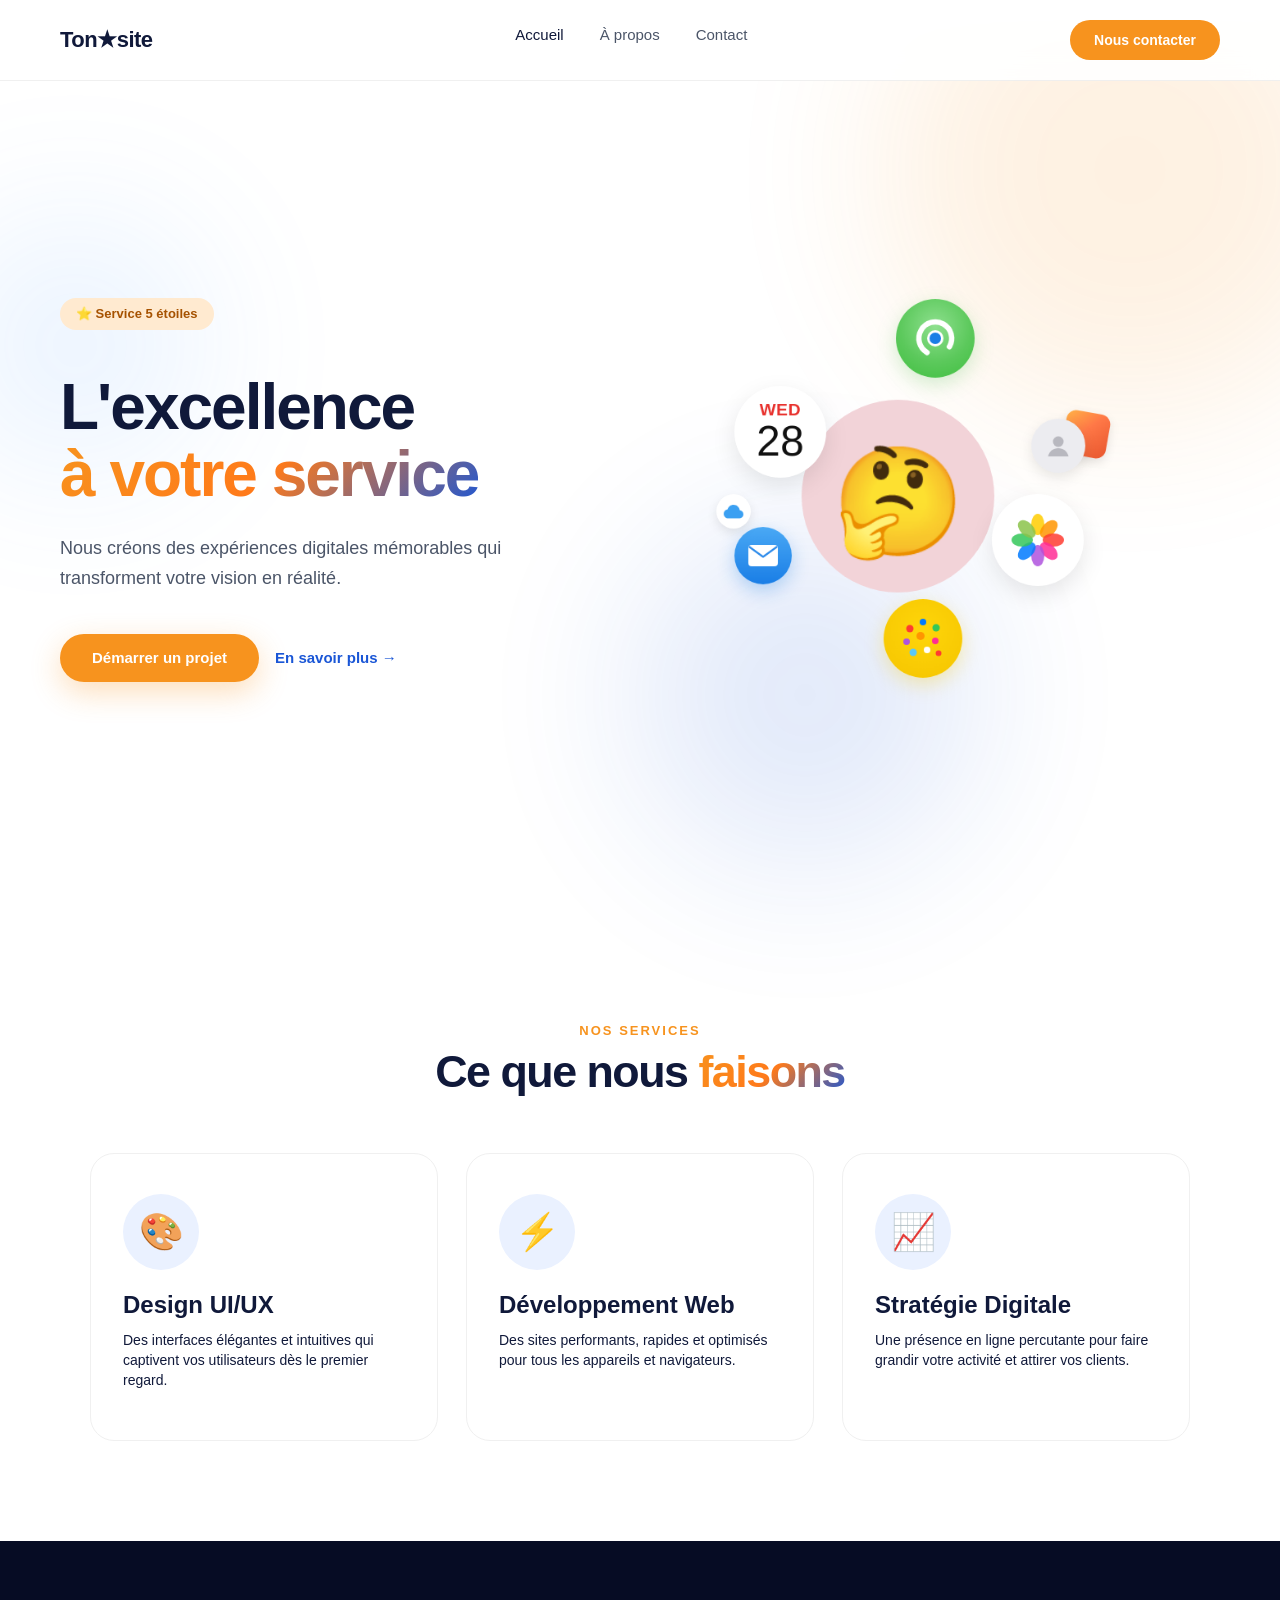
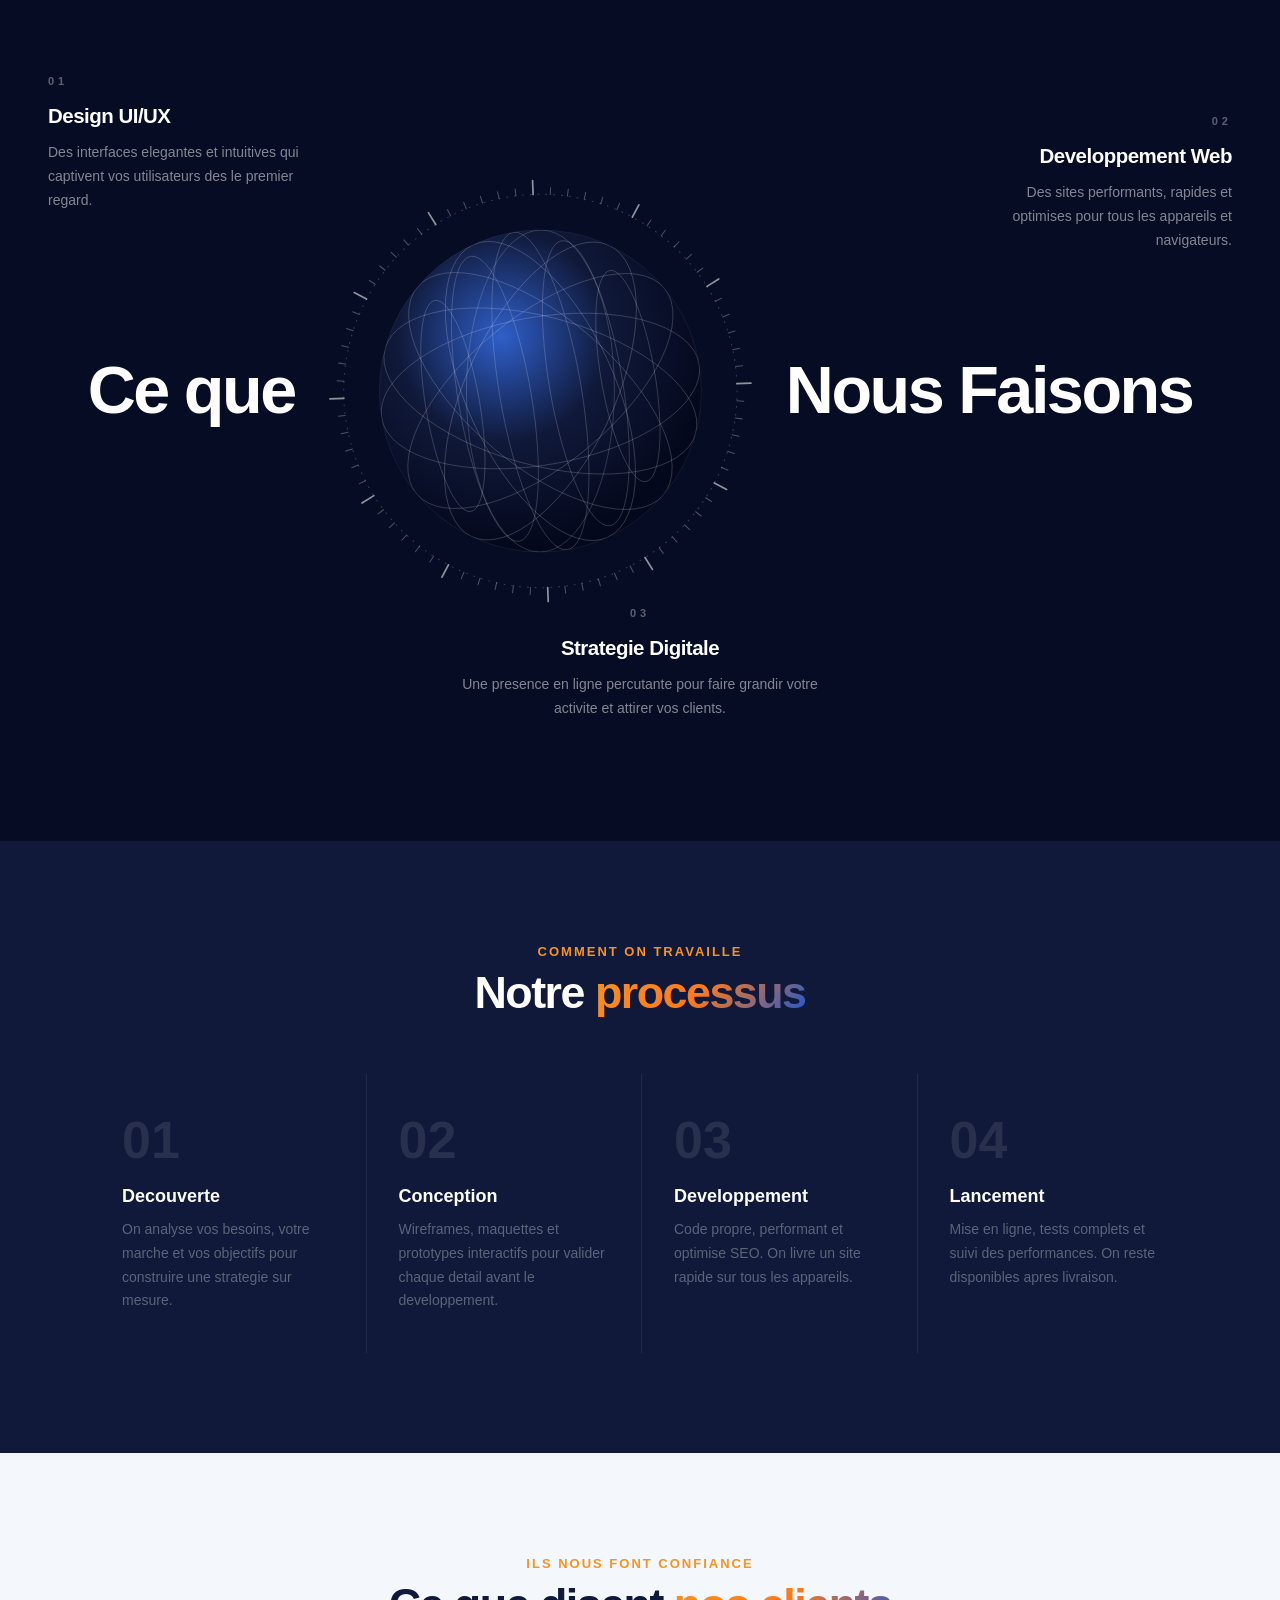
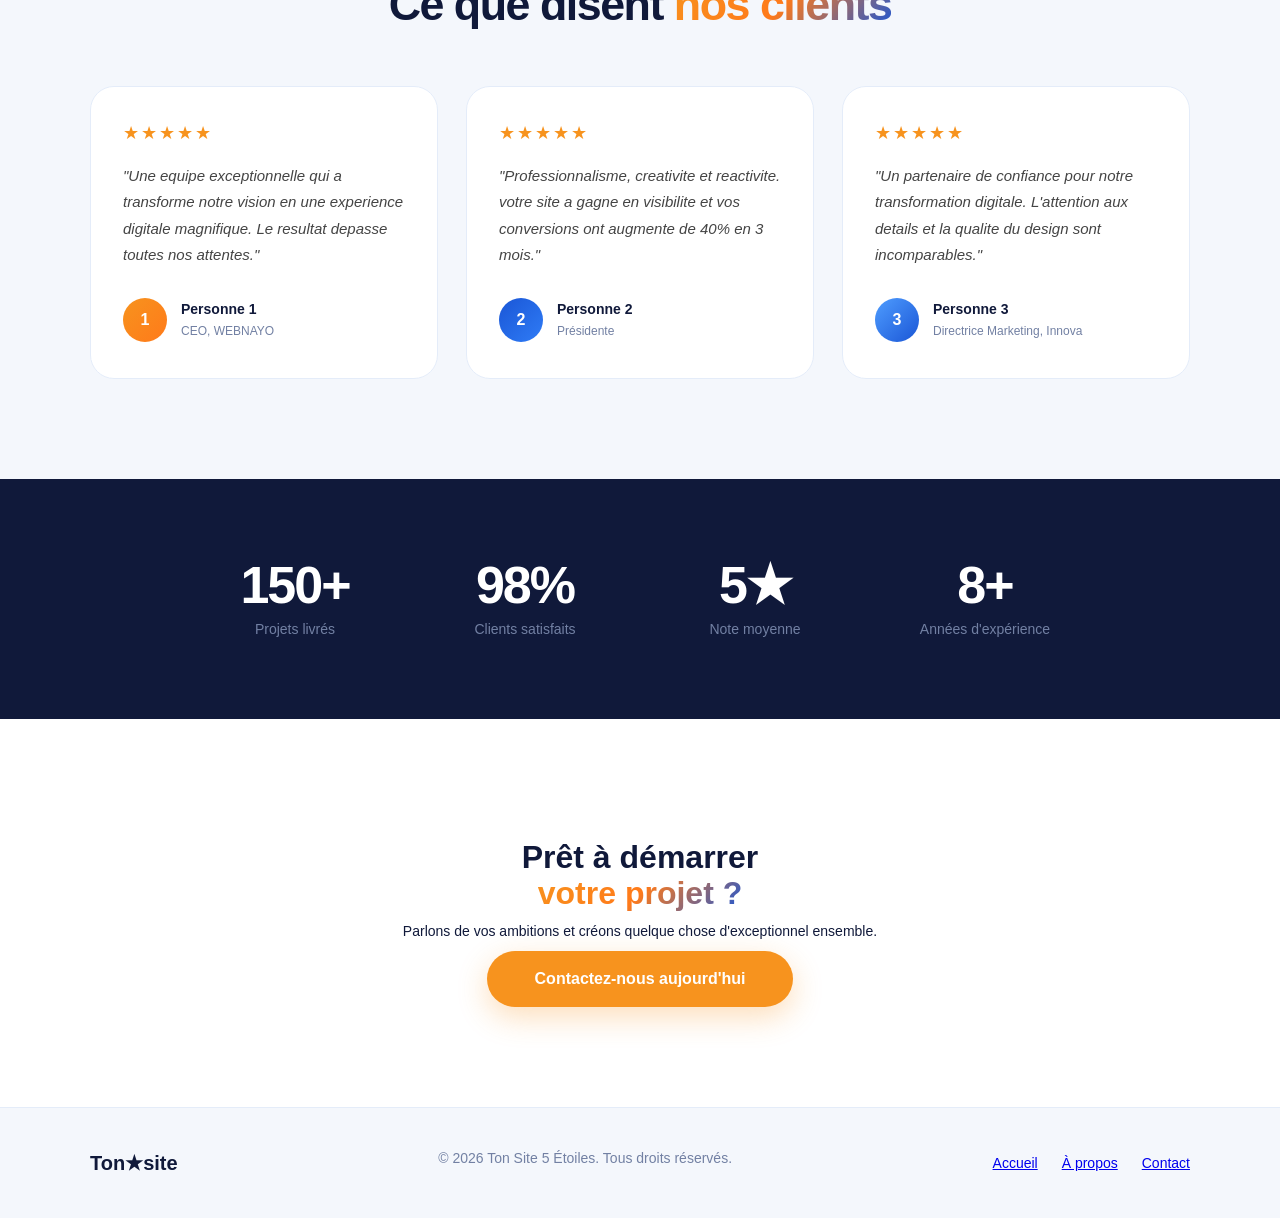
<file: index.html>
<!DOCTYPE html>
<html><head><meta charset="utf-8"/>
<link href="favicon.svg" rel="icon" type="image/svg+xml"/>
<title>Your new stars Site</title>
<meta content="width=device-width, initial-scale=1" name="viewport"/>
<link href="6a0da6b29614e8743e58b1a1/css/jeremies-five-star-site-17f12b.webflow.shared.10fe411de.css" rel="stylesheet" type="text/css"/>
<style id="orbit-override">

/* Permettre a la scene de deborder du hero sans etre coupee */
.fs-hero        { overflow: visible !important; }
.fs-hero-visual { overflow: visible !important; }

/* ── Scene "bulles" : pop d'entree + flottement independant par bulle,
   plus un parallaxe souris applique en JS (voir hero-parallax) ── */
.ic-scene {
  position: relative;
  width: 640px;
  height: 590px;
  transform: scale(.82);
  transform-origin: center center;
}

.ic-bubble {
  position: absolute;
  border-radius: 50%;
  display: flex;
  align-items: center;
  justify-content: center;
  opacity: 0;
  will-change: transform;
  animation:
    ic-pop .9s cubic-bezier(.175,.885,.32,1.4) var(--ic-delay, 0s) forwards,
    ic-float var(--ic-float-dur, 6s) ease-in-out calc(var(--ic-delay, 0s) + .9s) infinite;
}

.ic-memoji    { --ic-delay: .05s; --ic-float-dur: 7.2s; --ic-amp: -8px;  --ic-rot: .8deg;   }
.ic-findmy    { --ic-delay: .25s; --ic-float-dur: 5.6s; --ic-amp: -9px;  --ic-rot: -1.4deg; }
.ic-calendar  { --ic-delay: .40s; --ic-float-dur: 6.4s; --ic-amp: -10px; --ic-rot: 1.2deg;  }
.ic-cloud     { --ic-delay: .55s; --ic-float-dur: 4.8s; --ic-amp: -6px;  --ic-rot: -2deg;   }
.ic-mail      { --ic-delay: .50s; --ic-float-dur: 5.2s; --ic-amp: -8px;  --ic-rot: 1.6deg;  }
.ic-photocard { --ic-delay: .60s; --ic-float-dur: 7.4s; --ic-amp: -7px;  --ic-rot: 3deg;    }
.ic-contacts  { --ic-delay: .65s; --ic-float-dur: 6.8s; --ic-amp: -9px;  --ic-rot: -1.2deg; }
.ic-photos    { --ic-delay: .35s; --ic-float-dur: 6s;   --ic-amp: -10px; --ic-rot: 1deg;    }
.ic-invites   { --ic-delay: .70s; --ic-float-dur: 5.4s; --ic-amp: -8px;  --ic-rot: -1.6deg; }

@keyframes ic-pop {
  0%   { opacity: 0; transform: scale(.3) translateY(20px); }
  100% { opacity: 1; transform: scale(1) translateY(0); }
}
@keyframes ic-float {
  0%, 100% { transform: translateY(0) rotate(0deg); }
  50%      { transform: translateY(var(--ic-amp, -9px)) rotate(var(--ic-rot, 1.2deg)); }
}

.ic-memoji {
  width: 235px; height: 235px;
  left: 200px; top: 185px;
  background: #f2d3d8;
  z-index: 5;
  overflow: hidden;
}
.ic-memoji .ic-face {
  font-size: 130px;
  line-height: 1;
  transform: translateY(6px);
  animation: ic-think 11s ease-in-out infinite;
}
@keyframes ic-think {
  0%, 100% { transform: translateY(6px) rotate(0deg); }
  22%      { transform: translateY(2px) rotate(-4deg); }
  48%      { transform: translateY(6px) rotate(0deg); }
  74%      { transform: translateY(3px) rotate(3.5deg); }
}

.ic-findmy {
  width: 96px; height: 96px;
  left: 315px; top: 62px;
  background: radial-gradient(circle at 50% 35%, #8ee08e 0%, #5cc95c 55%, #3fbf3f 100%);
  box-shadow: 0 8px 24px rgba(80,190,80,.25);
  z-index: 6;
}

.ic-calendar {
  width: 112px; height: 112px;
  left: 118px; top: 168px;
  background: #fff;
  box-shadow: 0 10px 30px rgba(0,0,0,.10);
  flex-direction: column;
  z-index: 6;
}
.ic-calendar .ic-day  { color: #e8322e; font-size: 21px; font-weight: 700; letter-spacing: .5px; }
.ic-calendar .ic-date { color: #111; font-size: 52px; font-weight: 300; line-height: 1; margin-top: 2px; }

.ic-cloud {
  width: 42px; height: 42px;
  left: 96px; top: 300px;
  background: #fff;
  box-shadow: 0 5px 14px rgba(0,0,0,.10);
  z-index: 7;
}

.ic-mail {
  width: 70px; height: 70px;
  left: 118px; top: 340px;
  background: linear-gradient(180deg, #4aa9f5 0%, #1a7ee6 100%);
  box-shadow: 0 8px 22px rgba(30,130,230,.30);
  z-index: 6;
}

.ic-contacts {
  width: 66px; height: 66px;
  left: 480px; top: 208px;
  background: #ececf0;
  box-shadow: 0 6px 18px rgba(0,0,0,.10);
  z-index: 6;
}

.ic-photocard {
  width: 54px; height: 54px;
  left: 520px; top: 200px;
  z-index: 5;
}
.ic-photocard:after {
  content: "";
  position: absolute;
  inset: 0;
  border-radius: 12px;
  background: linear-gradient(135deg, #ffb347 0%, #ff7847 45%, #e8562e 100%);
  box-shadow: 0 5px 14px rgba(0,0,0,.12);
  transform: rotate(10deg);
}

.ic-photos {
  width: 112px; height: 112px;
  left: 432px; top: 300px;
  background: #fff;
  box-shadow: 0 10px 30px rgba(0,0,0,.10);
  z-index: 6;
}
.ic-photos svg { animation: ic-pinwheel 24s linear infinite; }
@keyframes ic-pinwheel { to { transform: rotate(360deg); } }

.ic-invites {
  width: 96px; height: 96px;
  left: 300px; top: 428px;
  background: radial-gradient(circle at 50% 40%, #ffd60a 0%, #f5c400 100%);
  box-shadow: 0 8px 24px rgba(245,200,0,.30);
  z-index: 4;
}

@media (max-width: 991px) { .ic-scene { transform: scale(.6); } }
@media (max-width: 767px) { .ic-scene { transform: scale(.48); } }
@media (max-width: 479px) { .ic-scene { transform: scale(.4); } }

</style>
<style id="fss3-style">

.fss3-section {
  background: #060c24;
  min-height: 100vh;
  display: flex;
  align-items: center;
  justify-content: center;
  padding: 100px 48px;
  overflow: hidden;
  position: relative;
}

/* Scene container de reference */
.fss3-scene {
  position: relative;
  width: 100%;
  max-width: 1280px;
  height: 680px;
}

/* ── Ligne centrale ── */
.fss3-center-row {
  position: absolute;
  top: 50%;
  left: 50%;
  transform: translate(-50%, -50%);
  display: flex;
  align-items: center;
  gap: 28px;
  pointer-events: none;
  white-space: nowrap;
}

.fss3-word {
  font-size: clamp(46px, 5.2vw, 84px);
  font-weight: 800;
  color: #fff;
  letter-spacing: -2.5px;
  line-height: 1;
}

.fss3-sphere-wrap {
  width:  clamp(260px, 34vw, 440px);
  height: clamp(260px, 34vw, 440px);
  flex-shrink: 0;
  pointer-events: auto;
}

/* ── Cartes de service ── */
.fss3-card {
  position: absolute;
  max-width: 280px;
}

.fss3-tl { top: 20px; left: 0; }
.fss3-tr { top: 60px; right: 0; text-align: right; max-width: 260px; }
.fss3-bc {
  bottom: 10px;
  left: 50%;
  transform: translateX(-50%);
  text-align: center;
  max-width: 380px;
}

/* textes cartes */
.fss3-num {
  display: block;
  font-size: 11px;
  font-weight: 700;
  color: rgba(255,255,255,0.35);
  letter-spacing: 4px;
  text-transform: uppercase;
  margin-bottom: 10px;
}

.fss3-title {
  font-size: clamp(18px, 1.6vw, 24px);
  font-weight: 800;
  color: #fff;
  letter-spacing: -0.5px;
  margin: 0 0 10px;
  transition: color .3s;
}

.fss3-desc {
  font-size: 14px;
  line-height: 1.7;
  color: rgba(255,255,255,0.5);
  margin: 0;
  transition: color .3s;
}

.fss3-card:hover .fss3-title { color: #f7931e; }
.fss3-card:hover .fss3-desc  { color: rgba(255,255,255,0.75); }

/* ── Reveal au scroll ── */
.fss3-reveal {
  opacity: 0;
  transition: opacity .85s ease, transform .85s ease;
}
.fss3-tl.fss3-reveal { transform: translate(-28px, 0); }
.fss3-tr.fss3-reveal { transform: translate( 28px, 0); }
.fss3-bc.fss3-reveal { transform: translateX(-50%) translateY(28px); }

.fss3-reveal.fss3-on { opacity: 1; }
.fss3-tl.fss3-reveal.fss3-on { transform: translate(0,0); transition-delay: 0ms; }
.fss3-tr.fss3-reveal.fss3-on { transform: translate(0,0); transition-delay:150ms; }
.fss3-bc.fss3-reveal.fss3-on { transform: translateX(-50%) translateY(0); transition-delay:300ms; }

</style>
<style id="responsive-fix">
/* =============================================================
   RESPONSIVE — Tablette (<=991px), Mobile (<=767px), XS (<=479px)
   ============================================================= */

/* ── TABLETTE (<=991px) ── */
@media (max-width: 991px) {

  /* Navigation */
  .fs-nav { padding: 16px 32px; }

  /* Hero : colonne + centrage */
  .fs-hero {
    flex-direction: column;
    padding: 100px 40px 60px;
    gap: 60px;
    text-align: center;
  }
  .fs-hero-content { max-width: 100%; }
  .fs-hero-actions { justify-content: center; }

  /* Hero visuel : rayon reduit */
  .fs-hero-visual { width: 400px !important; height: 400px !important; }

  /* Services */
  .fs-services { padding: 80px 40px; }
  .fs-services-grid { grid-template-columns: 1fr 1fr; }

  /* Stats */
  .fs-stats { padding: 60px 40px; }
  .fs-stats-grid { grid-template-columns: repeat(2, 1fr); gap: 32px; }

  /* CTA */
  .fs-cta-section { padding: 80px 40px; }

  /* Footer */
  .fs-footer { padding: 32px 40px; }
  .fs-footer-inner {
    flex-direction: column;
    gap: 16px;
    text-align: center;
  }
  .fs-footer-links { justify-content: center; }

  /* Section Ce que Nous Faisons */
  .fss3-section { padding: 80px 32px; min-height: auto; }
  .fss3-scene   { height: 760px; }
  .fss3-sphere-wrap { width: 300px !important; height: 300px !important; }
  .fss3-word { font-size: clamp(38px, 4.5vw, 60px); }
  .fss3-card { max-width: 230px; }
  .fss3-title { font-size: 18px !important; }
}

/* ── MOBILE (<=767px) ── */
@media (max-width: 767px) {

  /* Navigation */
  .fs-nav { padding: 14px 24px; gap: 12px; flex-wrap: wrap; }
  .fs-nav-links { gap: 18px; font-size: 14px; }

  /* Hero */
  .fs-hero { padding: 88px 24px 48px; gap: 40px; }

  /* Hero visuel : taille reduite */
  .fs-hero-visual { width: 320px !important; height: 320px !important; }

  /* Services */
  .fs-services { padding: 60px 24px; }
  .fs-services-grid { grid-template-columns: 1fr; gap: 20px; }

  /* Stats */
  .fs-stats { padding: 50px 24px; }
  .fs-stats-grid { grid-template-columns: repeat(2, 1fr); gap: 28px; }
  .fs-stat-num { font-size: 42px; }

  /* CTA */
  .fs-cta-section { padding: 60px 24px; }

  /* Footer */
  .fs-footer { padding: 28px 24px; }

  /* ── Section Ce que Nous Faisons : mode colonne ── */
  .fss3-section { padding: 60px 24px; }

  /* Scene passe en flex column */
  .fss3-scene {
    height: auto !important;
    display: flex !important;
    flex-direction: column !important;
    align-items: center !important;
    gap: 36px !important;
  }

  /* Ligne centrale : colonne (sphere entre les mots) */
  .fss3-center-row {
    position: static !important;
    transform: none !important;
    flex-direction: column !important;
    white-space: normal !important;
    text-align: center;
    gap: 16px;
    width: 100%;
    order: 2;
  }
  .fss3-word {
    font-size: clamp(34px, 8.5vw, 56px);
    letter-spacing: -1.5px;
  }
  .fss3-sphere-wrap {
    width: 260px !important;
    height: 260px !important;
  }

  /* Cartes : retour au flux normal */
  .fss3-card {
    position: static !important;
    transform: none !important;
    max-width: 100% !important;
    width: 100%;
    text-align: left !important;
  }
  .fss3-tl { order: 1; }
  .fss3-tr { order: 3; }
  .fss3-bc { order: 4; }

  /* Reveal simplifie pour mobile */
  .fss3-tl.fss3-reveal,
  .fss3-tr.fss3-reveal,
  .fss3-bc.fss3-reveal {
    transform: translateY(24px) !important;
  }
  .fss3-tl.fss3-reveal.fss3-on,
  .fss3-tr.fss3-reveal.fss3-on,
  .fss3-bc.fss3-reveal.fss3-on {
    transform: translateY(0) !important;
  }

  .fss3-title { font-size: 20px !important; }
  .fss3-desc  { font-size: 14px; }
}

/* ── PETIT MOBILE (<=479px) ── */
@media (max-width: 479px) {

  /* Navigation : cache les liens, garde logo + CTA */
  .fs-nav { padding: 12px 20px; }
  .fs-nav-links { display: none; }

  /* Hero */
  .fs-hero { padding: 76px 20px 40px; gap: 32px; }

  /* Hero visuel : tres reduit */
  .fs-hero-visual { width: 270px !important; height: 270px !important; }

  /* Services */
  .fs-services { padding: 48px 20px; }
  .fs-service-card { padding: 28px 24px; }

  /* Stats */
  .fs-stats { padding: 40px 20px; }
  .fs-stat-num { font-size: 36px; }
  .fs-stat-label { font-size: 13px; }

  /* CTA */
  .fs-cta-section { padding: 48px 20px; }

  /* Footer */
  .fs-footer { padding: 22px 20px; }

  /* Section Ce que Nous Faisons */
  .fss3-section { padding: 48px 20px; }
  .fss3-sphere-wrap { width: 220px !important; height: 220px !important; }
  .fss3-word { font-size: clamp(28px, 7.5vw, 44px); }
  .fss3-title { font-size: 18px !important; }
}
</style>
<style id="shared-extra">

/* ── Temoignages ── */
.fs-testimonials {
  background: #f4f7fc;
  padding: 100px 60px;
}
.fs-testi-grid {
  display: grid;
  grid-template-columns: repeat(3,1fr);
  gap: 28px;
  max-width: 1100px;
  margin: 0 auto;
}
.fs-testi-card {
  background: #fff;
  border: 1px solid #e4ecf9;
  border-radius: 24px;
  padding: 36px 32px;
  display: flex;
  flex-direction: column;
  gap: 20px;
  transition: box-shadow .3s, transform .3s;
}
.fs-testi-card:hover {
  box-shadow: 0 16px 48px rgba(0,0,0,.08);
  transform: translateY(-4px);
}
.fs-testi-stars { color: #f7931e; font-size: 18px; letter-spacing: 2px; }
.fs-testi-text  { color: #444; font-size: 15px; line-height: 1.75; font-style: italic; flex: 1; }
.fs-testi-author { display: flex; align-items: center; gap: 14px; }
.fs-testi-avatar {
  width: 44px; height: 44px; border-radius: 50%;
  display: flex; align-items: center; justify-content: center;
  font-weight: 800; font-size: 16px; color: #fff; flex-shrink: 0;
}
.fs-testi-name  { font-weight: 700; font-size: 14px; color: #10193a; }
.fs-testi-role  { font-size: 12px; color: #7280a3; margin-top: 2px; }

/* ── Processus ── */
.fs-process {
  background: #10193a;
  padding: 100px 60px;
}
.fs-process-grid {
  display: grid;
  grid-template-columns: repeat(4,1fr);
  gap: 2px;
  max-width: 1100px;
  margin: 48px auto 0;
}
.fs-process-step {
  padding: 40px 32px;
  border-left: 1px solid rgba(255,255,255,.08);
  opacity: 0;
  transform: translateY(36px);
  transition: opacity .7s ease, transform .7s ease;
}
.fs-process-step:first-child { border-left: none; }
.fs-process-step.fs-visible  { opacity: 1; transform: translateY(0); }
.fs-process-num  { font-size: 52px; font-weight: 800; color: rgba(255,255,255,.1); line-height:1; margin-bottom:20px; }
.fs-process-title { font-size: 18px; font-weight: 800; color: #fff; margin-bottom: 12px; }
.fs-process-desc  { font-size: 14px; color: #5b6478; line-height: 1.7; }

/* ── Hero About ── */
.fs-about-hero-wrap {
  background: #fff;
  padding: 160px 60px 100px;
  text-align: center;
  position: relative;
  overflow: hidden;
}
.fs-about-badge {
  display: inline-flex; align-items: center; gap: 6px;
  background: #ffead0; color: #a65200;
  border-radius: 100px; padding: 6px 18px;
  font-size: 13px; font-weight: 700;
  margin-bottom: 28px;
}
.fs-about-h1 {
  font-size: clamp(40px,5.5vw,76px);
  font-weight: 800; letter-spacing: -2.5px;
  color: #10193a; line-height: 1.05; margin-bottom: 28px;
}
.fs-about-sub {
  font-size: 18px; color: #4b5568; line-height: 1.7;
  max-width: 620px; margin: 0 auto 60px;
}
.fs-about-stats {
  display: flex; justify-content: center; gap: 64px;
  flex-wrap: wrap;
}
.fs-about-stat-val {
  font-size: 48px; font-weight: 800; letter-spacing:-2px; color:#10193a; line-height:1;
}
.fs-about-stat-lbl { font-size: 13px; color: #7280a3; margin-top: 6px; font-weight: 500; }

/* ── Histoire ── */
.fs-histoire {
  background: #f4f7fc;
  padding: 100px 60px;
}
.fs-histoire-inner {
  display: grid;
  grid-template-columns: 1fr 1fr;
  gap: 80px;
  align-items: center;
  max-width: 1100px;
  margin: 0 auto;
}
.fs-histoire-year {
  font-size: clamp(100px,12vw,160px);
  font-weight: 800; color: rgba(0,0,0,.06);
  line-height: 1; letter-spacing: -6px; margin-bottom: 8px;
}
.fs-histoire-subtitle { color: #f7931e; font-size: 13px; font-weight: 700; letter-spacing: 3px; text-transform: uppercase; margin-bottom: 16px; }
.fs-histoire-h2 { font-size: clamp(28px,3vw,44px); font-weight: 800; color: #10193a; letter-spacing:-1.5px; margin-bottom: 20px; }
.fs-histoire-p  { font-size: 16px; color: #4b5568; line-height: 1.8; margin-bottom: 16px; }
.fs-histoire-visual {
  position: relative; height: 420px;
  display: flex; align-items: center; justify-content: center;
}
.fs-histoire-box {
  width: 280px; height: 280px; border-radius: 36px;
  background: linear-gradient(135deg,#10193a 0%,#1a3170 100%);
  display: flex; align-items: center; justify-content: center;
  font-size: 90px;
  animation: fs-float 5s ease-in-out infinite;
  box-shadow: 0 24px 64px rgba(0,0,0,.18);
}
.fs-histoire-tag {
  position: absolute; background: #fff;
  border-radius: 14px; padding: 12px 20px;
  font-size: 13px; font-weight: 700;
  box-shadow: 0 4px 20px rgba(0,0,0,.1);
}
.fs-histoire-tag-1 { top: 32px; right: 16px; color: #f7931e; }
.fs-histoire-tag-2 { bottom: 48px; left: 0; color: #1a56d6; }

/* ── Equipe ── */
.fs-equipe { background: #fff; padding: 100px 60px; }
.fs-equipe-grid {
  display: grid; grid-template-columns: repeat(3,1fr);
  gap: 36px; max-width: 900px; margin: 64px auto 0;
}
.fs-equipe-card { text-align: center; }
.fs-equipe-avatar {
  width: 110px; height: 110px; border-radius: 50%;
  display: flex; align-items: center; justify-content: center;
  font-size: 40px; font-weight: 800; color: #fff;
  margin: 0 auto 20px;
}
.fs-equipe-name { font-size: 20px; font-weight: 800; color: #10193a; margin-bottom: 6px; }
.fs-equipe-role { font-size: 13px; color: #f7931e; font-weight: 700; letter-spacing: 2px; text-transform: uppercase; margin-bottom: 14px; }
.fs-equipe-bio  { font-size: 14px; color: #5b6478; line-height: 1.7; }

/* ── Valeurs ── */
.fs-valeurs { background: #060c24; padding: 100px 60px; }
.fs-valeurs-grid {
  display: grid; grid-template-columns: repeat(3,1fr);
  gap: 24px; max-width: 1000px; margin: 64px auto 0;
}
.fs-valeur-card {
  border: 1px solid rgba(255,255,255,.08);
  border-radius: 24px; padding: 40px 32px;
  transition: border-color .3s, background .3s;
}
.fs-valeur-card:hover { background: rgba(255,255,255,.04); border-color: rgba(247,147,30,.4); }
.fs-valeur-emoji { font-size: 36px; margin-bottom: 20px; }
.fs-valeur-title { font-size: 20px; font-weight: 800; color: #fff; margin-bottom: 12px; letter-spacing:-.5px; }
.fs-valeur-desc  { font-size: 14px; color: rgba(255,255,255,.5); line-height: 1.75; }

/* ── CTA About ── */
.fs-cta-about {
  background: linear-gradient(135deg,#f7931e 0%,#ff7a1a 50%,#1a56d6 100%);
  padding: 100px 60px; text-align: center;
}
.fs-cta-about h2 { font-size: clamp(36px,4.5vw,64px); font-weight:800; color:#fff; letter-spacing:-2px; margin-bottom:20px; }
.fs-cta-about p  { font-size:18px; color:rgba(255,255,255,.85); max-width:520px; margin:0 auto 40px; line-height:1.7; }
.fs-btn-white-lg {
  background:#fff; color:#10193a; border-radius:100px;
  padding:16px 44px; font-size:16px; font-weight:700;
  text-decoration:none; display:inline-block;
  transition: transform .2s, box-shadow .2s;
}
.fs-btn-white-lg:hover { transform:translateY(-2px); box-shadow:0 16px 40px rgba(0,0,0,.2); }

/* ── Reveal generique ── */
.fs-reveal-up {
  opacity: 0; transform: translateY(40px);
  transition: opacity .75s ease, transform .75s ease;
}
.fs-reveal-up.fs-visible { opacity:1; transform:translateY(0); }

/* ── Responsive additions ── */
@media (max-width: 991px) {
  .fs-testi-grid   { grid-template-columns: 1fr 1fr; }
  .fs-process-grid { grid-template-columns: 1fr 1fr; }
  .fs-histoire-inner { grid-template-columns: 1fr; gap:40px; }
  .fs-histoire-visual { height: 280px; order: -1; }
  .fs-histoire-box { width: 200px; height: 200px; font-size: 64px; }
  .fs-equipe-grid  { grid-template-columns: 1fr 1fr; }
  .fs-valeurs-grid { grid-template-columns: 1fr 1fr; }
  .fs-about-stats  { gap: 40px; }
  .fs-testimonials,.fs-process,.fs-about-hero-wrap,
  .fs-histoire,.fs-equipe,.fs-valeurs,.fs-cta-about { padding: 80px 40px; }
  .fs-about-hero-wrap { padding-top: 130px; }
}
@media (max-width: 767px) {
  .fs-testi-grid   { grid-template-columns: 1fr; }
  .fs-process-grid { grid-template-columns: 1fr 1fr; gap: 0; }
  .fs-equipe-grid  { grid-template-columns: 1fr; }
  .fs-valeurs-grid { grid-template-columns: 1fr; }
  .fs-about-stats  { gap: 28px; }
  .fs-about-stat-val { font-size: 38px; }
  .fs-testimonials,.fs-process,.fs-about-hero-wrap,
  .fs-histoire,.fs-equipe,.fs-valeurs,.fs-cta-about { padding: 60px 24px; }
  .fs-about-hero-wrap { padding-top: 110px; }
  .fs-histoire-year { font-size: 80px; }
}
@media (max-width: 479px) {
  .fs-process-grid { grid-template-columns: 1fr; }
  .fs-about-stats  { flex-direction: column; gap: 20px; }
  .fs-testimonials,.fs-process,.fs-about-hero-wrap,
  .fs-histoire,.fs-equipe,.fs-valeurs,.fs-cta-about { padding: 48px 20px; }
  .fs-about-hero-wrap { padding-top: 90px; }
}
</style>
</head><body class="body"><div class="fs-site"><nav class="fs-nav"><div class="fs-nav-logo">Ton<span>★</span>site</div><ul class="fs-nav-links" role="list"><li><a aria-current="page" class="fs-nav-link active w--current" href="index.html">Accueil</a></li><li><a class="fs-nav-link" href="a-propos/index.html">À propos</a></li><li><a class="fs-nav-link" href="contact/index.html">Contact</a></li></ul><a class="fs-nav-cta" href="contact/index.html">Nous contacter</a></nav><section class="fs-hero"><div class="fs-hero-bg"><div class="fs-orb fs-orb-1"></div><div class="fs-orb fs-orb-2"></div><div class="fs-orb fs-orb-3"></div></div><div class="fs-hero-content"><div class="fs-badge">⭐ Service 5 étoiles</div><h1 class="fs-hero-title">L'excellence<br/><span class="fs-gradient-text">à votre service</span></h1><p class="fs-hero-sub">Nous créons des expériences digitales mémorables qui transforment votre vision en réalité.</p><div class="fs-hero-actions"><a class="fs-btn-primary" href="contact/index.html">Démarrer un projet</a><a class="fs-btn-ghost" href="a-propos/index.html">En savoir plus →</a></div></div><div class="fs-hero-visual"><div class="ic-scene" id="icScene">
<div class="ic-bubble ic-findmy"><svg width="58" height="58" viewBox="0 0 58 58" fill="none"><circle cx="29" cy="29" r="20" stroke="#fff" stroke-width="6.5" stroke-dasharray="94 32" stroke-linecap="round" transform="rotate(120 29 29)"></circle><circle cx="29" cy="29" r="8.5" fill="#1a7ee6"></circle><circle cx="29" cy="29" r="8.5" fill="none" stroke="#fff" stroke-width="3"></circle></svg></div>
<div class="ic-bubble ic-calendar"><div class="ic-day">WED</div><div class="ic-date">28</div></div>
<div class="ic-bubble ic-memoji"><div class="ic-face" id="icFace">🤔</div></div>
<div class="ic-bubble ic-cloud"><svg width="26" height="18" viewBox="0 0 26 18" fill="none"><path d="M20.5 17.5H6.8C3.6 17.5 1 15 1 11.9c0-2.8 2.1-5.1 4.8-5.5C6.7 3.2 9.6 1 13 1c3.9 0 7.1 2.9 7.6 6.7 2.5.3 4.4 2.4 4.4 4.9 0 2.7-2 4.9-4.5 4.9z" fill="#3ba0f2"></path></svg></div>
<div class="ic-bubble ic-mail"><svg width="38" height="28" viewBox="0 0 38 28" fill="none"><rect x="1" y="1" width="36" height="26" rx="4" fill="#fff"></rect><path d="M2.5 3.5 19 15.5 35.5 3.5" stroke="#2f8ceb" stroke-width="2.2" fill="none" stroke-linecap="round" stroke-linejoin="round"></path></svg></div>
<div class="ic-bubble ic-photocard"></div>
<div class="ic-bubble ic-contacts"><svg width="34" height="34" viewBox="0 0 34 34" fill="none"><circle cx="17" cy="12" r="6.5" fill="#b8b8bf"></circle><path d="M4.5 30c1.5-6.5 6.5-10 12.5-10s11 3.5 12.5 10" fill="#b8b8bf"></path></svg></div>
<div class="ic-bubble ic-photos"><svg width="66" height="66" viewBox="0 0 66 66" fill="none"><g><ellipse cx="33" cy="14" rx="8" ry="13" fill="#ffcc00" opacity=".85"></ellipse><ellipse cx="46.4" cy="19.6" rx="8" ry="13" fill="#ff9500" opacity=".85" transform="rotate(45 46.4 19.6)"></ellipse><ellipse cx="52" cy="33" rx="13" ry="8" fill="#ff3b30" opacity=".85"></ellipse><ellipse cx="46.4" cy="46.4" rx="8" ry="13" fill="#ff2d95" opacity=".85" transform="rotate(-45 46.4 46.4)"></ellipse><ellipse cx="33" cy="52" rx="8" ry="13" fill="#af52de" opacity=".85"></ellipse><ellipse cx="19.6" cy="46.4" rx="8" ry="13" fill="#007aff" opacity=".85" transform="rotate(45 19.6 46.4)"></ellipse><ellipse cx="14" cy="33" rx="13" ry="8" fill="#34c759" opacity=".85"></ellipse><ellipse cx="19.6" cy="19.6" rx="8" ry="13" fill="#8bc34a" opacity=".85" transform="rotate(-45 19.6 19.6)"></ellipse></g></svg></div>
<div class="ic-bubble ic-invites"><svg width="60" height="60" viewBox="0 0 60 60" fill="none"><circle cx="14" cy="18" r="4.5" fill="#ff3b30"></circle><circle cx="30" cy="10" r="4" fill="#007aff"></circle><circle cx="46" cy="17" r="4.5" fill="#34c759"></circle><circle cx="10" cy="34" r="4" fill="#af52de"></circle><circle cx="27" cy="27" r="5" fill="#ff9500"></circle><circle cx="45" cy="33" r="4" fill="#ff2d95"></circle><circle cx="18" cy="47" r="4.5" fill="#5ac8fa"></circle><circle cx="35" cy="44" r="4" fill="#ffffff"></circle><circle cx="49" cy="48" r="3.5" fill="#ff3b30"></circle></svg></div>
</div></div></section><section class="fs-services"><div class="fs-section-header"><span class="fs-label">Nos services</span><h2 class="fs-section-title">Ce que nous <span class="fs-gradient-text">faisons</span></h2></div><div class="fs-services-grid"><div class="fs-service-card"><div class="fs-service-icon">🎨</div><h3>Design UI/UX</h3><p>Des interfaces élégantes et intuitives qui captivent vos utilisateurs dès le premier regard.</p></div><div class="fs-service-card"><div class="fs-service-icon">⚡</div><h3>Développement Web</h3><p>Des sites performants, rapides et optimisés pour tous les appareils et navigateurs.</p></div><div class="fs-service-card"><div class="fs-service-icon">📈</div><h3>Stratégie Digitale</h3><p>Une présence en ligne percutante pour faire grandir votre activité et attirer vos clients.</p></div></div></section>
<section class="fss3-section">
<div class="fss3-scene">
<!-- Carte 1 : haut-gauche -->
<div class="fss3-card fss3-tl fss3-reveal">
<span class="fss3-num">01</span>
<h3 class="fss3-title">Design UI/UX</h3>
<p class="fss3-desc">Des interfaces elegantes et intuitives
        qui captivent vos utilisateurs des le premier regard.</p>
</div>
<!-- Carte 2 : haut-droite -->
<div class="fss3-card fss3-tr fss3-reveal">
<span class="fss3-num">02</span>
<h3 class="fss3-title">Developpement Web</h3>
<p class="fss3-desc">Des sites performants, rapides et optimises
        pour tous les appareils et navigateurs.</p>
</div>
<!-- Ligne centrale : Ce que [SPHERE] Nous Faisons -->
<div class="fss3-center-row">
<span class="fss3-word">Ce que</span>
<div class="fss3-sphere-wrap">
<svg id="fss3-svg" overflow="visible" viewbox="0 0 500 500" xmlns="http://www.w3.org/2000/svg">
<defs>
<radialgradient cx="38%" cy="33%" id="fss3-sg" r="65%">
<stop offset="0%" stop-color="#2f5fc9"></stop>
<stop offset="50%" stop-color="#10193a"></stop>
<stop offset="100%" stop-color="#04081c"></stop>
</radialgradient>
<clippath id="fss3-sc">
<circle cx="250" cy="250" r="185"></circle>
</clippath>
</defs>
<!-- Fond sphere -->
<circle cx="250" cy="250" fill="url(#fss3-sg)" r="185"></circle>
<!-- Reseau filaire (tourne au scroll) -->
<g clip-path="url(#fss3-sc)" fill="none" id="fss3-wire" stroke="rgba(255,255,255,0.22)" stroke-width="0.9">
<!-- Meridiens -->
<ellipse cx="250" cy="250" rx="85" ry="185" transform="rotate(0,250,250)"></ellipse>
<ellipse cx="250" cy="250" rx="85" ry="185" transform="rotate(25,250,250)"></ellipse>
<ellipse cx="250" cy="250" rx="85" ry="185" transform="rotate(50,250,250)"></ellipse>
<ellipse cx="250" cy="250" rx="85" ry="185" transform="rotate(75,250,250)"></ellipse>
<ellipse cx="250" cy="250" rx="85" ry="185" transform="rotate(100,250,250)"></ellipse>
<ellipse cx="250" cy="250" rx="85" ry="185" transform="rotate(125,250,250)"></ellipse>
<ellipse cx="250" cy="250" rx="85" ry="185" transform="rotate(150,250,250)"></ellipse>
<!-- Paralleles -->
<ellipse cx="250" cy="250" rx="185" ry="47"></ellipse>
<ellipse cx="250" cy="197" rx="166" ry="42"></ellipse>
<ellipse cx="250" cy="303" rx="166" ry="42"></ellipse>
<ellipse cx="250" cy="148" rx="123" ry="31"></ellipse>
<ellipse cx="250" cy="352" rx="123" ry="31"></ellipse>
</g>
<!-- Bord sphere -->
<circle cx="250" cy="250" fill="none" r="185" stroke="rgba(255,255,255,0.07)" stroke-width="1"></circle>
<!-- Anneau + ticks (counter-tourne) -->
<g id="fss3-ring-grp">
<circle cx="250" cy="250" fill="none" r="226" stroke="rgba(255,255,255,0.2)" stroke-dasharray="2 7" stroke-width="1.2"></circle>
<g id="fss3-ticks" stroke-linecap="round"></g>
</g>
</svg>
</div>
<span class="fss3-word">Nous Faisons</span>
</div>
<!-- Carte 3 : bas-centre -->
<div class="fss3-card fss3-bc fss3-reveal">
<span class="fss3-num">03</span>
<h3 class="fss3-title">Strategie Digitale</h3>
<p class="fss3-desc">Une presence en ligne percutante pour faire
        grandir votre activite et attirer vos clients.</p>
</div>
</div>
</section>
<section class="fs-process">
<div class="fs-section-header fs-reveal-up" style="text-align:center">
<span class="fs-label" style="color:#f7931e">Comment on travaille</span>
<h2 class="fs-section-title" style="color:#fff">Notre <span class="fs-gradient-text">processus</span></h2>
</div>
<div class="fs-process-grid">
<div class="fs-process-step" style="transition-delay:0ms">
<div class="fs-process-num">01</div>
<div class="fs-process-title">Decouverte</div>
<div class="fs-process-desc">On analyse vos besoins, votre marche et vos objectifs pour construire une strategie sur mesure.</div>
</div>
<div class="fs-process-step" style="transition-delay:120ms">
<div class="fs-process-num">02</div>
<div class="fs-process-title">Conception</div>
<div class="fs-process-desc">Wireframes, maquettes et prototypes interactifs pour valider chaque detail avant le developpement.</div>
</div>
<div class="fs-process-step" style="transition-delay:240ms">
<div class="fs-process-num">03</div>
<div class="fs-process-title">Developpement</div>
<div class="fs-process-desc">Code propre, performant et optimise SEO. On livre un site rapide sur tous les appareils.</div>
</div>
<div class="fs-process-step" style="transition-delay:360ms">
<div class="fs-process-num">04</div>
<div class="fs-process-title">Lancement</div>
<div class="fs-process-desc">Mise en ligne, tests complets et suivi des performances. On reste disponibles apres livraison.</div>
</div>
</div>
</section>
<section class="fs-testimonials">
<div class="fs-section-header fs-reveal-up">
<span class="fs-label">Ils nous font confiance</span>
<h2 class="fs-section-title">Ce que disent <span class="fs-gradient-text">nos clients</span></h2>
</div>
<div class="fs-testi-grid">
<div class="fs-testi-card fs-reveal-up" style="transition-delay:0ms">
<div class="fs-testi-stars">★★★★★</div>
<p class="fs-testi-text">"Une equipe exceptionnelle qui a transforme notre vision en une experience digitale magnifique. Le resultat depasse toutes nos attentes."</p>
<div class="fs-testi-author">
<div class="fs-testi-avatar" style="background:linear-gradient(135deg,#f7931e,#ff7a1a)">1</div>
<div>
<div class="fs-testi-name">Personne 1</div>
<div class="fs-testi-role">CEO, WEBNAYO </div>
</div>
</div>
</div>
<div class="fs-testi-card fs-reveal-up" style="transition-delay:120ms">
<div class="fs-testi-stars">★★★★★</div>
<p class="fs-testi-text">"Professionnalisme, creativite et reactivite. votre site a gagne en visibilite et vos conversions ont augmente de 40% en 3 mois."</p>
<div class="fs-testi-author">
<div class="fs-testi-avatar" style="background:linear-gradient(135deg,#1a56d6,#2f7cf6)">2</div>
<div>
<div class="fs-testi-name">Personne 2</div>
<div class="fs-testi-role">Présidente</div>
</div>
</div>
</div>
<div class="fs-testi-card fs-reveal-up" style="transition-delay:240ms">
<div class="fs-testi-stars">★★★★★</div>
<p class="fs-testi-text">"Un partenaire de confiance pour notre transformation digitale. L'attention aux details et la qualite du design sont incomparables."</p>
<div class="fs-testi-author">
<div class="fs-testi-avatar" style="background:linear-gradient(135deg,#4f9dff,#1a56d6)">3</div>
<div>
<div class="fs-testi-name">Personne 3</div>
<div class="fs-testi-role">Directrice Marketing, Innova</div>
</div>
</div>
</div>
</div>
</section>
<section class="fs-stats"><div class="fs-stats-grid"><div class="fs-stat-item"><div class="fs-stat-num">150+</div><div class="fs-stat-label">Projets livrés</div></div><div class="fs-stat-item"><div class="fs-stat-num">98%</div><div class="fs-stat-label">Clients satisfaits</div></div><div class="fs-stat-item"><div class="fs-stat-num">5★</div><div class="fs-stat-label">Note moyenne</div></div><div class="fs-stat-item"><div class="fs-stat-num">8+</div><div class="fs-stat-label">Années d'expérience</div></div></div></section><section class="fs-cta-section"><div class="fs-cta-inner"><h2>Prêt à démarrer<br/><span class="fs-gradient-text">votre projet ?</span></h2><p>Parlons de vos ambitions et créons quelque chose d'exceptionnel ensemble.</p><a class="fs-btn-primary fs-btn-large" href="contact/index.html">Contactez-nous aujourd'hui</a></div></section><footer class="fs-footer"><div class="fs-footer-inner"><div class="fs-footer-logo">Ton<span>★</span>site</div><p class="fs-footer-copy">© 2026 Ton Site 5 Étoiles. Tous droits réservés.</p><div class="fs-footer-links"><a aria-current="page" class="active w--current" href="index.html">Accueil</a><a class="" href="a-propos/index.html">À propos</a><a class="" href="contact/index.html">Contact</a></div></div></footer></div><script src="js/jquery-3.5.1.min.dc5e7f18c8.js" type="text/javascript"></script><script src="6a0da6b29614e8743e58b1a1/js/webflow.751e0867.c4af84be1c21006a.js" type="text/javascript"></script>
<script id="fss3-script">
(function () {

  /* ── Ticks sur l anneau ── */
  var ticks = document.getElementById('fss3-ticks');
  if (ticks) {
    for (var i = 0; i < 72; i++) {
      var a = (i * 5 - 90) * Math.PI / 180;
      var R = 226;
      var long = (i % 6 === 0);
      var len  = long ? 16 : 8;
      var x1 = (250 + R * Math.cos(a)).toFixed(2);
      var y1 = (250 + R * Math.sin(a)).toFixed(2);
      var x2 = (250 + (R + len) * Math.cos(a)).toFixed(2);
      var y2 = (250 + (R + len) * Math.sin(a)).toFixed(2);
      var ln = document.createElementNS('http://www.w3.org/2000/svg','line');
      ln.setAttribute('x1', x1); ln.setAttribute('y1', y1);
      ln.setAttribute('x2', x2); ln.setAttribute('y2', y2);
      ln.setAttribute('stroke', long ? 'rgba(255,255,255,0.55)' : 'rgba(255,255,255,0.28)');
      ln.setAttribute('stroke-width', long ? '2' : '1.2');
      ticks.appendChild(ln);
    }
  }

  /* ── Rotation sphere + anneau au scroll ── */
  var wire   = document.getElementById('fss3-wire');
  var ringGrp = document.getElementById('fss3-ring-grp');
  var section = document.querySelector('.fss3-section');
  var rot = 0, target = 0;

  window.addEventListener('scroll', function () {
    if (!section) return;
    var rect = section.getBoundingClientRect();
    var p = Math.max(0, Math.min(1, -rect.top / (section.offsetHeight - window.innerHeight + 1)));
    target = p * 180;
  });

  (function loop() {
    rot += (target - rot) * 0.07;
    if (wire)    wire.setAttribute('transform',
                   'rotate(' + rot.toFixed(2) + ',250,250)');
    if (ringGrp) ringGrp.setAttribute('transform',
                   'rotate(' + (-rot * 0.4).toFixed(2) + ',250,250)');
    requestAnimationFrame(loop);
  })();

  /* ── Reveal cartes ── */
  var obs = new IntersectionObserver(function (entries) {
    entries.forEach(function (e) {
      if (e.isIntersecting) e.target.classList.add('fss3-on');
    });
  }, { threshold: 0.2 });
  document.querySelectorAll('.fss3-reveal').forEach(function (el) {
    obs.observe(el);
  });

})();
</script>
<script id="shared-extra-js">
(function(){
  var obs = new IntersectionObserver(function(entries){
    entries.forEach(function(e){
      if(e.isIntersecting){
        e.target.classList.add('fs-visible');
      }
    });
  },{threshold:0.15});
  document.querySelectorAll(
    '.fs-process-step, .fs-reveal-up, .fs-testi-card'
  ).forEach(function(el){ obs.observe(el); });

  // counter animation
  document.querySelectorAll('[data-count]').forEach(function(el){
    var target = parseInt(el.getAttribute('data-count'));
    var obs2 = new IntersectionObserver(function(entries){
      if(!entries[0].isIntersecting) return;
      obs2.disconnect();
      var start = 0, duration = 1800;
      var startTime = null;
      function step(ts){
        if(!startTime) startTime = ts;
        var progress = Math.min((ts-startTime)/duration,1);
        var ease = 1 - Math.pow(1-progress,3);
        el.textContent = Math.round(ease*target) + (el.getAttribute('data-suffix')||'');
        if(progress<1) requestAnimationFrame(step);
      }
      requestAnimationFrame(step);
    },{threshold:0.5});
    obs2.observe(el);
  });
})();
</script>
<script id="hero-parallax">
(function () {
  var scene = document.getElementById('icScene');
  if (!scene) return;

  var bubbles = [].slice.call(scene.querySelectorAll('.ic-bubble'));
  var depths = bubbles.map(function (b) {
    return b.classList.contains('ic-memoji') ? 6 : 10 + Math.random() * 10;
  });

  var targetX = 0, targetY = 0, curX = 0, curY = 0;

  window.addEventListener('mousemove', function (e) {
    targetX = (e.clientX / window.innerWidth  - 0.5) * 2;
    targetY = (e.clientY / window.innerHeight - 0.5) * 2;
  });

  (function tick() {
    curX += (targetX - curX) * 0.04;
    curY += (targetY - curY) * 0.04;
    bubbles.forEach(function (b, i) {
      /* marge (et non transform) pour ne pas entrer en conflit avec les
         animations de pop/flottement deja portees par transform */
      b.style.marginLeft = (curX * depths[i]).toFixed(2) + 'px';
      b.style.marginTop  = (curY * depths[i]).toFixed(2) + 'px';
    });
    requestAnimationFrame(tick);
  })();

  /* Le memoji central change de pose au fil d'une boucle de 11 s */
  var face = document.getElementById('icFace');
  if (face) {
    var poses = ['🤔', '🧐', '🤔', '😌'];
    var p = 0;
    setInterval(function () {
      p = (p + 1) % poses.length;
      face.style.transition = 'opacity .35s';
      face.style.opacity = 0;
      setTimeout(function () {
        face.textContent = poses[p];
        face.style.opacity = 1;
      }, 350);
    }, 11000 / poses.length);
  }
})();
</script>
</body></html>
</file>
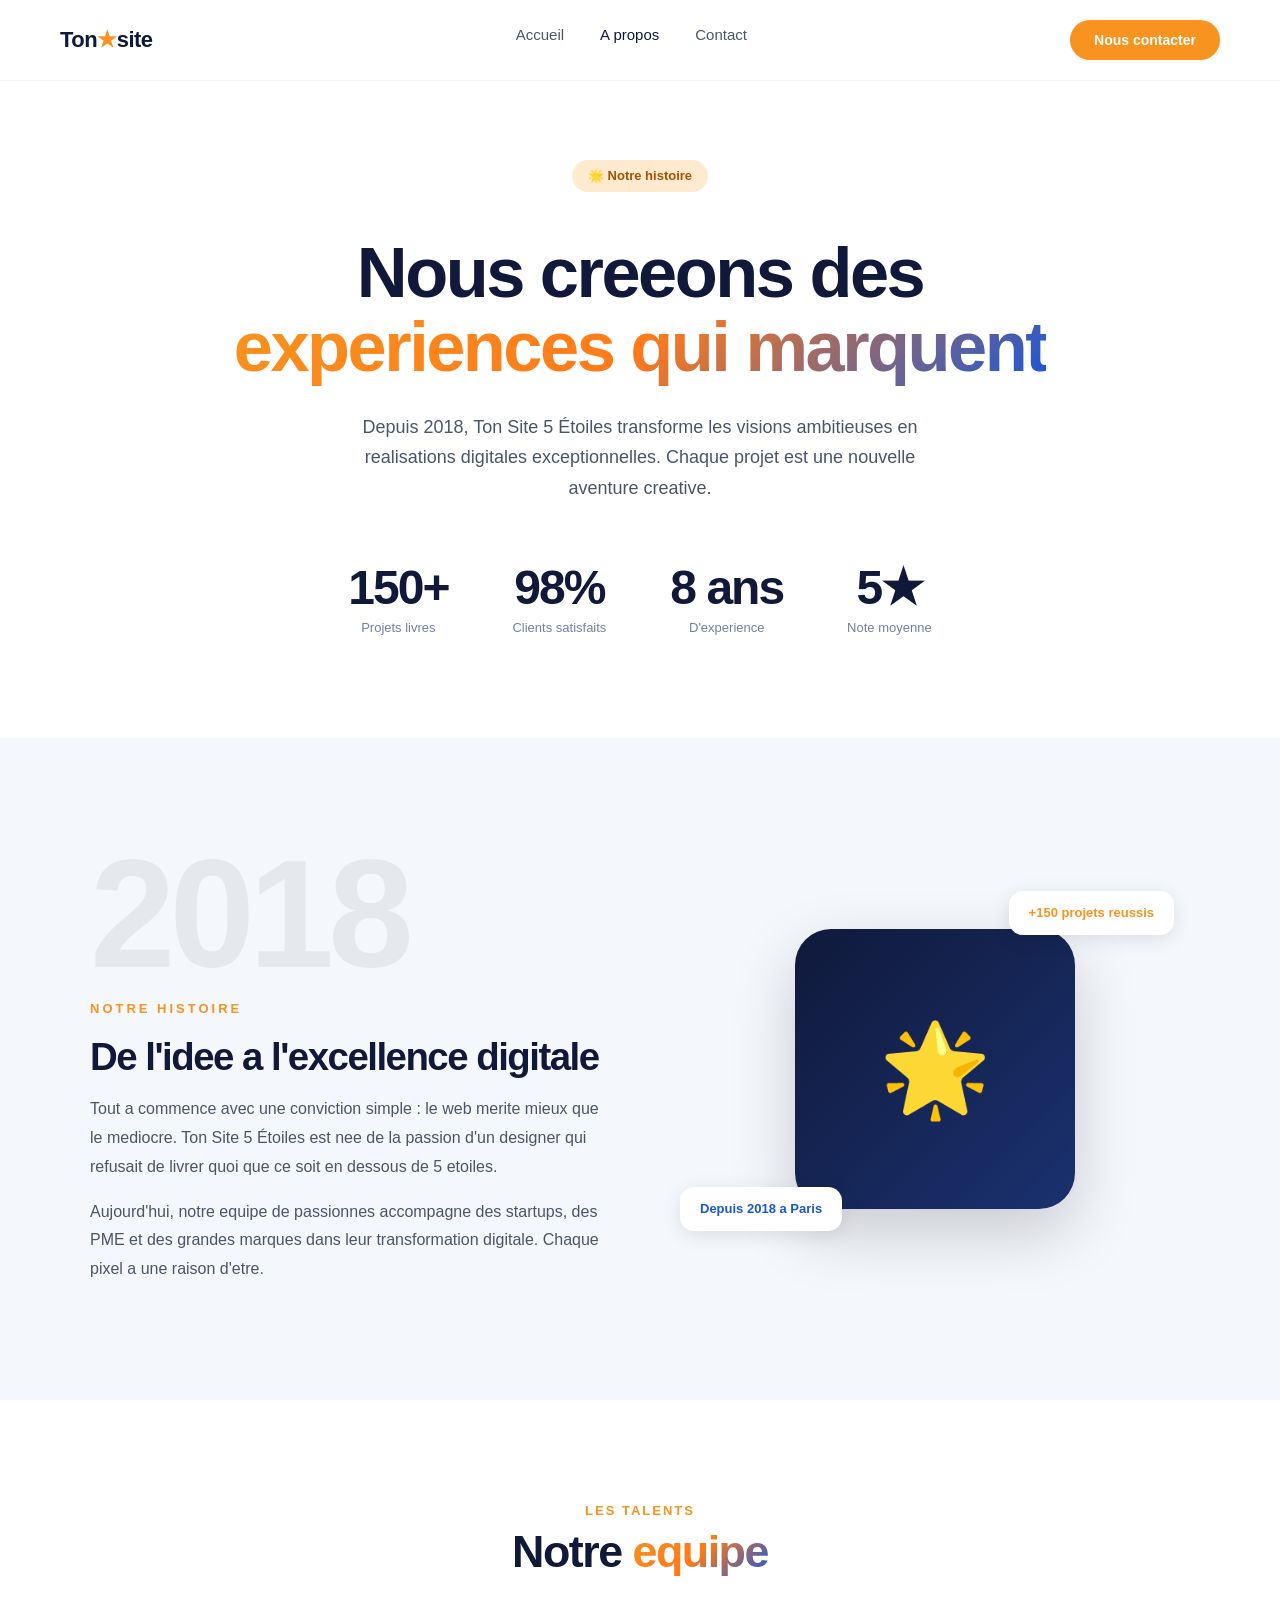
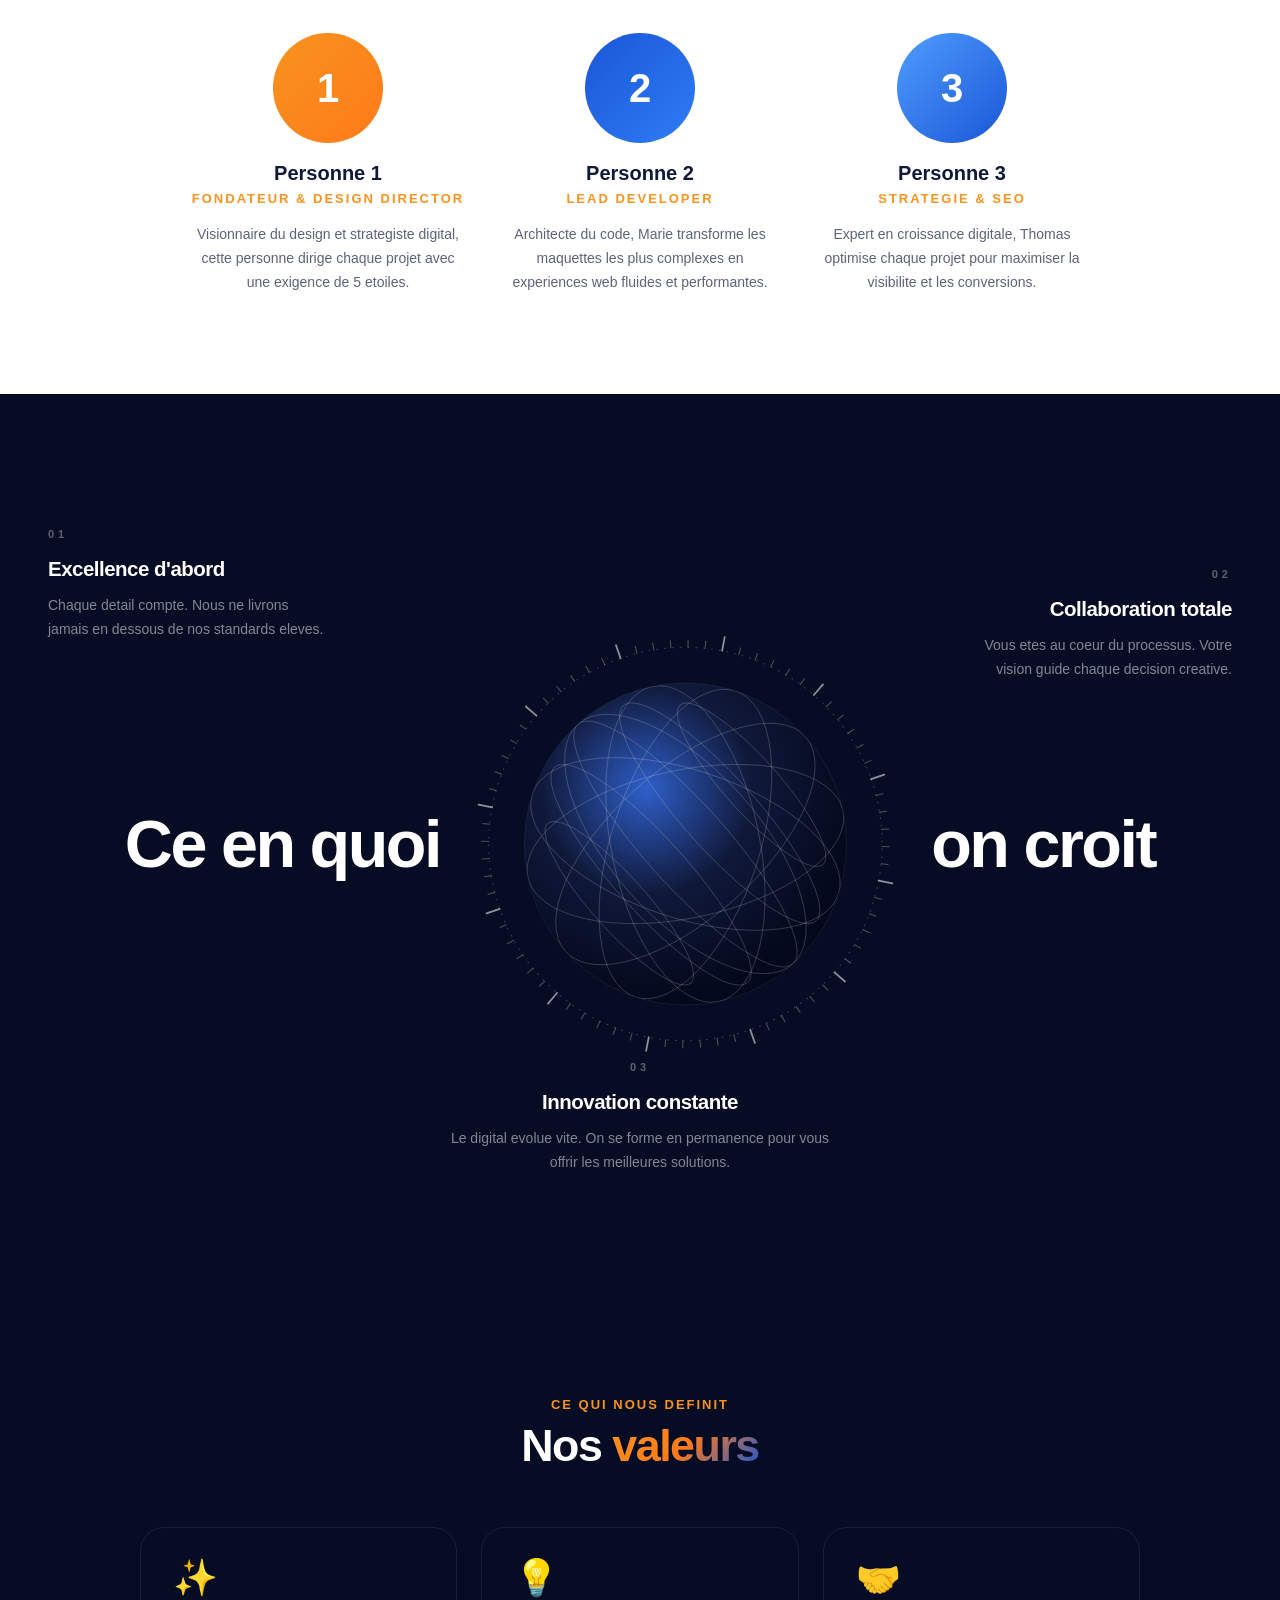
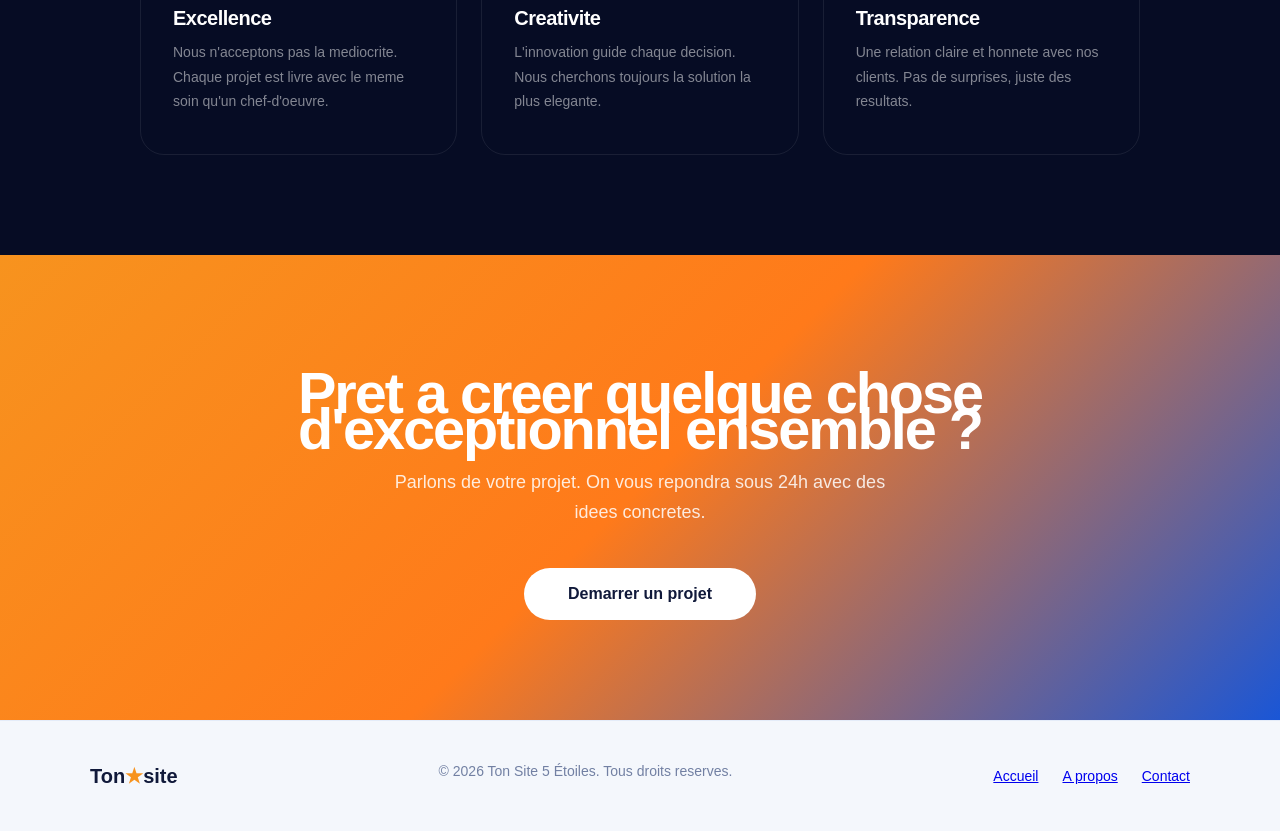
<file: a-propos/index.html>
<!DOCTYPE html>
<html><head><meta charset="utf-8"/><link href="../favicon.svg" rel="icon" type="image/svg+xml"/><title>À propos - Ton Site 5 Étoiles</title><meta content="Découvrez notre histoire, notre équipe et nos valeurs." name="description"/><meta content="À propos - Ton Site 5 Étoiles" property="og:title"/><meta content="Découvrez notre histoire, notre équipe et nos valeurs." property="og:description"/><meta content="À propos - Ton Site 5 Étoiles" name="twitter:title"/><meta content="Découvrez notre histoire, notre équipe et nos valeurs." name="twitter:description"/><meta content="website" property="og:type"/><meta content="summary_large_image" name="twitter:card"/><meta content="width=device-width, initial-scale=1" name="viewport"/><link href="../6a0da6b29614e8743e58b1a1/css/jeremies-five-star-site-17f12b.webflow.shared.10fe411de.css" rel="stylesheet" type="text/css"/><style id="orbit-override">

/* 1. Permettre aux cartes d etre visibles en dehors du hero */
.fs-hero        { overflow: visible !important; }
.fs-hero-visual {
  overflow: visible !important;
  position: relative !important;
  display: flex !important;
  justify-content: center !important;
  align-items: center !important;
  width: 520px;
  height: 520px !important;
}

/* 2. Reset positionnement absolu ancien des cartes */
.fs-card-1,
.fs-card-2,
.fs-card-3 {
  position: absolute !important;
  top: auto !important; left: auto !important;
  right: auto !important; bottom: auto !important;
  animation: none !important;
  white-space: nowrap;
}

/* 3. Anneau orbital : pivot au centre du cercle J-star */
.fs-orbit-ring {
  position: absolute;
  top: 50%;
  left: 50%;
  width: 0;
  height: 0;
  transform-origin: 0 0;
  animation: orbit-ring-spin 10s linear infinite;
  z-index: 10;
}

/* 4. Slots : 3 points a 120 deg sur l anneau (rayon 195px) */
.fs-orbit-slot {
  position: absolute;
  top: 0;
  left: 0;
  width: 0;
  height: 0;
}
.fs-slot-1 { transform: rotate(  0deg) translateY(-195px); }
.fs-slot-2 { transform: rotate(120deg) translateY(-195px); }
.fs-slot-3 { transform: rotate(240deg) translateY(-195px); }

/* 5. Cartes centrees sur leur slot, contre-rotation pour rester droites */
.fs-orbit-slot .fs-card-float {
  position: absolute !important;
  top: 0 !important;
  left: 0 !important;
}

/* Slot 1 : angle initial 0 deg -> contre-rotation 0 -> -360 */
.fs-slot-1 .fs-card-float {
  transform: translate(-50%, -50%) rotate(0deg);
  animation: orbit-counter-0   10s linear infinite;
}
/* Slot 2 : angle initial 120 deg -> contre-rotation -120 -> -480 */
.fs-slot-2 .fs-card-float {
  transform: translate(-50%, -50%) rotate(-120deg);
  animation: orbit-counter-120 10s linear infinite;
}
/* Slot 3 : angle initial 240 deg -> contre-rotation -240 -> -600 */
.fs-slot-3 .fs-card-float {
  transform: translate(-50%, -50%) rotate(-240deg);
  animation: orbit-counter-240 10s linear infinite;
}

/* 6. Cercle J-star : visible au-dessus de l anneau */
.fs-hero-circle       { z-index: 5; position: relative; }
.fs-hero-circle-inner { z-index: 5; }

/* 7. Keyframes ───────────────────────────────────── */
@keyframes orbit-ring-spin {
  from { transform: rotate(0deg);   }
  to   { transform: rotate(360deg); }
}
@keyframes orbit-counter-0 {
  from { transform: translate(-50%, -50%) rotate(  0deg); }
  to   { transform: translate(-50%, -50%) rotate(-360deg); }
}
@keyframes orbit-counter-120 {
  from { transform: translate(-50%, -50%) rotate(-120deg); }
  to   { transform: translate(-50%, -50%) rotate(-480deg); }
}
@keyframes orbit-counter-240 {
  from { transform: translate(-50%, -50%) rotate(-240deg); }
  to   { transform: translate(-50%, -50%) rotate(-600deg); }
}

/* 8. Hover : ombre doree */
.fs-card-float {
  transition: box-shadow 0.3s ease;
  cursor: default;
}
.fs-card-float:hover {
  box-shadow: 0 16px 48px rgba(247,147,30,0.45) !important;
}

/* keyframes de base (float + spin) conserves pour le reste du site */
@keyframes fs-float {
  0%, 100% { transform: translateY(0px); }
  50%       { transform: translateY(-18px); }
}
@keyframes fs-spin-slow {
  from { transform: rotate(0deg);   }
  to   { transform: rotate(360deg); }
}
@keyframes fs-slideDown {
  from { transform: translateY(-100%); opacity: 0; }
  to   { transform: translateY(0);     opacity: 1; }
}
@keyframes fs-fadeUp {
  from { transform: translateY(32px); opacity: 0; }
  to   { transform: translateY(0);    opacity: 1; }
}

</style><style id="fss3-style">

.fss3-section {
  background: #060c24;
  min-height: 100vh;
  display: flex;
  align-items: center;
  justify-content: center;
  padding: 100px 48px;
  overflow: hidden;
  position: relative;
}

/* Scene container de reference */
.fss3-scene {
  position: relative;
  width: 100%;
  max-width: 1280px;
  height: 680px;
}

/* ── Ligne centrale ── */
.fss3-center-row {
  position: absolute;
  top: 50%;
  left: 50%;
  transform: translate(-50%, -50%);
  display: flex;
  align-items: center;
  gap: 28px;
  pointer-events: none;
  white-space: nowrap;
}

.fss3-word {
  font-size: clamp(46px, 5.2vw, 84px);
  font-weight: 800;
  color: #fff;
  letter-spacing: -2.5px;
  line-height: 1;
}

.fss3-sphere-wrap {
  width:  clamp(260px, 34vw, 440px);
  height: clamp(260px, 34vw, 440px);
  flex-shrink: 0;
  pointer-events: auto;
}

/* ── Cartes de service ── */
.fss3-card {
  position: absolute;
  max-width: 280px;
}

.fss3-tl { top: 20px; left: 0; }
.fss3-tr { top: 60px; right: 0; text-align: right; max-width: 260px; }
.fss3-bc {
  bottom: 10px;
  left: 50%;
  transform: translateX(-50%);
  text-align: center;
  max-width: 380px;
}

/* textes cartes */
.fss3-num {
  display: block;
  font-size: 11px;
  font-weight: 700;
  color: rgba(255,255,255,0.35);
  letter-spacing: 4px;
  text-transform: uppercase;
  margin-bottom: 10px;
}

.fss3-title {
  font-size: clamp(18px, 1.6vw, 24px);
  font-weight: 800;
  color: #fff;
  letter-spacing: -0.5px;
  margin: 0 0 10px;
  transition: color .3s;
}

.fss3-desc {
  font-size: 14px;
  line-height: 1.7;
  color: rgba(255,255,255,0.5);
  margin: 0;
  transition: color .3s;
}

.fss3-card:hover .fss3-title { color: #f7931e; }
.fss3-card:hover .fss3-desc  { color: rgba(255,255,255,0.75); }

/* ── Reveal au scroll ── */
.fss3-reveal {
  opacity: 0;
  transition: opacity .85s ease, transform .85s ease;
}
.fss3-tl.fss3-reveal { transform: translate(-28px, 0); }
.fss3-tr.fss3-reveal { transform: translate( 28px, 0); }
.fss3-bc.fss3-reveal { transform: translateX(-50%) translateY(28px); }

.fss3-reveal.fss3-on { opacity: 1; }
.fss3-tl.fss3-reveal.fss3-on { transform: translate(0,0); transition-delay: 0ms; }
.fss3-tr.fss3-reveal.fss3-on { transform: translate(0,0); transition-delay:150ms; }
.fss3-bc.fss3-reveal.fss3-on { transform: translateX(-50%) translateY(0); transition-delay:300ms; }

</style><style id="responsive-fix">
/* =============================================================
   RESPONSIVE — Tablette (<=991px), Mobile (<=767px), XS (<=479px)
   ============================================================= */

/* ── TABLETTE (<=991px) ── */
@media (max-width: 991px) {

  /* Navigation */
  .fs-nav { padding: 16px 32px; }

  /* Hero : colonne + centrage */
  .fs-hero {
    flex-direction: column;
    padding: 100px 40px 60px;
    gap: 60px;
    text-align: center;
  }
  .fs-hero-content { max-width: 100%; }
  .fs-hero-actions { justify-content: center; }

  /* Orbit hero : rayon reduit */
  .fs-hero-visual { width: 400px !important; height: 400px !important; }
  .fs-slot-1 { transform: rotate(  0deg) translateY(-155px); }
  .fs-slot-2 { transform: rotate(120deg) translateY(-155px); }
  .fs-slot-3 { transform: rotate(240deg) translateY(-155px); }

  /* Services */
  .fs-services { padding: 80px 40px; }
  .fs-services-grid { grid-template-columns: 1fr 1fr; }

  /* Stats */
  .fs-stats { padding: 60px 40px; }
  .fs-stats-grid { grid-template-columns: repeat(2, 1fr); gap: 32px; }

  /* CTA */
  .fs-cta-section { padding: 80px 40px; }

  /* Footer */
  .fs-footer { padding: 32px 40px; }
  .fs-footer-inner {
    flex-direction: column;
    gap: 16px;
    text-align: center;
  }
  .fs-footer-links { justify-content: center; }

  /* Section Ce que Nous Faisons */
  .fss3-section { padding: 80px 32px; min-height: auto; }
  .fss3-scene   { height: 760px; }
  .fss3-sphere-wrap { width: 300px !important; height: 300px !important; }
  .fss3-word { font-size: clamp(38px, 4.5vw, 60px); }
  .fss3-card { max-width: 230px; }
  .fss3-title { font-size: 18px !important; }
}

/* ── MOBILE (<=767px) ── */
@media (max-width: 767px) {

  /* Navigation */
  .fs-nav { padding: 14px 24px; gap: 12px; flex-wrap: wrap; }
  .fs-nav-links { gap: 18px; font-size: 14px; }

  /* Hero */
  .fs-hero { padding: 88px 24px 48px; gap: 40px; }

  /* Orbit hero : taille reduite */
  .fs-hero-visual { width: 320px !important; height: 320px !important; }
  .fs-hero-circle { width: 180px !important; height: 180px !important; }
  .fs-hero-circle-inner { font-size: 28px !important; }
  .fs-slot-1 { transform: rotate(  0deg) translateY(-120px); }
  .fs-slot-2 { transform: rotate(120deg) translateY(-120px); }
  .fs-slot-3 { transform: rotate(240deg) translateY(-120px); }
  .fs-card-float {
    font-size: 11px !important;
    padding: 10px 14px !important;
    gap: 8px !important;
    border-radius: 12px !important;
  }
  .fs-card-icon { font-size: 16px !important; }

  /* Services */
  .fs-services { padding: 60px 24px; }
  .fs-services-grid { grid-template-columns: 1fr; gap: 20px; }

  /* Stats */
  .fs-stats { padding: 50px 24px; }
  .fs-stats-grid { grid-template-columns: repeat(2, 1fr); gap: 28px; }
  .fs-stat-num { font-size: 42px; }

  /* CTA */
  .fs-cta-section { padding: 60px 24px; }

  /* Footer */
  .fs-footer { padding: 28px 24px; }

  /* ── Section Ce que Nous Faisons : mode colonne ── */
  .fss3-section { padding: 60px 24px; }

  /* Scene passe en flex column */
  .fss3-scene {
    height: auto !important;
    display: flex !important;
    flex-direction: column !important;
    align-items: center !important;
    gap: 36px !important;
  }

  /* Ligne centrale : colonne (sphere entre les mots) */
  .fss3-center-row {
    position: static !important;
    transform: none !important;
    flex-direction: column !important;
    white-space: normal !important;
    text-align: center;
    gap: 16px;
    width: 100%;
    order: 2;
  }
  .fss3-word {
    font-size: clamp(34px, 8.5vw, 56px);
    letter-spacing: -1.5px;
  }
  .fss3-sphere-wrap {
    width: 260px !important;
    height: 260px !important;
  }

  /* Cartes : retour au flux normal */
  .fss3-card {
    position: static !important;
    transform: none !important;
    max-width: 100% !important;
    width: 100%;
    text-align: left !important;
  }
  .fss3-tl { order: 1; }
  .fss3-tr { order: 3; }
  .fss3-bc { order: 4; }

  /* Reveal simplifie pour mobile */
  .fss3-tl.fss3-reveal,
  .fss3-tr.fss3-reveal,
  .fss3-bc.fss3-reveal {
    transform: translateY(24px) !important;
  }
  .fss3-tl.fss3-reveal.fss3-on,
  .fss3-tr.fss3-reveal.fss3-on,
  .fss3-bc.fss3-reveal.fss3-on {
    transform: translateY(0) !important;
  }

  .fss3-title { font-size: 20px !important; }
  .fss3-desc  { font-size: 14px; }
}

/* ── PETIT MOBILE (<=479px) ── */
@media (max-width: 479px) {

  /* Navigation : cache les liens, garde logo + CTA */
  .fs-nav { padding: 12px 20px; }
  .fs-nav-links { display: none; }

  /* Hero */
  .fs-hero { padding: 76px 20px 40px; gap: 32px; }

  /* Orbit hero : tres reduit */
  .fs-hero-visual { width: 270px !important; height: 270px !important; }
  .fs-hero-circle { width: 150px !important; height: 150px !important; }
  .fs-hero-circle-inner { font-size: 22px !important; }
  .fs-slot-1 { transform: rotate(  0deg) translateY(-102px); }
  .fs-slot-2 { transform: rotate(120deg) translateY(-102px); }
  .fs-slot-3 { transform: rotate(240deg) translateY(-102px); }
  .fs-card-float {
    font-size: 10px !important;
    padding: 8px 12px !important;
    gap: 6px !important;
  }
  .fs-card-icon { font-size: 13px !important; }

  /* Services */
  .fs-services { padding: 48px 20px; }
  .fs-service-card { padding: 28px 24px; }

  /* Stats */
  .fs-stats { padding: 40px 20px; }
  .fs-stat-num { font-size: 36px; }
  .fs-stat-label { font-size: 13px; }

  /* CTA */
  .fs-cta-section { padding: 48px 20px; }

  /* Footer */
  .fs-footer { padding: 22px 20px; }

  /* Section Ce que Nous Faisons */
  .fss3-section { padding: 48px 20px; }
  .fss3-sphere-wrap { width: 220px !important; height: 220px !important; }
  .fss3-word { font-size: clamp(28px, 7.5vw, 44px); }
  .fss3-title { font-size: 18px !important; }
}
</style><style id="shared-extra">

/* ── Temoignages ── */
.fs-testimonials {
  background: #f4f7fc;
  padding: 100px 60px;
}
.fs-testi-grid {
  display: grid;
  grid-template-columns: repeat(3,1fr);
  gap: 28px;
  max-width: 1100px;
  margin: 0 auto;
}
.fs-testi-card {
  background: #fff;
  border: 1px solid #e4ecf9;
  border-radius: 24px;
  padding: 36px 32px;
  display: flex;
  flex-direction: column;
  gap: 20px;
  transition: box-shadow .3s, transform .3s;
}
.fs-testi-card:hover {
  box-shadow: 0 16px 48px rgba(0,0,0,.08);
  transform: translateY(-4px);
}
.fs-testi-stars { color: #f7931e; font-size: 18px; letter-spacing: 2px; }
.fs-testi-text  { color: #444; font-size: 15px; line-height: 1.75; font-style: italic; flex: 1; }
.fs-testi-author { display: flex; align-items: center; gap: 14px; }
.fs-testi-avatar {
  width: 44px; height: 44px; border-radius: 50%;
  display: flex; align-items: center; justify-content: center;
  font-weight: 800; font-size: 16px; color: #fff; flex-shrink: 0;
}
.fs-testi-name  { font-weight: 700; font-size: 14px; color: #10193a; }
.fs-testi-role  { font-size: 12px; color: #7280a3; margin-top: 2px; }

/* ── Processus ── */
.fs-process {
  background: #10193a;
  padding: 100px 60px;
}
.fs-process-grid {
  display: grid;
  grid-template-columns: repeat(4,1fr);
  gap: 2px;
  max-width: 1100px;
  margin: 48px auto 0;
}
.fs-process-step {
  padding: 40px 32px;
  border-left: 1px solid rgba(255,255,255,.08);
  opacity: 0;
  transform: translateY(36px);
  transition: opacity .7s ease, transform .7s ease;
}
.fs-process-step:first-child { border-left: none; }
.fs-process-step.fs-visible  { opacity: 1; transform: translateY(0); }
.fs-process-num  { font-size: 52px; font-weight: 800; color: rgba(255,255,255,.1); line-height:1; margin-bottom:20px; }
.fs-process-title { font-size: 18px; font-weight: 800; color: #fff; margin-bottom: 12px; }
.fs-process-desc  { font-size: 14px; color: #5b6478; line-height: 1.7; }

/* ── Hero About ── */
.fs-about-hero-wrap {
  background: #fff;
  padding: 160px 60px 100px;
  text-align: center;
  position: relative;
  overflow: hidden;
}
.fs-about-badge {
  display: inline-flex; align-items: center; gap: 6px;
  background: #ffead0; color: #a65200;
  border-radius: 100px; padding: 6px 18px;
  font-size: 13px; font-weight: 700;
  margin-bottom: 28px;
}
.fs-about-h1 {
  font-size: clamp(40px,5.5vw,76px);
  font-weight: 800; letter-spacing: -2.5px;
  color: #10193a; line-height: 1.05; margin-bottom: 28px;
}
.fs-about-sub {
  font-size: 18px; color: #4b5568; line-height: 1.7;
  max-width: 620px; margin: 0 auto 60px;
}
.fs-about-stats {
  display: flex; justify-content: center; gap: 64px;
  flex-wrap: wrap;
}
.fs-about-stat-val {
  font-size: 48px; font-weight: 800; letter-spacing:-2px; color:#10193a; line-height:1;
}
.fs-about-stat-lbl { font-size: 13px; color: #7280a3; margin-top: 6px; font-weight: 500; }

/* ── Histoire ── */
.fs-histoire {
  background: #f4f7fc;
  padding: 100px 60px;
}
.fs-histoire-inner {
  display: grid;
  grid-template-columns: 1fr 1fr;
  gap: 80px;
  align-items: center;
  max-width: 1100px;
  margin: 0 auto;
}
.fs-histoire-year {
  font-size: clamp(100px,12vw,160px);
  font-weight: 800; color: rgba(0,0,0,.06);
  line-height: 1; letter-spacing: -6px; margin-bottom: 8px;
}
.fs-histoire-subtitle { color: #f7931e; font-size: 13px; font-weight: 700; letter-spacing: 3px; text-transform: uppercase; margin-bottom: 16px; }
.fs-histoire-h2 { font-size: clamp(28px,3vw,44px); font-weight: 800; color: #10193a; letter-spacing:-1.5px; margin-bottom: 20px; }
.fs-histoire-p  { font-size: 16px; color: #4b5568; line-height: 1.8; margin-bottom: 16px; }
.fs-histoire-visual {
  position: relative; height: 420px;
  display: flex; align-items: center; justify-content: center;
}
.fs-histoire-box {
  width: 280px; height: 280px; border-radius: 36px;
  background: linear-gradient(135deg,#10193a 0%,#1a3170 100%);
  display: flex; align-items: center; justify-content: center;
  font-size: 90px;
  animation: fs-float 5s ease-in-out infinite;
  box-shadow: 0 24px 64px rgba(0,0,0,.18);
}
.fs-histoire-tag {
  position: absolute; background: #fff;
  border-radius: 14px; padding: 12px 20px;
  font-size: 13px; font-weight: 700;
  box-shadow: 0 4px 20px rgba(0,0,0,.1);
}
.fs-histoire-tag-1 { top: 32px; right: 16px; color: #f7931e; }
.fs-histoire-tag-2 { bottom: 48px; left: 0; color: #1a56d6; }

/* ── Equipe ── */
.fs-equipe { background: #fff; padding: 100px 60px; }
.fs-equipe-grid {
  display: grid; grid-template-columns: repeat(3,1fr);
  gap: 36px; max-width: 900px; margin: 64px auto 0;
}
.fs-equipe-card { text-align: center; }
.fs-equipe-avatar {
  width: 110px; height: 110px; border-radius: 50%;
  display: flex; align-items: center; justify-content: center;
  font-size: 40px; font-weight: 800; color: #fff;
  margin: 0 auto 20px;
}
.fs-equipe-name { font-size: 20px; font-weight: 800; color: #10193a; margin-bottom: 6px; }
.fs-equipe-role { font-size: 13px; color: #f7931e; font-weight: 700; letter-spacing: 2px; text-transform: uppercase; margin-bottom: 14px; }
.fs-equipe-bio  { font-size: 14px; color: #5b6478; line-height: 1.7; }

/* ── Valeurs ── */
.fs-valeurs { background: #060c24; padding: 100px 60px; }
.fs-valeurs-grid {
  display: grid; grid-template-columns: repeat(3,1fr);
  gap: 24px; max-width: 1000px; margin: 64px auto 0;
}
.fs-valeur-card {
  border: 1px solid rgba(255,255,255,.08);
  border-radius: 24px; padding: 40px 32px;
  transition: border-color .3s, background .3s;
}
.fs-valeur-card:hover { background: rgba(255,255,255,.04); border-color: rgba(247,147,30,.4); }
.fs-valeur-emoji { font-size: 36px; margin-bottom: 20px; }
.fs-valeur-title { font-size: 20px; font-weight: 800; color: #fff; margin-bottom: 12px; letter-spacing:-.5px; }
.fs-valeur-desc  { font-size: 14px; color: rgba(255,255,255,.5); line-height: 1.75; }

/* ── CTA About ── */
.fs-cta-about {
  background: linear-gradient(135deg,#f7931e 0%,#ff7a1a 50%,#1a56d6 100%);
  padding: 100px 60px; text-align: center;
}
.fs-cta-about h2 { font-size: clamp(36px,4.5vw,64px); font-weight:800; color:#fff; letter-spacing:-2px; margin-bottom:20px; }
.fs-cta-about p  { font-size:18px; color:rgba(255,255,255,.85); max-width:520px; margin:0 auto 40px; line-height:1.7; }
.fs-btn-white-lg {
  background:#fff; color:#10193a; border-radius:100px;
  padding:16px 44px; font-size:16px; font-weight:700;
  text-decoration:none; display:inline-block;
  transition: transform .2s, box-shadow .2s;
}
.fs-btn-white-lg:hover { transform:translateY(-2px); box-shadow:0 16px 40px rgba(0,0,0,.2); }

/* ── Reveal generique ── */
.fs-reveal-up {
  opacity: 0; transform: translateY(40px);
  transition: opacity .75s ease, transform .75s ease;
}
.fs-reveal-up.fs-visible { opacity:1; transform:translateY(0); }

/* ── Responsive additions ── */
@media (max-width: 991px) {
  .fs-testi-grid   { grid-template-columns: 1fr 1fr; }
  .fs-process-grid { grid-template-columns: 1fr 1fr; }
  .fs-histoire-inner { grid-template-columns: 1fr; gap:40px; }
  .fs-histoire-visual { height: 280px; order: -1; }
  .fs-histoire-box { width: 200px; height: 200px; font-size: 64px; }
  .fs-equipe-grid  { grid-template-columns: 1fr 1fr; }
  .fs-valeurs-grid { grid-template-columns: 1fr 1fr; }
  .fs-about-stats  { gap: 40px; }
  .fs-testimonials,.fs-process,.fs-about-hero-wrap,
  .fs-histoire,.fs-equipe,.fs-valeurs,.fs-cta-about { padding: 80px 40px; }
  .fs-about-hero-wrap { padding-top: 130px; }
}
@media (max-width: 767px) {
  .fs-testi-grid   { grid-template-columns: 1fr; }
  .fs-process-grid { grid-template-columns: 1fr 1fr; gap: 0; }
  .fs-equipe-grid  { grid-template-columns: 1fr; }
  .fs-valeurs-grid { grid-template-columns: 1fr; }
  .fs-about-stats  { gap: 28px; }
  .fs-about-stat-val { font-size: 38px; }
  .fs-testimonials,.fs-process,.fs-about-hero-wrap,
  .fs-histoire,.fs-equipe,.fs-valeurs,.fs-cta-about { padding: 60px 24px; }
  .fs-about-hero-wrap { padding-top: 110px; }
  .fs-histoire-year { font-size: 80px; }
}
@media (max-width: 479px) {
  .fs-process-grid { grid-template-columns: 1fr; }
  .fs-about-stats  { flex-direction: column; gap: 20px; }
  .fs-testimonials,.fs-process,.fs-about-hero-wrap,
  .fs-histoire,.fs-equipe,.fs-valeurs,.fs-cta-about { padding: 48px 20px; }
  .fs-about-hero-wrap { padding-top: 90px; }
}
</style></head><body>
<div class="fs-site">
<!-- Navigation -->
<nav class="fs-nav">
<div class="fs-nav-logo">Ton<span style="color:#f7931e">★</span>site</div>
<ul class="fs-nav-links" role="list">
<li><a class="fs-nav-link" href="../index.html">Accueil</a></li>
<li><a class="fs-nav-link active w--current" href="index.html">A propos</a></li>
<li><a class="fs-nav-link" href="../contact/index.html">Contact</a></li>
</ul>
<a class="fs-nav-cta" href="../contact/index.html">Nous contacter</a>
</nav>
<!-- Hero A propos -->
<section class="fs-about-hero-wrap">
<div class="fs-badge fs-reveal-up">🌟 Notre histoire</div>
<h1 class="fs-about-h1 fs-reveal-up" style="transition-delay:100ms">
      Nous creeons des<br/><span class="fs-gradient-text">experiences qui marquent</span>
</h1>
<p class="fs-about-sub fs-reveal-up" style="transition-delay:200ms">
      Depuis 2018, Ton Site 5 Étoiles transforme les visions ambitieuses en realisations digitales
      exceptionnelles. Chaque projet est une nouvelle aventure creative.
    </p>
<div class="fs-about-stats fs-reveal-up" style="transition-delay:300ms">
<div>
<div class="fs-about-stat-val" data-count="150" data-suffix="+">0+</div>
<div class="fs-about-stat-lbl">Projets livres</div>
</div>
<div>
<div class="fs-about-stat-val" data-count="98" data-suffix="%">0%</div>
<div class="fs-about-stat-lbl">Clients satisfaits</div>
</div>
<div>
<div class="fs-about-stat-val" data-count="8" data-suffix=" ans">0 ans</div>
<div class="fs-about-stat-lbl">D'experience</div>
</div>
<div>
<div class="fs-about-stat-val">5★</div>
<div class="fs-about-stat-lbl">Note moyenne</div>
</div>
</div>
</section>
<!-- Notre Histoire -->
<section class="fs-histoire">
<div class="fs-histoire-inner">
<div class="fs-reveal-up">
<div class="fs-histoire-year">2018</div>
<div class="fs-histoire-subtitle">Notre histoire</div>
<h2 class="fs-histoire-h2">De l'idee a l'excellence digitale</h2>
<p class="fs-histoire-p">
          Tout a commence avec une conviction simple : le web merite mieux que le mediocre.
          Ton Site 5 Étoiles est nee de la passion d'un designer qui refusait de livrer
          quoi que ce soit en dessous de 5 etoiles.
        </p>
<p class="fs-histoire-p">
          Aujourd'hui, notre equipe de passionnes accompagne des startups, des PME et des grandes
          marques dans leur transformation digitale. Chaque pixel a une raison d'etre.
        </p>
</div>
<div class="fs-histoire-visual fs-reveal-up" style="transition-delay:150ms">
<div class="fs-histoire-box">🌟</div>
<div class="fs-histoire-tag fs-histoire-tag-1">+150 projets reussis</div>
<div class="fs-histoire-tag fs-histoire-tag-2">Depuis 2018 a Paris</div>
</div>
</div>
</section>
<!-- L'Equipe -->
<section class="fs-equipe">
<div class="fs-section-header fs-reveal-up" style="text-align:center">
<span class="fs-label">Les talents</span>
<h2 class="fs-section-title">Notre <span class="fs-gradient-text">equipe</span></h2>
</div>
<div class="fs-equipe-grid">
<div class="fs-equipe-card fs-reveal-up" style="transition-delay:0ms">
<div class="fs-equipe-avatar" style="background:linear-gradient(135deg,#f7931e,#ff7a1a)">1</div>
<div class="fs-equipe-name">Personne 1</div>
<div class="fs-equipe-role">Fondateur &amp; Design Director</div>
<div class="fs-equipe-bio">Visionnaire du design et strategiste digital, cette personne dirige chaque projet avec une exigence de 5 etoiles.</div>
</div>
<div class="fs-equipe-card fs-reveal-up" style="transition-delay:120ms">
<div class="fs-equipe-avatar" style="background:linear-gradient(135deg,#1a56d6,#2f7cf6)">2</div>
<div class="fs-equipe-name">Personne 2</div>
<div class="fs-equipe-role">Lead Developer</div>
<div class="fs-equipe-bio">Architecte du code, Marie transforme les maquettes les plus complexes en experiences web fluides et performantes.</div>
</div>
<div class="fs-equipe-card fs-reveal-up" style="transition-delay:240ms">
<div class="fs-equipe-avatar" style="background:linear-gradient(135deg,#4f9dff,#1a56d6)">3</div>
<div class="fs-equipe-name">Personne 3</div>
<div class="fs-equipe-role">Strategie &amp; SEO</div>
<div class="fs-equipe-bio">Expert en croissance digitale, Thomas optimise chaque projet pour maximiser la visibilite et les conversions.</div>
</div>
</div>
</section>
<!-- Ce en quoi on croit — section sphere style fss3 -->
<section class="fss3-section">
<div class="fss3-scene">
<div class="fss3-card fss3-tl fss3-reveal">
<span class="fss3-num">01</span>
<h3 class="fss3-title">Excellence d'abord</h3>
<p class="fss3-desc">Chaque detail compte. Nous ne livrons jamais en dessous de nos standards eleves.</p>
</div>
<div class="fss3-card fss3-tr fss3-reveal">
<span class="fss3-num">02</span>
<h3 class="fss3-title">Collaboration totale</h3>
<p class="fss3-desc">Vous etes au coeur du processus. Votre vision guide chaque decision creative.</p>
</div>
<div class="fss3-center-row">
<span class="fss3-word">Ce en quoi</span>
<div class="fss3-sphere-wrap">
<svg id="fss3-svg-about" overflow="visible" viewbox="0 0 500 500" xmlns="http://www.w3.org/2000/svg">
<defs>
<radialgradient cx="38%" cy="33%" id="fss3-sg-a" r="65%">
<stop offset="0%" stop-color="#2f5fc9"></stop>
<stop offset="50%" stop-color="#10193a"></stop>
<stop offset="100%" stop-color="#04081c"></stop>
</radialgradient>
<clippath id="fss3-sc-a"><circle cx="250" cy="250" r="185"></circle></clippath>
</defs>
<circle cx="250" cy="250" fill="url(#fss3-sg-a)" r="185"></circle>
<g clip-path="url(#fss3-sc-a)" fill="none" id="fss3-wire-a" stroke="rgba(255,255,255,0.22)" stroke-width="0.9">
<ellipse cx="250" cy="250" rx="85" ry="185" transform="rotate(0,250,250)"></ellipse>
<ellipse cx="250" cy="250" rx="85" ry="185" transform="rotate(30,250,250)"></ellipse>
<ellipse cx="250" cy="250" rx="85" ry="185" transform="rotate(60,250,250)"></ellipse>
<ellipse cx="250" cy="250" rx="85" ry="185" transform="rotate(90,250,250)"></ellipse>
<ellipse cx="250" cy="250" rx="85" ry="185" transform="rotate(120,250,250)"></ellipse>
<ellipse cx="250" cy="250" rx="85" ry="185" transform="rotate(150,250,250)"></ellipse>
<ellipse cx="250" cy="250" rx="185" ry="47"></ellipse>
<ellipse cx="250" cy="197" rx="166" ry="42"></ellipse>
<ellipse cx="250" cy="303" rx="166" ry="42"></ellipse>
<ellipse cx="250" cy="148" rx="123" ry="31"></ellipse>
<ellipse cx="250" cy="352" rx="123" ry="31"></ellipse>
</g>
<circle cx="250" cy="250" fill="none" r="185" stroke="rgba(255,255,255,0.07)" stroke-width="1"></circle>
<g id="fss3-ring-a">
<circle cx="250" cy="250" fill="none" r="226" stroke="rgba(255,255,255,0.2)" stroke-dasharray="2 7" stroke-width="1.2"></circle>
<g id="fss3-ticks-a" stroke-linecap="round"></g>
</g>
</svg>
</div>
<span class="fss3-word">on croit</span>
</div>
<div class="fss3-card fss3-bc fss3-reveal">
<span class="fss3-num">03</span>
<h3 class="fss3-title">Innovation constante</h3>
<p class="fss3-desc">Le digital evolue vite. On se forme en permanence pour vous offrir les meilleures solutions.</p>
</div>
</div>
</section>
<!-- Nos Valeurs -->
<section class="fs-valeurs">
<div class="fs-section-header fs-reveal-up" style="text-align:center">
<span class="fs-label" style="color:#f7931e">Ce qui nous definit</span>
<h2 class="fs-section-title" style="color:#fff">Nos <span class="fs-gradient-text">valeurs</span></h2>
</div>
<div class="fs-valeurs-grid">
<div class="fs-valeur-card fs-reveal-up" style="transition-delay:0ms">
<div class="fs-valeur-emoji">✨</div>
<div class="fs-valeur-title">Excellence</div>
<div class="fs-valeur-desc">Nous n'acceptons pas la mediocrite. Chaque projet est livre avec le meme soin qu'un chef-d'oeuvre.</div>
</div>
<div class="fs-valeur-card fs-reveal-up" style="transition-delay:120ms">
<div class="fs-valeur-emoji">💡</div>
<div class="fs-valeur-title">Creativite</div>
<div class="fs-valeur-desc">L'innovation guide chaque decision. Nous cherchons toujours la solution la plus elegante.</div>
</div>
<div class="fs-valeur-card fs-reveal-up" style="transition-delay:240ms">
<div class="fs-valeur-emoji">🤝</div>
<div class="fs-valeur-title">Transparence</div>
<div class="fs-valeur-desc">Une relation claire et honnete avec nos clients. Pas de surprises, juste des resultats.</div>
</div>
</div>
</section>
<!-- CTA -->
<section class="fs-cta-about">
<h2 class="fs-reveal-up">Pret a creer quelque chose<br/>d'exceptionnel ensemble ?</h2>
<p class="fs-reveal-up" style="transition-delay:100ms">
      Parlons de votre projet. On vous repondra sous 24h avec des idees concretes.
    </p>
<a class="fs-btn-white-lg fs-reveal-up" href="../contact/index.html" style="transition-delay:200ms">
      Demarrer un projet
    </a>
</section>
<!-- Footer -->
<footer class="fs-footer">
<div class="fs-footer-inner">
<div class="fs-footer-logo">Ton<span style="color:#f7931e">★</span>site</div>
<p class="fs-footer-copy">© 2026 Ton Site 5 Étoiles. Tous droits reserves.</p>
<div class="fs-footer-links">
<a class="" href="../index.html">Accueil</a>
<a class="w--current" href="index.html">A propos</a>
<a class="" href="../contact/index.html">Contact</a>
</div>
</div>
</footer>
</div>
<script src="../js/jquery-3.5.1.min.dc5e7f18c8.js" type="text/javascript"></script><script src="../6a0da6b29614e8743e58b1a1/js/webflow.751e0867.c4af84be1c21006a.js" type="text/javascript"></script>
<script id="shared-extra-js">
(function(){
  var obs = new IntersectionObserver(function(entries){
    entries.forEach(function(e){
      if(e.isIntersecting){
        e.target.classList.add('fs-visible');
      }
    });
  },{threshold:0.15});
  document.querySelectorAll(
    '.fs-process-step, .fs-reveal-up, .fs-testi-card'
  ).forEach(function(el){ obs.observe(el); });

  // counter animation
  document.querySelectorAll('[data-count]').forEach(function(el){
    var target = parseInt(el.getAttribute('data-count'));
    var obs2 = new IntersectionObserver(function(entries){
      if(!entries[0].isIntersecting) return;
      obs2.disconnect();
      var start = 0, duration = 1800;
      var startTime = null;
      function step(ts){
        if(!startTime) startTime = ts;
        var progress = Math.min((ts-startTime)/duration,1);
        var ease = 1 - Math.pow(1-progress,3);
        el.textContent = Math.round(ease*target) + (el.getAttribute('data-suffix')||'');
        if(progress<1) requestAnimationFrame(step);
      }
      requestAnimationFrame(step);
    },{threshold:0.5});
    obs2.observe(el);
  });
})();
</script>
<script id="about-sphere-js">
(function(){
  // Ticks anneau sphere about
  var ticks = document.getElementById('fss3-ticks-a');
  if(ticks){
    for(var i=0;i<72;i++){
      var a=(i*5-90)*Math.PI/180, R=226;
      var lng=(i%6===0), len=lng?16:8;
      var ln=document.createElementNS('http://www.w3.org/2000/svg','line');
      ln.setAttribute('x1',(250+R*Math.cos(a)).toFixed(2));
      ln.setAttribute('y1',(250+R*Math.sin(a)).toFixed(2));
      ln.setAttribute('x2',(250+(R+len)*Math.cos(a)).toFixed(2));
      ln.setAttribute('y2',(250+(R+len)*Math.sin(a)).toFixed(2));
      ln.setAttribute('stroke',lng?'rgba(255,255,255,0.55)':'rgba(255,255,255,0.28)');
      ln.setAttribute('stroke-width',lng?'2':'1.2');
      ticks.appendChild(ln);
    }
  }
  // Rotation sphere about
  var wire=document.getElementById('fss3-wire-a');
  var ring=document.getElementById('fss3-ring-a');
  var sec=document.querySelector('.fss3-section');
  var rot=0,tgt=0;
  window.addEventListener('scroll',function(){
    if(!sec) return;
    var r=sec.getBoundingClientRect();
    var p=Math.max(0,Math.min(1,-r.top/(sec.offsetHeight-window.innerHeight+1)));
    tgt=p*180;
  });
  (function loop(){
    rot+=(tgt-rot)*0.07;
    if(wire) wire.setAttribute('transform','rotate('+rot.toFixed(2)+',250,250)');
    if(ring) ring.setAttribute('transform','rotate('+(-rot*0.4).toFixed(2)+',250,250)');
    requestAnimationFrame(loop);
  })();
  // Reveal fss3 about
  var obs=new IntersectionObserver(function(entries){
    entries.forEach(function(e){ if(e.isIntersecting) e.target.classList.add('fss3-on'); });
  },{threshold:0.2});
  document.querySelectorAll('.fss3-reveal').forEach(function(el){ obs.observe(el); });
})();
</script>
</body></html>
</file>
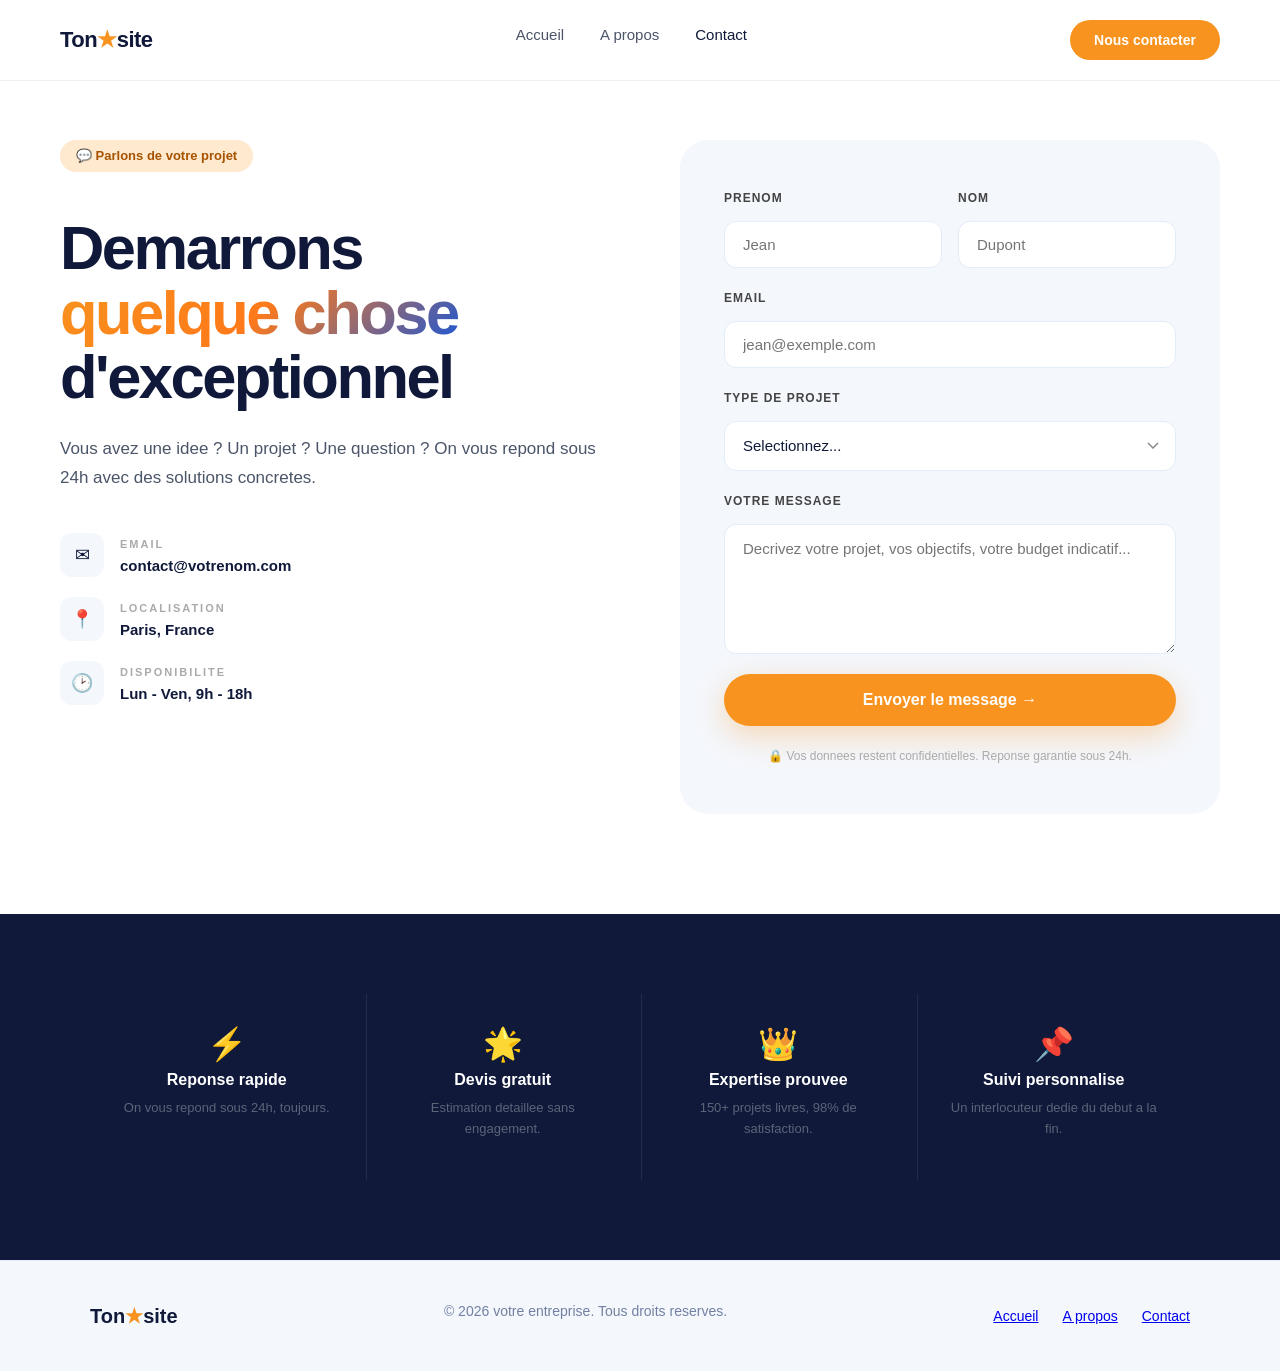
<file: contact/index.html>
<!DOCTYPE html>
<html><head><meta charset="utf-8"/><link href="../favicon.svg" rel="icon" type="image/svg+xml"/><title>Contact - votre entreprise </title><meta content="width=device-width, initial-scale=1" name="viewport"/><link href="../6a0da6b29614e8743e58b1a1/css/jeremies-five-star-site-17f12b.webflow.shared.10fe411de.css" rel="stylesheet" type="text/css"/><style id="orbit-override">

/* 1. Permettre aux cartes d etre visibles en dehors du hero */
.fs-hero        { overflow: visible !important; }
.fs-hero-visual {
  overflow: visible !important;
  position: relative !important;
  display: flex !important;
  justify-content: center !important;
  align-items: center !important;
  width: 520px;
  height: 520px !important;
}

/* 2. Reset positionnement absolu ancien des cartes */
.fs-card-1,
.fs-card-2,
.fs-card-3 {
  position: absolute !important;
  top: auto !important; left: auto !important;
  right: auto !important; bottom: auto !important;
  animation: none !important;
  white-space: nowrap;
}

/* 3. Anneau orbital : pivot au centre du cercle J-star */
.fs-orbit-ring {
  position: absolute;
  top: 50%;
  left: 50%;
  width: 0;
  height: 0;
  transform-origin: 0 0;
  animation: orbit-ring-spin 10s linear infinite;
  z-index: 10;
}

/* 4. Slots : 3 points a 120 deg sur l anneau (rayon 195px) */
.fs-orbit-slot {
  position: absolute;
  top: 0;
  left: 0;
  width: 0;
  height: 0;
}
.fs-slot-1 { transform: rotate(  0deg) translateY(-195px); }
.fs-slot-2 { transform: rotate(120deg) translateY(-195px); }
.fs-slot-3 { transform: rotate(240deg) translateY(-195px); }

/* 5. Cartes centrees sur leur slot, contre-rotation pour rester droites */
.fs-orbit-slot .fs-card-float {
  position: absolute !important;
  top: 0 !important;
  left: 0 !important;
}

/* Slot 1 : angle initial 0 deg -> contre-rotation 0 -> -360 */
.fs-slot-1 .fs-card-float {
  transform: translate(-50%, -50%) rotate(0deg);
  animation: orbit-counter-0   10s linear infinite;
}
/* Slot 2 : angle initial 120 deg -> contre-rotation -120 -> -480 */
.fs-slot-2 .fs-card-float {
  transform: translate(-50%, -50%) rotate(-120deg);
  animation: orbit-counter-120 10s linear infinite;
}
/* Slot 3 : angle initial 240 deg -> contre-rotation -240 -> -600 */
.fs-slot-3 .fs-card-float {
  transform: translate(-50%, -50%) rotate(-240deg);
  animation: orbit-counter-240 10s linear infinite;
}

/* 6. Cercle J-star : visible au-dessus de l anneau */
.fs-hero-circle       { z-index: 5; position: relative; }
.fs-hero-circle-inner { z-index: 5; }

/* 7. Keyframes ───────────────────────────────────── */
@keyframes orbit-ring-spin {
  from { transform: rotate(0deg);   }
  to   { transform: rotate(360deg); }
}
@keyframes orbit-counter-0 {
  from { transform: translate(-50%, -50%) rotate(  0deg); }
  to   { transform: translate(-50%, -50%) rotate(-360deg); }
}
@keyframes orbit-counter-120 {
  from { transform: translate(-50%, -50%) rotate(-120deg); }
  to   { transform: translate(-50%, -50%) rotate(-480deg); }
}
@keyframes orbit-counter-240 {
  from { transform: translate(-50%, -50%) rotate(-240deg); }
  to   { transform: translate(-50%, -50%) rotate(-600deg); }
}

/* 8. Hover : ombre doree */
.fs-card-float {
  transition: box-shadow 0.3s ease;
  cursor: default;
}
.fs-card-float:hover {
  box-shadow: 0 16px 48px rgba(247,147,30,0.45) !important;
}

/* keyframes de base (float + spin) conserves pour le reste du site */
@keyframes fs-float {
  0%, 100% { transform: translateY(0px); }
  50%       { transform: translateY(-18px); }
}
@keyframes fs-spin-slow {
  from { transform: rotate(0deg);   }
  to   { transform: rotate(360deg); }
}
@keyframes fs-slideDown {
  from { transform: translateY(-100%); opacity: 0; }
  to   { transform: translateY(0);     opacity: 1; }
}
@keyframes fs-fadeUp {
  from { transform: translateY(32px); opacity: 0; }
  to   { transform: translateY(0);    opacity: 1; }
}

</style><style id="fss3-style">

.fss3-section {
  background: #060c24;
  min-height: 100vh;
  display: flex;
  align-items: center;
  justify-content: center;
  padding: 100px 48px;
  overflow: hidden;
  position: relative;
}

/* Scene container de reference */
.fss3-scene {
  position: relative;
  width: 100%;
  max-width: 1280px;
  height: 680px;
}

/* ── Ligne centrale ── */
.fss3-center-row {
  position: absolute;
  top: 50%;
  left: 50%;
  transform: translate(-50%, -50%);
  display: flex;
  align-items: center;
  gap: 28px;
  pointer-events: none;
  white-space: nowrap;
}

.fss3-word {
  font-size: clamp(46px, 5.2vw, 84px);
  font-weight: 800;
  color: #fff;
  letter-spacing: -2.5px;
  line-height: 1;
}

.fss3-sphere-wrap {
  width:  clamp(260px, 34vw, 440px);
  height: clamp(260px, 34vw, 440px);
  flex-shrink: 0;
  pointer-events: auto;
}

/* ── Cartes de service ── */
.fss3-card {
  position: absolute;
  max-width: 280px;
}

.fss3-tl { top: 20px; left: 0; }
.fss3-tr { top: 60px; right: 0; text-align: right; max-width: 260px; }
.fss3-bc {
  bottom: 10px;
  left: 50%;
  transform: translateX(-50%);
  text-align: center;
  max-width: 380px;
}

/* textes cartes */
.fss3-num {
  display: block;
  font-size: 11px;
  font-weight: 700;
  color: rgba(255,255,255,0.35);
  letter-spacing: 4px;
  text-transform: uppercase;
  margin-bottom: 10px;
}

.fss3-title {
  font-size: clamp(18px, 1.6vw, 24px);
  font-weight: 800;
  color: #fff;
  letter-spacing: -0.5px;
  margin: 0 0 10px;
  transition: color .3s;
}

.fss3-desc {
  font-size: 14px;
  line-height: 1.7;
  color: rgba(255,255,255,0.5);
  margin: 0;
  transition: color .3s;
}

.fss3-card:hover .fss3-title { color: #f7931e; }
.fss3-card:hover .fss3-desc  { color: rgba(255,255,255,0.75); }

/* ── Reveal au scroll ── */
.fss3-reveal {
  opacity: 0;
  transition: opacity .85s ease, transform .85s ease;
}
.fss3-tl.fss3-reveal { transform: translate(-28px, 0); }
.fss3-tr.fss3-reveal { transform: translate( 28px, 0); }
.fss3-bc.fss3-reveal { transform: translateX(-50%) translateY(28px); }

.fss3-reveal.fss3-on { opacity: 1; }
.fss3-tl.fss3-reveal.fss3-on { transform: translate(0,0); transition-delay: 0ms; }
.fss3-tr.fss3-reveal.fss3-on { transform: translate(0,0); transition-delay:150ms; }
.fss3-bc.fss3-reveal.fss3-on { transform: translateX(-50%) translateY(0); transition-delay:300ms; }

</style><style id="responsive-fix">
/* =============================================================
   RESPONSIVE — Tablette (<=991px), Mobile (<=767px), XS (<=479px)
   ============================================================= */

/* ── TABLETTE (<=991px) ── */
@media (max-width: 991px) {

  /* Navigation */
  .fs-nav { padding: 16px 32px; }

  /* Hero : colonne + centrage */
  .fs-hero {
    flex-direction: column;
    padding: 100px 40px 60px;
    gap: 60px;
    text-align: center;
  }
  .fs-hero-content { max-width: 100%; }
  .fs-hero-actions { justify-content: center; }

  /* Orbit hero : rayon reduit */
  .fs-hero-visual { width: 400px !important; height: 400px !important; }
  .fs-slot-1 { transform: rotate(  0deg) translateY(-155px); }
  .fs-slot-2 { transform: rotate(120deg) translateY(-155px); }
  .fs-slot-3 { transform: rotate(240deg) translateY(-155px); }

  /* Services */
  .fs-services { padding: 80px 40px; }
  .fs-services-grid { grid-template-columns: 1fr 1fr; }

  /* Stats */
  .fs-stats { padding: 60px 40px; }
  .fs-stats-grid { grid-template-columns: repeat(2, 1fr); gap: 32px; }

  /* CTA */
  .fs-cta-section { padding: 80px 40px; }

  /* Footer */
  .fs-footer { padding: 32px 40px; }
  .fs-footer-inner {
    flex-direction: column;
    gap: 16px;
    text-align: center;
  }
  .fs-footer-links { justify-content: center; }

  /* Section Ce que Nous Faisons */
  .fss3-section { padding: 80px 32px; min-height: auto; }
  .fss3-scene   { height: 760px; }
  .fss3-sphere-wrap { width: 300px !important; height: 300px !important; }
  .fss3-word { font-size: clamp(38px, 4.5vw, 60px); }
  .fss3-card { max-width: 230px; }
  .fss3-title { font-size: 18px !important; }
}

/* ── MOBILE (<=767px) ── */
@media (max-width: 767px) {

  /* Navigation */
  .fs-nav { padding: 14px 24px; gap: 12px; flex-wrap: wrap; }
  .fs-nav-links { gap: 18px; font-size: 14px; }

  /* Hero */
  .fs-hero { padding: 88px 24px 48px; gap: 40px; }

  /* Orbit hero : taille reduite */
  .fs-hero-visual { width: 320px !important; height: 320px !important; }
  .fs-hero-circle { width: 180px !important; height: 180px !important; }
  .fs-hero-circle-inner { font-size: 28px !important; }
  .fs-slot-1 { transform: rotate(  0deg) translateY(-120px); }
  .fs-slot-2 { transform: rotate(120deg) translateY(-120px); }
  .fs-slot-3 { transform: rotate(240deg) translateY(-120px); }
  .fs-card-float {
    font-size: 11px !important;
    padding: 10px 14px !important;
    gap: 8px !important;
    border-radius: 12px !important;
  }
  .fs-card-icon { font-size: 16px !important; }

  /* Services */
  .fs-services { padding: 60px 24px; }
  .fs-services-grid { grid-template-columns: 1fr; gap: 20px; }

  /* Stats */
  .fs-stats { padding: 50px 24px; }
  .fs-stats-grid { grid-template-columns: repeat(2, 1fr); gap: 28px; }
  .fs-stat-num { font-size: 42px; }

  /* CTA */
  .fs-cta-section { padding: 60px 24px; }

  /* Footer */
  .fs-footer { padding: 28px 24px; }

  /* ── Section Ce que Nous Faisons : mode colonne ── */
  .fss3-section { padding: 60px 24px; }

  /* Scene passe en flex column */
  .fss3-scene {
    height: auto !important;
    display: flex !important;
    flex-direction: column !important;
    align-items: center !important;
    gap: 36px !important;
  }

  /* Ligne centrale : colonne (sphere entre les mots) */
  .fss3-center-row {
    position: static !important;
    transform: none !important;
    flex-direction: column !important;
    white-space: normal !important;
    text-align: center;
    gap: 16px;
    width: 100%;
    order: 2;
  }
  .fss3-word {
    font-size: clamp(34px, 8.5vw, 56px);
    letter-spacing: -1.5px;
  }
  .fss3-sphere-wrap {
    width: 260px !important;
    height: 260px !important;
  }

  /* Cartes : retour au flux normal */
  .fss3-card {
    position: static !important;
    transform: none !important;
    max-width: 100% !important;
    width: 100%;
    text-align: left !important;
  }
  .fss3-tl { order: 1; }
  .fss3-tr { order: 3; }
  .fss3-bc { order: 4; }

  /* Reveal simplifie pour mobile */
  .fss3-tl.fss3-reveal,
  .fss3-tr.fss3-reveal,
  .fss3-bc.fss3-reveal {
    transform: translateY(24px) !important;
  }
  .fss3-tl.fss3-reveal.fss3-on,
  .fss3-tr.fss3-reveal.fss3-on,
  .fss3-bc.fss3-reveal.fss3-on {
    transform: translateY(0) !important;
  }

  .fss3-title { font-size: 20px !important; }
  .fss3-desc  { font-size: 14px; }
}

/* ── PETIT MOBILE (<=479px) ── */
@media (max-width: 479px) {

  /* Navigation : cache les liens, garde logo + CTA */
  .fs-nav { padding: 12px 20px; }
  .fs-nav-links { display: none; }

  /* Hero */
  .fs-hero { padding: 76px 20px 40px; gap: 32px; }

  /* Orbit hero : tres reduit */
  .fs-hero-visual { width: 270px !important; height: 270px !important; }
  .fs-hero-circle { width: 150px !important; height: 150px !important; }
  .fs-hero-circle-inner { font-size: 22px !important; }
  .fs-slot-1 { transform: rotate(  0deg) translateY(-102px); }
  .fs-slot-2 { transform: rotate(120deg) translateY(-102px); }
  .fs-slot-3 { transform: rotate(240deg) translateY(-102px); }
  .fs-card-float {
    font-size: 10px !important;
    padding: 8px 12px !important;
    gap: 6px !important;
  }
  .fs-card-icon { font-size: 13px !important; }

  /* Services */
  .fs-services { padding: 48px 20px; }
  .fs-service-card { padding: 28px 24px; }

  /* Stats */
  .fs-stats { padding: 40px 20px; }
  .fs-stat-num { font-size: 36px; }
  .fs-stat-label { font-size: 13px; }

  /* CTA */
  .fs-cta-section { padding: 48px 20px; }

  /* Footer */
  .fs-footer { padding: 22px 20px; }

  /* Section Ce que Nous Faisons */
  .fss3-section { padding: 48px 20px; }
  .fss3-sphere-wrap { width: 220px !important; height: 220px !important; }
  .fss3-word { font-size: clamp(28px, 7.5vw, 44px); }
  .fss3-title { font-size: 18px !important; }
}
</style><style id="shared-extra">

/* ── Temoignages ── */
.fs-testimonials {
  background: #f4f7fc;
  padding: 100px 60px;
}
.fs-testi-grid {
  display: grid;
  grid-template-columns: repeat(3,1fr);
  gap: 28px;
  max-width: 1100px;
  margin: 0 auto;
}
.fs-testi-card {
  background: #fff;
  border: 1px solid #e4ecf9;
  border-radius: 24px;
  padding: 36px 32px;
  display: flex;
  flex-direction: column;
  gap: 20px;
  transition: box-shadow .3s, transform .3s;
}
.fs-testi-card:hover {
  box-shadow: 0 16px 48px rgba(0,0,0,.08);
  transform: translateY(-4px);
}
.fs-testi-stars { color: #f7931e; font-size: 18px; letter-spacing: 2px; }
.fs-testi-text  { color: #444; font-size: 15px; line-height: 1.75; font-style: italic; flex: 1; }
.fs-testi-author { display: flex; align-items: center; gap: 14px; }
.fs-testi-avatar {
  width: 44px; height: 44px; border-radius: 50%;
  display: flex; align-items: center; justify-content: center;
  font-weight: 800; font-size: 16px; color: #fff; flex-shrink: 0;
}
.fs-testi-name  { font-weight: 700; font-size: 14px; color: #10193a; }
.fs-testi-role  { font-size: 12px; color: #7280a3; margin-top: 2px; }

/* ── Processus ── */
.fs-process {
  background: #10193a;
  padding: 100px 60px;
}
.fs-process-grid {
  display: grid;
  grid-template-columns: repeat(4,1fr);
  gap: 2px;
  max-width: 1100px;
  margin: 48px auto 0;
}
.fs-process-step {
  padding: 40px 32px;
  border-left: 1px solid rgba(255,255,255,.08);
  opacity: 0;
  transform: translateY(36px);
  transition: opacity .7s ease, transform .7s ease;
}
.fs-process-step:first-child { border-left: none; }
.fs-process-step.fs-visible  { opacity: 1; transform: translateY(0); }
.fs-process-num  { font-size: 52px; font-weight: 800; color: rgba(255,255,255,.1); line-height:1; margin-bottom:20px; }
.fs-process-title { font-size: 18px; font-weight: 800; color: #fff; margin-bottom: 12px; }
.fs-process-desc  { font-size: 14px; color: #5b6478; line-height: 1.7; }

/* ── Hero About ── */
.fs-about-hero-wrap {
  background: #fff;
  padding: 160px 60px 100px;
  text-align: center;
  position: relative;
  overflow: hidden;
}
.fs-about-badge {
  display: inline-flex; align-items: center; gap: 6px;
  background: #ffead0; color: #a65200;
  border-radius: 100px; padding: 6px 18px;
  font-size: 13px; font-weight: 700;
  margin-bottom: 28px;
}
.fs-about-h1 {
  font-size: clamp(40px,5.5vw,76px);
  font-weight: 800; letter-spacing: -2.5px;
  color: #10193a; line-height: 1.05; margin-bottom: 28px;
}
.fs-about-sub {
  font-size: 18px; color: #4b5568; line-height: 1.7;
  max-width: 620px; margin: 0 auto 60px;
}
.fs-about-stats {
  display: flex; justify-content: center; gap: 64px;
  flex-wrap: wrap;
}
.fs-about-stat-val {
  font-size: 48px; font-weight: 800; letter-spacing:-2px; color:#10193a; line-height:1;
}
.fs-about-stat-lbl { font-size: 13px; color: #7280a3; margin-top: 6px; font-weight: 500; }

/* ── Histoire ── */
.fs-histoire {
  background: #f4f7fc;
  padding: 100px 60px;
}
.fs-histoire-inner {
  display: grid;
  grid-template-columns: 1fr 1fr;
  gap: 80px;
  align-items: center;
  max-width: 1100px;
  margin: 0 auto;
}
.fs-histoire-year {
  font-size: clamp(100px,12vw,160px);
  font-weight: 800; color: rgba(0,0,0,.06);
  line-height: 1; letter-spacing: -6px; margin-bottom: 8px;
}
.fs-histoire-subtitle { color: #f7931e; font-size: 13px; font-weight: 700; letter-spacing: 3px; text-transform: uppercase; margin-bottom: 16px; }
.fs-histoire-h2 { font-size: clamp(28px,3vw,44px); font-weight: 800; color: #10193a; letter-spacing:-1.5px; margin-bottom: 20px; }
.fs-histoire-p  { font-size: 16px; color: #4b5568; line-height: 1.8; margin-bottom: 16px; }
.fs-histoire-visual {
  position: relative; height: 420px;
  display: flex; align-items: center; justify-content: center;
}
.fs-histoire-box {
  width: 280px; height: 280px; border-radius: 36px;
  background: linear-gradient(135deg,#10193a 0%,#1a3170 100%);
  display: flex; align-items: center; justify-content: center;
  font-size: 90px;
  animation: fs-float 5s ease-in-out infinite;
  box-shadow: 0 24px 64px rgba(0,0,0,.18);
}
.fs-histoire-tag {
  position: absolute; background: #fff;
  border-radius: 14px; padding: 12px 20px;
  font-size: 13px; font-weight: 700;
  box-shadow: 0 4px 20px rgba(0,0,0,.1);
}
.fs-histoire-tag-1 { top: 32px; right: 16px; color: #f7931e; }
.fs-histoire-tag-2 { bottom: 48px; left: 0; color: #1a56d6; }

/* ── Equipe ── */
.fs-equipe { background: #fff; padding: 100px 60px; }
.fs-equipe-grid {
  display: grid; grid-template-columns: repeat(3,1fr);
  gap: 36px; max-width: 900px; margin: 64px auto 0;
}
.fs-equipe-card { text-align: center; }
.fs-equipe-avatar {
  width: 110px; height: 110px; border-radius: 50%;
  display: flex; align-items: center; justify-content: center;
  font-size: 40px; font-weight: 800; color: #fff;
  margin: 0 auto 20px;
}
.fs-equipe-name { font-size: 20px; font-weight: 800; color: #10193a; margin-bottom: 6px; }
.fs-equipe-role { font-size: 13px; color: #f7931e; font-weight: 700; letter-spacing: 2px; text-transform: uppercase; margin-bottom: 14px; }
.fs-equipe-bio  { font-size: 14px; color: #5b6478; line-height: 1.7; }

/* ── Valeurs ── */
.fs-valeurs { background: #060c24; padding: 100px 60px; }
.fs-valeurs-grid {
  display: grid; grid-template-columns: repeat(3,1fr);
  gap: 24px; max-width: 1000px; margin: 64px auto 0;
}
.fs-valeur-card {
  border: 1px solid rgba(255,255,255,.08);
  border-radius: 24px; padding: 40px 32px;
  transition: border-color .3s, background .3s;
}
.fs-valeur-card:hover { background: rgba(255,255,255,.04); border-color: rgba(247,147,30,.4); }
.fs-valeur-emoji { font-size: 36px; margin-bottom: 20px; }
.fs-valeur-title { font-size: 20px; font-weight: 800; color: #fff; margin-bottom: 12px; letter-spacing:-.5px; }
.fs-valeur-desc  { font-size: 14px; color: rgba(255,255,255,.5); line-height: 1.75; }

/* ── CTA About ── */
.fs-cta-about {
  background: linear-gradient(135deg,#f7931e 0%,#ff7a1a 50%,#1a56d6 100%);
  padding: 100px 60px; text-align: center;
}
.fs-cta-about h2 { font-size: clamp(36px,4.5vw,64px); font-weight:800; color:#fff; letter-spacing:-2px; margin-bottom:20px; }
.fs-cta-about p  { font-size:18px; color:rgba(255,255,255,.85); max-width:520px; margin:0 auto 40px; line-height:1.7; }
.fs-btn-white-lg {
  background:#fff; color:#10193a; border-radius:100px;
  padding:16px 44px; font-size:16px; font-weight:700;
  text-decoration:none; display:inline-block;
  transition: transform .2s, box-shadow .2s;
}
.fs-btn-white-lg:hover { transform:translateY(-2px); box-shadow:0 16px 40px rgba(0,0,0,.2); }

/* ── Reveal generique ── */
.fs-reveal-up {
  opacity: 0; transform: translateY(40px);
  transition: opacity .75s ease, transform .75s ease;
}
.fs-reveal-up.fs-visible { opacity:1; transform:translateY(0); }

/* ── Responsive additions ── */
@media (max-width: 991px) {
  .fs-testi-grid   { grid-template-columns: 1fr 1fr; }
  .fs-process-grid { grid-template-columns: 1fr 1fr; }
  .fs-histoire-inner { grid-template-columns: 1fr; gap:40px; }
  .fs-histoire-visual { height: 280px; order: -1; }
  .fs-histoire-box { width: 200px; height: 200px; font-size: 64px; }
  .fs-equipe-grid  { grid-template-columns: 1fr 1fr; }
  .fs-valeurs-grid { grid-template-columns: 1fr 1fr; }
  .fs-about-stats  { gap: 40px; }
  .fs-testimonials,.fs-process,.fs-about-hero-wrap,
  .fs-histoire,.fs-equipe,.fs-valeurs,.fs-cta-about { padding: 80px 40px; }
  .fs-about-hero-wrap { padding-top: 130px; }
}
@media (max-width: 767px) {
  .fs-testi-grid   { grid-template-columns: 1fr; }
  .fs-process-grid { grid-template-columns: 1fr 1fr; gap: 0; }
  .fs-equipe-grid  { grid-template-columns: 1fr; }
  .fs-valeurs-grid { grid-template-columns: 1fr; }
  .fs-about-stats  { gap: 28px; }
  .fs-about-stat-val { font-size: 38px; }
  .fs-testimonials,.fs-process,.fs-about-hero-wrap,
  .fs-histoire,.fs-equipe,.fs-valeurs,.fs-cta-about { padding: 60px 24px; }
  .fs-about-hero-wrap { padding-top: 110px; }
  .fs-histoire-year { font-size: 80px; }
}
@media (max-width: 479px) {
  .fs-process-grid { grid-template-columns: 1fr; }
  .fs-about-stats  { flex-direction: column; gap: 20px; }
  .fs-testimonials,.fs-process,.fs-about-hero-wrap,
  .fs-histoire,.fs-equipe,.fs-valeurs,.fs-cta-about { padding: 48px 20px; }
  .fs-about-hero-wrap { padding-top: 90px; }
}
</style>
<style id="contact-style">
.fs-contact-hero {
  background: #fff;
  min-height: 100vh;
  padding: 140px 60px 100px;
  display: flex; align-items: center; justify-content: center;
}
.fs-contact-hero-inner {
  display: grid;
  grid-template-columns: 1fr 1fr;
  gap: 80px;
  align-items: start;
  max-width: 1200px;
  width: 100%;
}
.fs-contact-h1 {
  font-size: clamp(38px,4.8vw,72px);
  font-weight: 800; letter-spacing: -2.5px;
  color: #10193a; line-height: 1.05; margin: 20px 0 24px;
}
.fs-contact-sub {
  font-size: 17px; color: #4b5568; line-height: 1.75; margin-bottom: 40px;
}
.fs-contact-infos { display: flex; flex-direction: column; gap: 20px; }
.fs-contact-info-item {
  display: flex; align-items: center; gap: 16px;
}
.fs-contact-info-icon {
  width: 44px; height: 44px; background: #f4f7fc;
  border-radius: 12px; display: flex; align-items: center;
  justify-content: center; font-size: 18px; flex-shrink: 0;
}
.fs-contact-info-label { font-size: 11px; color: #aaa; font-weight: 700; letter-spacing: 2px; text-transform: uppercase; }
.fs-contact-info-val   { font-size: 15px; color: #10193a; font-weight: 600; margin-top: 2px; }

/* Formulaire */
.fs-contact-form {
  background: #f4f7fc; border-radius: 28px;
  padding: 48px 44px; display: flex; flex-direction: column; gap: 20px;
}
.fs-form-row { display: grid; grid-template-columns: 1fr 1fr; gap: 16px; }
.fs-form-group { display: flex; flex-direction: column; gap: 8px; }
.fs-form-label { font-size: 12px; font-weight: 700; color: #444; letter-spacing: 1px; text-transform: uppercase; }
.fs-form-input {
  background: #fff; border: 1.5px solid #e4ecf9; border-radius: 12px;
  padding: 14px 18px; font-size: 15px; color: #10193a;
  font-family: inherit; outline: none;
  transition: border-color .2s, box-shadow .2s;
  width: 100%; box-sizing: border-box;
}
.fs-form-input:focus { border-color: #f7931e; box-shadow: 0 0 0 3px rgba(247,147,30,.12); }
.fs-form-select { cursor: pointer; -webkit-appearance: none; appearance: none; background-image: url("data:image/svg+xml,%3Csvg xmlns='http://www.w3.org/2000/svg' width='12' height='8' viewBox='0 0 12 8'%3E%3Cpath d='M1 1l5 5 5-5' stroke='%23888' stroke-width='1.5' fill='none'/%3E%3C/svg%3E"); background-repeat: no-repeat; background-position: right 16px center; }
.fs-form-textarea { min-height: 130px; resize: vertical; }
.fs-form-btn {
  background: #f7931e; color: #fff; border: none; border-radius: 100px;
  padding: 16px 36px; font-size: 16px; font-weight: 700;
  font-family: inherit; cursor: pointer;
  transition: background .2s, transform .2s;
  box-shadow: 0 10px 30px #f7931e4d;
}
.fs-form-btn:hover { background: #e8790a; transform: translateY(-2px); }
.fs-form-note { font-size: 12px; color: #aaa; text-align: center; }

/* Reassurance */
.fs-reassurance {
  background: #10193a; padding: 80px 60px;
}
.fs-reassurance-grid {
  display: grid; grid-template-columns: repeat(4,1fr);
  gap: 2px; max-width: 1100px; margin: 0 auto;
}
.fs-reassurance-item {
  padding: 40px 32px; border-left: 1px solid rgba(255,255,255,.08);
  text-align: center; opacity: 0; transform: translateY(30px);
  transition: opacity .7s ease, transform .7s ease;
}
.fs-reassurance-item:first-child { border-left: none; }
.fs-reassurance-item.fs-visible { opacity: 1; transform: translateY(0); }
.fs-reassurance-icon  { font-size: 32px; margin-bottom: 16px; }
.fs-reassurance-title { font-size: 16px; font-weight: 800; color: #fff; margin-bottom: 8px; }
.fs-reassurance-desc  { font-size: 13px; color: #5b6478; line-height: 1.6; }

/* Responsive */
@media (max-width: 991px) {
  .fs-contact-hero { padding: 120px 40px 80px; }
  .fs-contact-hero-inner { grid-template-columns: 1fr; gap: 50px; }
  .fs-reassurance { padding: 60px 40px; }
  .fs-reassurance-grid { grid-template-columns: 1fr 1fr; }
  .fs-contact-form { padding: 36px 32px; }
}
@media (max-width: 767px) {
  .fs-contact-hero { padding: 100px 24px 60px; }
  .fs-form-row { grid-template-columns: 1fr; }
  .fs-reassurance { padding: 50px 24px; }
  .fs-reassurance-grid { grid-template-columns: 1fr 1fr; }
  .fs-contact-form { padding: 28px 24px; }
}
@media (max-width: 479px) {
  .fs-contact-hero { padding: 88px 20px 50px; }
  .fs-reassurance { padding: 40px 20px; }
  .fs-reassurance-grid { grid-template-columns: 1fr; }
  .fs-contact-form { padding: 24px 20px; }
}
</style>
</head><body>
<div class="fs-site">
<!-- Navigation -->
<nav class="fs-nav">
<div class="fs-nav-logo">Ton<span style="color:#f7931e">★</span>site</div>
<ul class="fs-nav-links" role="list">
<li><a class="fs-nav-link" href="../index.html">Accueil</a></li>
<li><a class="fs-nav-link" href="../a-propos/index.html">A propos</a></li>
<li><a class="fs-nav-link active w--current" href="index.html">Contact</a></li>
</ul>
<a class="fs-nav-cta" href="index.html">Nous contacter</a>
</nav>
<!-- Hero Contact -->
<section class="fs-contact-hero">
<div class="fs-contact-hero-inner">
<div class="fs-contact-left fs-reveal-up">
<span class="fs-badge">💬 Parlons de votre projet</span>
<h1 class="fs-contact-h1">
          Demarrons<br/>
<span class="fs-gradient-text">quelque chose</span><br/>
          d'exceptionnel
        </h1>
<p class="fs-contact-sub">
          Vous avez une idee ? Un projet ? Une question ?
          On vous repond sous 24h avec des solutions concretes.
        </p>
<div class="fs-contact-infos">
<div class="fs-contact-info-item">
<div class="fs-contact-info-icon">✉</div>
<div>
<div class="fs-contact-info-label">Email</div>
<div class="fs-contact-info-val">contact@votrenom.com</div>
</div>
</div>
<div class="fs-contact-info-item">
<div class="fs-contact-info-icon">📍</div>
<div>
<div class="fs-contact-info-label">Localisation</div>
<div class="fs-contact-info-val">Paris, France</div>
</div>
</div>
<div class="fs-contact-info-item">
<div class="fs-contact-info-icon">🕑</div>
<div>
<div class="fs-contact-info-label">Disponibilite</div>
<div class="fs-contact-info-val">Lun - Ven, 9h - 18h</div>
</div>
</div>
</div>
</div>
<div class="fs-contact-right fs-reveal-up" style="transition-delay:150ms">
<form class="fs-contact-form" onsubmit="return false;">
<div class="fs-form-row">
<div class="fs-form-group">
<label class="fs-form-label">Prenom</label>
<input class="fs-form-input" placeholder="Jean" type="text"/>
</div>
<div class="fs-form-group">
<label class="fs-form-label">Nom</label>
<input class="fs-form-input" placeholder="Dupont" type="text"/>
</div>
</div>
<div class="fs-form-group">
<label class="fs-form-label">Email</label>
<input class="fs-form-input" placeholder="jean@exemple.com" type="email"/>
</div>
<div class="fs-form-group">
<label class="fs-form-label">Type de projet</label>
<select class="fs-form-input fs-form-select">
<option value="">Selectionnez...</option>
<option>Site vitrine</option>
<option>E-commerce</option>
<option>Application web</option>
<option>Refonte graphique</option>
<option>Strategie digitale</option>
<option>Autre</option>
</select>
</div>
<div class="fs-form-group">
<label class="fs-form-label">Votre message</label>
<textarea class="fs-form-input fs-form-textarea" placeholder="Decrivez votre projet, vos objectifs, votre budget indicatif..."></textarea>
</div>
<button class="fs-form-btn" type="submit">
            Envoyer le message →
          </button>
<div class="fs-form-note">🔒 Vos donnees restent confidentielles. Reponse garantie sous 24h.</div>
</form>
</div>
</div>
</section>
<!-- Bandeau reassurance -->
<section class="fs-reassurance">
<div class="fs-reassurance-grid">
<div class="fs-reassurance-item fs-reveal-up" style="transition-delay:0ms">
<div class="fs-reassurance-icon">⚡</div>
<div class="fs-reassurance-title">Reponse rapide</div>
<div class="fs-reassurance-desc">On vous repond sous 24h, toujours.</div>
</div>
<div class="fs-reassurance-item fs-reveal-up" style="transition-delay:100ms">
<div class="fs-reassurance-icon">🌟</div>
<div class="fs-reassurance-title">Devis gratuit</div>
<div class="fs-reassurance-desc">Estimation detaillee sans engagement.</div>
</div>
<div class="fs-reassurance-item fs-reveal-up" style="transition-delay:200ms">
<div class="fs-reassurance-icon">👑</div>
<div class="fs-reassurance-title">Expertise prouvee</div>
<div class="fs-reassurance-desc">150+ projets livres, 98% de satisfaction.</div>
</div>
<div class="fs-reassurance-item fs-reveal-up" style="transition-delay:300ms">
<div class="fs-reassurance-icon">📌</div>
<div class="fs-reassurance-title">Suivi personnalise</div>
<div class="fs-reassurance-desc">Un interlocuteur dedie du debut a la fin.</div>
</div>
</div>
</section>
<!-- Footer -->
<footer class="fs-footer">
<div class="fs-footer-inner">
<div class="fs-footer-logo">Ton<span style="color:#f7931e">★</span>site</div>
<p class="fs-footer-copy">© 2026 votre entreprise. Tous droits reserves.</p>
<div class="fs-footer-links">
<a href="../index.html">Accueil</a>
<a href="../a-propos/index.html">A propos</a>
<a class="w--current" href="index.html">Contact</a>
</div>
</div>
</footer>
</div>
<script src="../js/jquery-3.5.1.min.dc5e7f18c8.js" type="text/javascript"></script><script src="../6a0da6b29614e8743e58b1a1/js/webflow.751e0867.c4af84be1c21006a.js" type="text/javascript"></script>
<script id="contact-js">
(function(){
  var obs = new IntersectionObserver(function(e){
    e.forEach(function(x){ if(x.isIntersecting) x.target.classList.add('fs-visible'); });
  },{threshold:0.15});
  document.querySelectorAll('.fs-reassurance-item, .fs-reveal-up').forEach(function(el){ obs.observe(el); });
})();
</script>
<script id="shared-extra-js">
(function(){
  var obs = new IntersectionObserver(function(entries){
    entries.forEach(function(e){
      if(e.isIntersecting){
        e.target.classList.add('fs-visible');
      }
    });
  },{threshold:0.15});
  document.querySelectorAll(
    '.fs-process-step, .fs-reveal-up, .fs-testi-card'
  ).forEach(function(el){ obs.observe(el); });

  // counter animation
  document.querySelectorAll('[data-count]').forEach(function(el){
    var target = parseInt(el.getAttribute('data-count'));
    var obs2 = new IntersectionObserver(function(entries){
      if(!entries[0].isIntersecting) return;
      obs2.disconnect();
      var start = 0, duration = 1800;
      var startTime = null;
      function step(ts){
        if(!startTime) startTime = ts;
        var progress = Math.min((ts-startTime)/duration,1);
        var ease = 1 - Math.pow(1-progress,3);
        el.textContent = Math.round(ease*target) + (el.getAttribute('data-suffix')||'');
        if(progress<1) requestAnimationFrame(step);
      }
      requestAnimationFrame(step);
    },{threshold:0.5});
    obs2.observe(el);
  });
})();
</script></body></html>
</file>
<file: 6a0da6b29614e8743e58b1a1/css/jeremies-five-star-site-17f12b.webflow.shared.10fe411de.css>
html {
  -webkit-text-size-adjust: 100%;
  -ms-text-size-adjust: 100%;
  font-family: sans-serif;
}

body {
  margin: 0;
}

article, aside, details, figcaption, figure, footer, header, hgroup, main, menu, nav, section, summary {
  display: block;
}

audio, canvas, progress, video {
  vertical-align: baseline;
  display: inline-block;
}

audio:not([controls]) {
  height: 0;
  display: none;
}

[hidden], template {
  display: none;
}

a {
  background-color: #0000;
}

a:active, a:hover {
  outline: 0;
}

abbr[title] {
  border-bottom: 1px dotted;
}

b, strong {
  font-weight: bold;
}

dfn {
  font-style: italic;
}

h1 {
  margin: .67em 0;
  font-size: 2em;
}

mark {
  color: #000;
  background: #ff0;
}

small {
  font-size: 80%;
}

sub, sup {
  vertical-align: baseline;
  font-size: 75%;
  line-height: 0;
  position: relative;
}

sup {
  top: -.5em;
}

sub {
  bottom: -.25em;
}

img {
  border: 0;
}

svg:not(:root) {
  overflow: hidden;
}

hr {
  box-sizing: content-box;
  height: 0;
}

pre {
  overflow: auto;
}

code, kbd, pre, samp {
  font-family: monospace;
  font-size: 1em;
}

button, input, optgroup, select, textarea {
  color: inherit;
  font: inherit;
  margin: 0;
}

button {
  overflow: visible;
}

button, select {
  text-transform: none;
}

button, html input[type="button"], input[type="reset"] {
  -webkit-appearance: button;
  cursor: pointer;
}

button[disabled], html input[disabled] {
  cursor: default;
}

button::-moz-focus-inner, input::-moz-focus-inner {
  border: 0;
  padding: 0;
}

input {
  line-height: normal;
}

input[type="checkbox"], input[type="radio"] {
  box-sizing: border-box;
  padding: 0;
}

input[type="number"]::-webkit-inner-spin-button, input[type="number"]::-webkit-outer-spin-button {
  height: auto;
}

input[type="search"] {
  -webkit-appearance: none;
}

input[type="search"]::-webkit-search-cancel-button, input[type="search"]::-webkit-search-decoration {
  -webkit-appearance: none;
}

legend {
  border: 0;
  padding: 0;
}

textarea {
  overflow: auto;
}

optgroup {
  font-weight: bold;
}

table {
  border-collapse: collapse;
  border-spacing: 0;
}

td, th {
  padding: 0;
}

@font-face {
  font-family: webflow-icons;
  src: url("[data-uri]") format("truetype");
  font-weight: normal;
  font-style: normal;
}

[class^="w-icon-"], [class*=" w-icon-"] {
  speak: none;
  font-variant: normal;
  text-transform: none;
  -webkit-font-smoothing: antialiased;
  -moz-osx-font-smoothing: grayscale;
  font-style: normal;
  font-weight: normal;
  line-height: 1;
  font-family: webflow-icons !important;
}

.w-icon-slider-right:before {
  content: "";
}

.w-icon-slider-left:before {
  content: "";
}

.w-icon-nav-menu:before {
  content: "";
}

.w-icon-arrow-down:before, .w-icon-dropdown-toggle:before {
  content: "";
}

.w-icon-file-upload-remove:before {
  content: "";
}

.w-icon-file-upload-icon:before {
  content: "";
}

* {
  box-sizing: border-box;
}

html {
  height: 100%;
}

body {
  color: #333;
  background-color: #fff;
  min-height: 100%;
  margin: 0;
  font-family: Arial, sans-serif;
  font-size: 14px;
  line-height: 20px;
}

img {
  vertical-align: middle;
  max-width: 100%;
  display: inline-block;
}

html.w-mod-touch * {
  background-attachment: scroll !important;
}

.w-block {
  display: block;
}

.w-inline-block {
  max-width: 100%;
  display: inline-block;
}

.w-clearfix:before, .w-clearfix:after {
  content: " ";
  grid-area: 1 / 1 / 2 / 2;
  display: table;
}

.w-clearfix:after {
  clear: both;
}

.w-hidden {
  display: none;
}

.w-button {
  color: #fff;
  line-height: inherit;
  cursor: pointer;
  background-color: #3898ec;
  border: 0;
  border-radius: 0;
  padding: 9px 15px;
  text-decoration: none;
  display: inline-block;
}

input.w-button {
  -webkit-appearance: button;
}

html[data-w-dynpage] [data-w-cloak] {
  color: #0000 !important;
}

.w-code-block {
  margin: unset;
}

pre.w-code-block code {
  all: inherit;
}

pre.w-code-block code > span {
  display: block !important;
}

.w-optimization {
  display: contents;
}

.w-webflow-badge, .w-webflow-badge > img {
  box-sizing: unset;
  width: unset;
  height: unset;
  max-height: unset;
  max-width: unset;
  min-height: unset;
  min-width: unset;
  margin: unset;
  padding: unset;
  float: unset;
  clear: unset;
  border: unset;
  border-radius: unset;
  background: unset;
  background-image: unset;
  background-position: unset;
  background-size: unset;
  background-repeat: unset;
  background-origin: unset;
  background-clip: unset;
  background-attachment: unset;
  background-color: unset;
  box-shadow: unset;
  transform: unset;
  direction: unset;
  font-family: unset;
  font-weight: unset;
  color: unset;
  font-size: unset;
  line-height: unset;
  font-style: unset;
  font-variant: unset;
  text-align: unset;
  letter-spacing: unset;
  -webkit-text-decoration: unset;
  text-decoration: unset;
  text-indent: unset;
  text-transform: unset;
  list-style-type: unset;
  text-shadow: unset;
  vertical-align: unset;
  cursor: unset;
  white-space: unset;
  word-break: unset;
  word-spacing: unset;
  word-wrap: unset;
  transition: unset;
}

.w-webflow-badge {
  white-space: nowrap;
  cursor: pointer;
  box-shadow: 0 0 0 1px #0000001a, 0 1px 3px #0000001a;
  visibility: visible !important;
  opacity: 1 !important;
  z-index: 2147483647 !important;
  color: #aaadb0 !important;
  width: auto !important;
  height: auto !important;
  overflow: unset !important;
  background-color: #fff !important;
  border-radius: 3px !important;
  margin: 0 !important;
  padding: 6px !important;
  font-size: 12px !important;
  line-height: 14px !important;
  text-decoration: none !important;
  display: inline-block !important;
  position: fixed !important;
  inset: auto 12px 12px auto !important;
  transform: none !important;
}

.w-webflow-badge > img {
  position: unset;
  visibility: unset !important;
  opacity: 1 !important;
  vertical-align: middle !important;
  display: inline-block !important;
}

h1, h2, h3, h4, h5, h6 {
  margin-bottom: 10px;
  font-weight: bold;
}

h1 {
  margin-top: 20px;
  font-size: 38px;
  line-height: 44px;
}

h2 {
  margin-top: 20px;
  font-size: 32px;
  line-height: 36px;
}

h3 {
  margin-top: 20px;
  font-size: 24px;
  line-height: 30px;
}

h4 {
  margin-top: 10px;
  font-size: 18px;
  line-height: 24px;
}

h5 {
  margin-top: 10px;
  font-size: 14px;
  line-height: 20px;
}

h6 {
  margin-top: 10px;
  font-size: 12px;
  line-height: 18px;
}

p {
  margin-top: 0;
  margin-bottom: 10px;
}

blockquote {
  border-left: 5px solid #e2e2e2;
  margin: 0 0 10px;
  padding: 10px 20px;
  font-size: 18px;
  line-height: 22px;
}

figure {
  margin: 0 0 10px;
}

figcaption {
  text-align: center;
  margin-top: 5px;
}

ul, ol {
  margin-top: 0;
  margin-bottom: 10px;
  padding-left: 40px;
}

.w-list-unstyled {
  padding-left: 0;
  list-style: none;
}

.w-embed:before, .w-embed:after {
  content: " ";
  grid-area: 1 / 1 / 2 / 2;
  display: table;
}

.w-embed:after {
  clear: both;
}

.w-video {
  width: 100%;
  padding: 0;
  position: relative;
}

.w-video iframe, .w-video object, .w-video embed {
  border: none;
  width: 100%;
  height: 100%;
  position: absolute;
  top: 0;
  left: 0;
}

fieldset {
  border: 0;
  margin: 0;
  padding: 0;
}

button, [type="button"], [type="reset"] {
  cursor: pointer;
  -webkit-appearance: button;
  border: 0;
}

.w-form {
  margin: 0 0 15px;
}

.w-form-done {
  text-align: center;
  background-color: #ddd;
  padding: 20px;
  display: none;
}

.w-form-fail {
  background-color: #ffdede;
  margin-top: 10px;
  padding: 10px;
  display: none;
}

label {
  margin-bottom: 5px;
  font-weight: bold;
  display: block;
}

.w-input, .w-select {
  color: #333;
  vertical-align: middle;
  background-color: #fff;
  border: 1px solid #ccc;
  width: 100%;
  height: 38px;
  margin-bottom: 10px;
  padding: 8px 12px;
  font-size: 14px;
  line-height: 1.42857;
  display: block;
}

.w-input::placeholder, .w-select::placeholder {
  color: #999;
}

.w-input:focus, .w-select:focus {
  border-color: #3898ec;
  outline: 0;
}

.w-input[disabled], .w-select[disabled], .w-input[readonly], .w-select[readonly], fieldset[disabled] .w-input, fieldset[disabled] .w-select {
  cursor: not-allowed;
}

.w-input[disabled]:not(.w-input-disabled), .w-select[disabled]:not(.w-input-disabled), .w-input[readonly], .w-select[readonly], fieldset[disabled]:not(.w-input-disabled) .w-input, fieldset[disabled]:not(.w-input-disabled) .w-select {
  background-color: #e4ecf9;
}

textarea.w-input, textarea.w-select {
  height: auto;
}

.w-select {
  background-color: #f3f3f3;
}

.w-select[multiple] {
  height: auto;
}

.w-form-label {
  cursor: pointer;
  margin-bottom: 0;
  font-weight: normal;
  display: inline-block;
}

.w-radio {
  margin-bottom: 5px;
  padding-left: 20px;
  display: block;
}

.w-radio:before, .w-radio:after {
  content: " ";
  grid-area: 1 / 1 / 2 / 2;
  display: table;
}

.w-radio:after {
  clear: both;
}

.w-radio-input {
  float: left;
  margin: 3px 0 0 -20px;
  line-height: normal;
}

.w-file-upload {
  margin-bottom: 10px;
  display: block;
}

.w-file-upload-input {
  opacity: 0;
  z-index: -100;
  width: .1px;
  height: .1px;
  position: absolute;
  overflow: hidden;
}

.w-file-upload-default, .w-file-upload-uploading, .w-file-upload-success {
  color: #333;
  display: inline-block;
}

.w-file-upload-error {
  margin-top: 10px;
  display: block;
}

.w-file-upload-default.w-hidden, .w-file-upload-uploading.w-hidden, .w-file-upload-error.w-hidden, .w-file-upload-success.w-hidden {
  display: none;
}

.w-file-upload-uploading-btn {
  cursor: pointer;
  background-color: #fafafa;
  border: 1px solid #ccc;
  margin: 0;
  padding: 8px 12px;
  font-size: 14px;
  font-weight: normal;
  display: flex;
}

.w-file-upload-file {
  background-color: #fafafa;
  border: 1px solid #ccc;
  flex-grow: 1;
  justify-content: space-between;
  margin: 0;
  padding: 8px 9px 8px 11px;
  display: flex;
}

.w-file-upload-file-name {
  font-size: 14px;
  font-weight: normal;
  display: block;
}

.w-file-remove-link {
  cursor: pointer;
  width: auto;
  height: auto;
  margin-top: 3px;
  margin-left: 10px;
  padding: 3px;
  display: block;
}

.w-icon-file-upload-remove {
  margin: auto;
  font-size: 10px;
}

.w-file-upload-error-msg {
  color: #ea384c;
  padding: 2px 0;
  display: inline-block;
}

.w-file-upload-info {
  padding: 0 12px;
  line-height: 38px;
  display: inline-block;
}

.w-file-upload-label {
  cursor: pointer;
  background-color: #fafafa;
  border: 1px solid #ccc;
  margin: 0;
  padding: 8px 12px;
  font-size: 14px;
  font-weight: normal;
  display: inline-block;
}

.w-icon-file-upload-icon, .w-icon-file-upload-uploading {
  width: 20px;
  margin-right: 8px;
  display: inline-block;
}

.w-icon-file-upload-uploading {
  height: 20px;
}

.w-container {
  max-width: 940px;
  margin-left: auto;
  margin-right: auto;
}

.w-container:before, .w-container:after {
  content: " ";
  grid-area: 1 / 1 / 2 / 2;
  display: table;
}

.w-container:after {
  clear: both;
}

.w-container .w-row {
  margin-left: -10px;
  margin-right: -10px;
}

.w-row:before, .w-row:after {
  content: " ";
  grid-area: 1 / 1 / 2 / 2;
  display: table;
}

.w-row:after {
  clear: both;
}

.w-row .w-row {
  margin-left: 0;
  margin-right: 0;
}

.w-col {
  float: left;
  width: 100%;
  min-height: 1px;
  padding-left: 10px;
  padding-right: 10px;
  position: relative;
}

.w-col .w-col {
  padding-left: 0;
  padding-right: 0;
}

.w-col-1 {
  width: 8.33333%;
}

.w-col-2 {
  width: 16.6667%;
}

.w-col-3 {
  width: 25%;
}

.w-col-4 {
  width: 33.3333%;
}

.w-col-5 {
  width: 41.6667%;
}

.w-col-6 {
  width: 50%;
}

.w-col-7 {
  width: 58.3333%;
}

.w-col-8 {
  width: 66.6667%;
}

.w-col-9 {
  width: 75%;
}

.w-col-10 {
  width: 83.3333%;
}

.w-col-11 {
  width: 91.6667%;
}

.w-col-12 {
  width: 100%;
}

.w-hidden-main {
  display: none !important;
}

@media screen and (max-width: 991px) {
  .w-container {
    max-width: 728px;
  }

  .w-hidden-main {
    display: inherit !important;
  }

  .w-hidden-medium {
    display: none !important;
  }

  .w-col-medium-1 {
    width: 8.33333%;
  }

  .w-col-medium-2 {
    width: 16.6667%;
  }

  .w-col-medium-3 {
    width: 25%;
  }

  .w-col-medium-4 {
    width: 33.3333%;
  }

  .w-col-medium-5 {
    width: 41.6667%;
  }

  .w-col-medium-6 {
    width: 50%;
  }

  .w-col-medium-7 {
    width: 58.3333%;
  }

  .w-col-medium-8 {
    width: 66.6667%;
  }

  .w-col-medium-9 {
    width: 75%;
  }

  .w-col-medium-10 {
    width: 83.3333%;
  }

  .w-col-medium-11 {
    width: 91.6667%;
  }

  .w-col-medium-12 {
    width: 100%;
  }

  .w-col-stack {
    width: 100%;
    left: auto;
    right: auto;
  }
}

@media screen and (max-width: 767px) {
  .w-hidden-main, .w-hidden-medium {
    display: inherit !important;
  }

  .w-hidden-small {
    display: none !important;
  }

  .w-row, .w-container .w-row {
    margin-left: 0;
    margin-right: 0;
  }

  .w-col {
    width: 100%;
    left: auto;
    right: auto;
  }

  .w-col-small-1 {
    width: 8.33333%;
  }

  .w-col-small-2 {
    width: 16.6667%;
  }

  .w-col-small-3 {
    width: 25%;
  }

  .w-col-small-4 {
    width: 33.3333%;
  }

  .w-col-small-5 {
    width: 41.6667%;
  }

  .w-col-small-6 {
    width: 50%;
  }

  .w-col-small-7 {
    width: 58.3333%;
  }

  .w-col-small-8 {
    width: 66.6667%;
  }

  .w-col-small-9 {
    width: 75%;
  }

  .w-col-small-10 {
    width: 83.3333%;
  }

  .w-col-small-11 {
    width: 91.6667%;
  }

  .w-col-small-12 {
    width: 100%;
  }
}

@media screen and (max-width: 479px) {
  .w-container {
    max-width: none;
  }

  .w-hidden-main, .w-hidden-medium, .w-hidden-small {
    display: inherit !important;
  }

  .w-hidden-tiny {
    display: none !important;
  }

  .w-col {
    width: 100%;
  }

  .w-col-tiny-1 {
    width: 8.33333%;
  }

  .w-col-tiny-2 {
    width: 16.6667%;
  }

  .w-col-tiny-3 {
    width: 25%;
  }

  .w-col-tiny-4 {
    width: 33.3333%;
  }

  .w-col-tiny-5 {
    width: 41.6667%;
  }

  .w-col-tiny-6 {
    width: 50%;
  }

  .w-col-tiny-7 {
    width: 58.3333%;
  }

  .w-col-tiny-8 {
    width: 66.6667%;
  }

  .w-col-tiny-9 {
    width: 75%;
  }

  .w-col-tiny-10 {
    width: 83.3333%;
  }

  .w-col-tiny-11 {
    width: 91.6667%;
  }

  .w-col-tiny-12 {
    width: 100%;
  }
}

.w-widget {
  position: relative;
}

.w-widget-map {
  width: 100%;
  height: 400px;
}

.w-widget-map label {
  width: auto;
  display: inline;
}

.w-widget-map img {
  max-width: inherit;
}

.w-widget-map .gm-style-iw {
  text-align: center;
}

.w-widget-map .gm-style-iw > button {
  display: none !important;
}

.w-widget-twitter {
  overflow: hidden;
}

.w-widget-twitter-count-shim {
  vertical-align: top;
  text-align: center;
  background: #fff;
  border: 1px solid #758696;
  border-radius: 3px;
  width: 28px;
  height: 20px;
  display: inline-block;
  position: relative;
}

.w-widget-twitter-count-shim * {
  pointer-events: none;
  -webkit-user-select: none;
  user-select: none;
}

.w-widget-twitter-count-shim .w-widget-twitter-count-inner {
  text-align: center;
  color: #999;
  font-family: serif;
  font-size: 15px;
  line-height: 12px;
  position: relative;
}

.w-widget-twitter-count-shim .w-widget-twitter-count-clear {
  display: block;
  position: relative;
}

.w-widget-twitter-count-shim.w--large {
  width: 36px;
  height: 28px;
}

.w-widget-twitter-count-shim.w--large .w-widget-twitter-count-inner {
  font-size: 18px;
  line-height: 18px;
}

.w-widget-twitter-count-shim:not(.w--vertical) {
  margin-left: 5px;
  margin-right: 8px;
}

.w-widget-twitter-count-shim:not(.w--vertical).w--large {
  margin-left: 6px;
}

.w-widget-twitter-count-shim:not(.w--vertical):before, .w-widget-twitter-count-shim:not(.w--vertical):after {
  content: " ";
  pointer-events: none;
  border: solid #0000;
  width: 0;
  height: 0;
  position: absolute;
  top: 50%;
  left: 0;
}

.w-widget-twitter-count-shim:not(.w--vertical):before {
  border-width: 4px;
  border-color: #75869600 #5d6c7b #75869600 #75869600;
  margin-top: -4px;
  margin-left: -9px;
}

.w-widget-twitter-count-shim:not(.w--vertical).w--large:before {
  border-width: 5px;
  margin-top: -5px;
  margin-left: -10px;
}

.w-widget-twitter-count-shim:not(.w--vertical):after {
  border-width: 4px;
  border-color: #fff0 #fff #fff0 #fff0;
  margin-top: -4px;
  margin-left: -8px;
}

.w-widget-twitter-count-shim:not(.w--vertical).w--large:after {
  border-width: 5px;
  margin-top: -5px;
  margin-left: -9px;
}

.w-widget-twitter-count-shim.w--vertical {
  width: 61px;
  height: 33px;
  margin-bottom: 8px;
}

.w-widget-twitter-count-shim.w--vertical:before, .w-widget-twitter-count-shim.w--vertical:after {
  content: " ";
  pointer-events: none;
  border: solid #0000;
  width: 0;
  height: 0;
  position: absolute;
  top: 100%;
  left: 50%;
}

.w-widget-twitter-count-shim.w--vertical:before {
  border-width: 5px;
  border-color: #5d6c7b #75869600 #75869600;
  margin-left: -5px;
}

.w-widget-twitter-count-shim.w--vertical:after {
  border-width: 4px;
  border-color: #fff #fff0 #fff0;
  margin-left: -4px;
}

.w-widget-twitter-count-shim.w--vertical .w-widget-twitter-count-inner {
  font-size: 18px;
  line-height: 22px;
}

.w-widget-twitter-count-shim.w--vertical.w--large {
  width: 76px;
}

.w-background-video {
  color: #fff;
  height: 500px;
  position: relative;
  overflow: hidden;
}

.w-background-video > video {
  object-fit: cover;
  z-index: -100;
  background-position: 50%;
  background-size: cover;
  width: 100%;
  height: 100%;
  margin: auto;
  position: absolute;
  inset: -100%;
}

.w-background-video > video::-webkit-media-controls-start-playback-button {
  -webkit-appearance: none;
  display: none !important;
}

.w-background-video--control {
  background-color: #0000;
  padding: 0;
  position: absolute;
  bottom: 1em;
  right: 1em;
}

.w-background-video--control > [hidden] {
  display: none !important;
}

.w-slider {
  text-align: center;
  clear: both;
  -webkit-tap-highlight-color: #0000;
  tap-highlight-color: #0000;
  background: #ddd;
  height: 300px;
  position: relative;
}

.w-slider-mask {
  z-index: 1;
  white-space: nowrap;
  height: 100%;
  display: block;
  position: relative;
  left: 0;
  right: 0;
  overflow: hidden;
}

.w-slide {
  vertical-align: top;
  white-space: normal;
  text-align: left;
  width: 100%;
  height: 100%;
  display: inline-block;
  position: relative;
}

.w-slider-nav {
  z-index: 2;
  text-align: center;
  -webkit-tap-highlight-color: #0000;
  tap-highlight-color: #0000;
  height: 40px;
  margin: auto;
  padding-top: 10px;
  position: absolute;
  inset: auto 0 0;
}

.w-slider-nav.w-round > div {
  border-radius: 100%;
}

.w-slider-nav.w-num > div {
  width: auto;
  height: auto;
  font-size: inherit;
  line-height: inherit;
  padding: .2em .5em;
}

.w-slider-nav.w-shadow > div {
  box-shadow: 0 0 3px #3336;
}

.w-slider-nav-invert {
  color: #fff;
}

.w-slider-nav-invert > div {
  background-color: #2226;
}

.w-slider-nav-invert > div.w-active {
  background-color: #222;
}

.w-slider-dot {
  cursor: pointer;
  background-color: #fff6;
  width: 1em;
  height: 1em;
  margin: 0 3px .5em;
  transition: background-color .1s, color .1s;
  display: inline-block;
  position: relative;
}

.w-slider-dot.w-active {
  background-color: #fff;
}

.w-slider-dot:focus {
  outline: none;
  box-shadow: 0 0 0 2px #fff;
}

.w-slider-dot:focus.w-active {
  box-shadow: none;
}

.w-slider-arrow-left, .w-slider-arrow-right {
  cursor: pointer;
  color: #fff;
  -webkit-tap-highlight-color: #0000;
  tap-highlight-color: #0000;
  -webkit-user-select: none;
  user-select: none;
  width: 80px;
  margin: auto;
  font-size: 40px;
  position: absolute;
  inset: 0;
  overflow: hidden;
}

.w-slider-arrow-left [class^="w-icon-"], .w-slider-arrow-right [class^="w-icon-"], .w-slider-arrow-left [class*=" w-icon-"], .w-slider-arrow-right [class*=" w-icon-"] {
  position: absolute;
}

.w-slider-arrow-left:focus, .w-slider-arrow-right:focus {
  outline: 0;
}

.w-slider-arrow-left {
  z-index: 3;
  right: auto;
}

.w-slider-arrow-right {
  z-index: 4;
  left: auto;
}

.w-icon-slider-left, .w-icon-slider-right {
  width: 1em;
  height: 1em;
  margin: auto;
  inset: 0;
}

.w-slider-aria-label {
  clip: rect(0 0 0 0);
  border: 0;
  width: 1px;
  height: 1px;
  margin: -1px;
  padding: 0;
  position: absolute;
  overflow: hidden;
}

.w-slider-force-show {
  display: block !important;
}

.w-dropdown {
  text-align: left;
  z-index: 900;
  margin-left: auto;
  margin-right: auto;
  display: inline-block;
  position: relative;
}

.w-dropdown-btn, .w-dropdown-toggle, .w-dropdown-link {
  vertical-align: top;
  color: #222;
  text-align: left;
  white-space: nowrap;
  margin-left: auto;
  margin-right: auto;
  padding: 20px;
  text-decoration: none;
  position: relative;
}

.w-dropdown-toggle {
  -webkit-user-select: none;
  user-select: none;
  cursor: pointer;
  padding-right: 40px;
  display: inline-block;
}

.w-dropdown-toggle:focus {
  outline: 0;
}

.w-icon-dropdown-toggle {
  width: 1em;
  height: 1em;
  margin: auto 20px auto auto;
  position: absolute;
  top: 0;
  bottom: 0;
  right: 0;
}

.w-dropdown-list {
  background: #ddd;
  min-width: 100%;
  display: none;
  position: absolute;
}

.w-dropdown-list.w--open {
  display: block;
}

.w-dropdown-link {
  color: #222;
  padding: 10px 20px;
  display: block;
}

.w-dropdown-link.w--current {
  color: #0082f3;
}

.w-dropdown-link:focus {
  outline: 0;
}

@media screen and (max-width: 767px) {
  .w-nav-brand {
    padding-left: 10px;
  }
}

.w-lightbox-backdrop {
  cursor: auto;
  letter-spacing: normal;
  text-indent: 0;
  text-shadow: none;
  text-transform: none;
  visibility: visible;
  white-space: normal;
  word-break: normal;
  word-spacing: normal;
  word-wrap: normal;
  color: #fff;
  text-align: center;
  z-index: 2000;
  opacity: 0;
  -webkit-user-select: none;
  -moz-user-select: none;
  -webkit-tap-highlight-color: transparent;
  background: #000000e6;
  outline: 0;
  font-family: Helvetica Neue, Helvetica, Ubuntu, Segoe UI, Verdana, sans-serif;
  font-size: 17px;
  font-style: normal;
  font-weight: 300;
  line-height: 1.2;
  list-style: disc;
  position: fixed;
  inset: 0;
  -webkit-transform: translate(0);
}

.w-lightbox-backdrop, .w-lightbox-container {
  -webkit-overflow-scrolling: touch;
  height: 100%;
  overflow: auto;
}

.w-lightbox-content {
  height: 100vh;
  position: relative;
  overflow: hidden;
}

.w-lightbox-view {
  opacity: 0;
  width: 100vw;
  height: 100vh;
  position: absolute;
}

.w-lightbox-view:before {
  content: "";
  height: 100vh;
}

.w-lightbox-group, .w-lightbox-group .w-lightbox-view, .w-lightbox-group .w-lightbox-view:before {
  height: 86vh;
}

.w-lightbox-frame, .w-lightbox-view:before {
  vertical-align: middle;
  display: inline-block;
}

.w-lightbox-figure {
  margin: 0;
  position: relative;
}

.w-lightbox-group .w-lightbox-figure {
  cursor: pointer;
}

.w-lightbox-img {
  width: auto;
  max-width: none;
  height: auto;
}

.w-lightbox-image {
  float: none;
  max-width: 100vw;
  max-height: 100vh;
  display: block;
}

.w-lightbox-group .w-lightbox-image {
  max-height: 86vh;
}

.w-lightbox-caption {
  text-align: left;
  text-overflow: ellipsis;
  white-space: nowrap;
  background: #0006;
  padding: .5em 1em;
  position: absolute;
  bottom: 0;
  left: 0;
  right: 0;
  overflow: hidden;
}

.w-lightbox-embed {
  width: 100%;
  height: 100%;
  position: absolute;
  inset: 0;
}

.w-lightbox-control {
  cursor: pointer;
  background-position: center;
  background-repeat: no-repeat;
  background-size: 24px;
  width: 4em;
  transition: all .3s;
  position: absolute;
  top: 0;
}

.w-lightbox-left {
  background-image: url("[data-uri]");
  display: none;
  bottom: 0;
  left: 0;
}

.w-lightbox-right {
  background-image: url("[data-uri]");
  display: none;
  bottom: 0;
  right: 0;
}

.w-lightbox-close {
  background-image: url("[data-uri]");
  background-size: 18px;
  height: 2.6em;
  right: 0;
}

.w-lightbox-strip {
  white-space: nowrap;
  padding: 0 1vh;
  line-height: 0;
  position: absolute;
  bottom: 0;
  left: 0;
  right: 0;
  overflow: auto hidden;
}

.w-lightbox-item {
  box-sizing: content-box;
  cursor: pointer;
  width: 10vh;
  padding: 2vh 1vh;
  display: inline-block;
  -webkit-transform: translate3d(0, 0, 0);
}

.w-lightbox-active {
  opacity: .3;
}

.w-lightbox-thumbnail {
  background: #222;
  height: 10vh;
  position: relative;
  overflow: hidden;
}

.w-lightbox-thumbnail-image {
  position: absolute;
  top: 0;
  left: 0;
}

.w-lightbox-thumbnail .w-lightbox-tall {
  width: 100%;
  top: 50%;
  transform: translate(0, -50%);
}

.w-lightbox-thumbnail .w-lightbox-wide {
  height: 100%;
  left: 50%;
  transform: translate(-50%);
}

.w-lightbox-spinner {
  box-sizing: border-box;
  border: 5px solid #0006;
  border-radius: 50%;
  width: 40px;
  height: 40px;
  margin-top: -20px;
  margin-left: -20px;
  animation: .8s linear infinite spin;
  position: absolute;
  top: 50%;
  left: 50%;
}

.w-lightbox-spinner:after {
  content: "";
  border: 3px solid #0000;
  border-bottom-color: #fff;
  border-radius: 50%;
  position: absolute;
  inset: -4px;
}

.w-lightbox-hide {
  display: none;
}

.w-lightbox-noscroll {
  overflow: hidden;
}

@media (min-width: 768px) {
  .w-lightbox-content {
    height: 96vh;
    margin-top: 2vh;
  }

  .w-lightbox-view, .w-lightbox-view:before {
    height: 96vh;
  }

  .w-lightbox-group, .w-lightbox-group .w-lightbox-view, .w-lightbox-group .w-lightbox-view:before {
    height: 84vh;
  }

  .w-lightbox-image {
    max-width: 96vw;
    max-height: 96vh;
  }

  .w-lightbox-group .w-lightbox-image {
    max-width: 82.3vw;
    max-height: 84vh;
  }

  .w-lightbox-left, .w-lightbox-right {
    opacity: .5;
    display: block;
  }

  .w-lightbox-close {
    opacity: .8;
  }

  .w-lightbox-control:hover {
    opacity: 1;
  }
}

.w-lightbox-inactive, .w-lightbox-inactive:hover {
  opacity: 0;
}

.w-richtext:before, .w-richtext:after {
  content: " ";
  grid-area: 1 / 1 / 2 / 2;
  display: table;
}

.w-richtext:after {
  clear: both;
}

.w-richtext[contenteditable="true"]:before, .w-richtext[contenteditable="true"]:after {
  white-space: initial;
}

.w-richtext ol, .w-richtext ul {
  overflow: hidden;
}

.w-richtext .w-richtext-figure-selected.w-richtext-figure-type-video div:after, .w-richtext .w-richtext-figure-selected[data-rt-type="video"] div:after, .w-richtext .w-richtext-figure-selected.w-richtext-figure-type-image div, .w-richtext .w-richtext-figure-selected[data-rt-type="image"] div {
  outline: 2px solid #2895f7;
}

.w-richtext figure.w-richtext-figure-type-video > div:after, .w-richtext figure[data-rt-type="video"] > div:after {
  content: "";
  display: none;
  position: absolute;
  inset: 0;
}

.w-richtext figure {
  max-width: 60%;
  position: relative;
}

.w-richtext figure > div:before {
  cursor: default !important;
}

.w-richtext figure img {
  width: 100%;
}

.w-richtext figure figcaption.w-richtext-figcaption-placeholder {
  opacity: .6;
}

.w-richtext figure div {
  color: #0000;
  font-size: 0;
}

.w-richtext figure.w-richtext-figure-type-image, .w-richtext figure[data-rt-type="image"] {
  display: table;
}

.w-richtext figure.w-richtext-figure-type-image > div, .w-richtext figure[data-rt-type="image"] > div {
  display: inline-block;
}

.w-richtext figure.w-richtext-figure-type-image > figcaption, .w-richtext figure[data-rt-type="image"] > figcaption {
  caption-side: bottom;
  display: table-caption;
}

.w-richtext figure.w-richtext-figure-type-video, .w-richtext figure[data-rt-type="video"] {
  width: 60%;
  height: 0;
}

.w-richtext figure.w-richtext-figure-type-video iframe, .w-richtext figure[data-rt-type="video"] iframe {
  width: 100%;
  height: 100%;
  position: absolute;
  top: 0;
  left: 0;
}

.w-richtext figure.w-richtext-figure-type-video > div, .w-richtext figure[data-rt-type="video"] > div {
  width: 100%;
}

.w-richtext figure.w-richtext-align-center {
  clear: both;
  margin-left: auto;
  margin-right: auto;
}

.w-richtext figure.w-richtext-align-center.w-richtext-figure-type-image > div, .w-richtext figure.w-richtext-align-center[data-rt-type="image"] > div {
  max-width: 100%;
}

.w-richtext figure.w-richtext-align-normal {
  clear: both;
}

.w-richtext figure.w-richtext-align-fullwidth {
  text-align: center;
  clear: both;
  width: 100%;
  max-width: 100%;
  margin-left: auto;
  margin-right: auto;
  display: block;
}

.w-richtext figure.w-richtext-align-fullwidth > div {
  padding-bottom: inherit;
  display: inline-block;
}

.w-richtext figure.w-richtext-align-fullwidth > figcaption {
  display: block;
}

.w-richtext figure.w-richtext-align-floatleft {
  float: left;
  clear: none;
  margin-right: 15px;
}

.w-richtext figure.w-richtext-align-floatright {
  float: right;
  clear: none;
  margin-left: 15px;
}

.w-nav {
  z-index: 1000;
  background: #ddd;
  position: relative;
}

.w-nav:before, .w-nav:after {
  content: " ";
  grid-area: 1 / 1 / 2 / 2;
  display: table;
}

.w-nav:after {
  clear: both;
}

.w-nav-brand {
  float: left;
  color: #333;
  text-decoration: none;
  position: relative;
}

.w-nav-link {
  vertical-align: top;
  color: #222;
  text-align: left;
  margin-left: auto;
  margin-right: auto;
  padding: 20px;
  text-decoration: none;
  display: inline-block;
  position: relative;
}

.w-nav-link.w--current {
  color: #0082f3;
}

.w-nav-menu {
  float: right;
  position: relative;
}

[data-nav-menu-open] {
  text-align: center;
  background: #c8c8c8;
  min-width: 200px;
  position: absolute;
  top: 100%;
  left: 0;
  right: 0;
  overflow: visible;
  display: block !important;
}

.w--nav-link-open {
  display: block;
  position: relative;
}

.w-nav-overlay {
  width: 100%;
  display: none;
  position: absolute;
  top: 100%;
  left: 0;
  right: 0;
  overflow: hidden;
}

.w-nav-overlay [data-nav-menu-open] {
  top: 0;
}

.w-nav[data-animation="over-left"] .w-nav-overlay {
  width: auto;
}

.w-nav[data-animation="over-left"] .w-nav-overlay, .w-nav[data-animation="over-left"] [data-nav-menu-open] {
  z-index: 1;
  top: 0;
  right: auto;
}

.w-nav[data-animation="over-right"] .w-nav-overlay {
  width: auto;
}

.w-nav[data-animation="over-right"] .w-nav-overlay, .w-nav[data-animation="over-right"] [data-nav-menu-open] {
  z-index: 1;
  top: 0;
  left: auto;
}

.w-nav-button {
  float: right;
  cursor: pointer;
  -webkit-tap-highlight-color: #0000;
  tap-highlight-color: #0000;
  -webkit-user-select: none;
  user-select: none;
  padding: 18px;
  font-size: 24px;
  display: none;
  position: relative;
}

.w-nav-button:focus {
  outline: 0;
}

.w-nav-button.w--open {
  color: #fff;
  background-color: #c8c8c8;
}

.w-nav[data-collapse="all"] .w-nav-menu {
  display: none;
}

.w-nav[data-collapse="all"] .w-nav-button, .w--nav-dropdown-open, .w--nav-dropdown-toggle-open {
  display: block;
}

.w--nav-dropdown-list-open {
  position: static;
}

@media screen and (max-width: 991px) {
  .w-nav[data-collapse="medium"] .w-nav-menu {
    display: none;
  }

  .w-nav[data-collapse="medium"] .w-nav-button {
    display: block;
  }
}

@media screen and (max-width: 767px) {
  .w-nav[data-collapse="small"] .w-nav-menu {
    display: none;
  }

  .w-nav[data-collapse="small"] .w-nav-button {
    display: block;
  }

  .w-nav-brand {
    padding-left: 10px;
  }
}

@media screen and (max-width: 479px) {
  .w-nav[data-collapse="tiny"] .w-nav-menu {
    display: none;
  }

  .w-nav[data-collapse="tiny"] .w-nav-button {
    display: block;
  }
}

.w-tabs {
  position: relative;
}

.w-tabs:before, .w-tabs:after {
  content: " ";
  grid-area: 1 / 1 / 2 / 2;
  display: table;
}

.w-tabs:after {
  clear: both;
}

.w-tab-menu {
  position: relative;
}

.w-tab-link {
  vertical-align: top;
  text-align: left;
  cursor: pointer;
  color: #222;
  background-color: #ddd;
  padding: 9px 30px;
  text-decoration: none;
  display: inline-block;
  position: relative;
}

.w-tab-link.w--current {
  background-color: #c8c8c8;
}

.w-tab-link:focus {
  outline: 0;
}

.w-tab-content {
  display: block;
  position: relative;
  overflow: hidden;
}

.w-tab-pane {
  display: none;
  position: relative;
}

.w--tab-active {
  display: block;
}

@media screen and (max-width: 479px) {
  .w-tab-link {
    display: block;
  }
}

.w-ix-emptyfix:after {
  content: "";
}

@keyframes spin {
  0% {
    transform: rotate(0);
  }

  100% {
    transform: rotate(360deg);
  }
}

.w-dyn-empty {
  background-color: #ddd;
  padding: 10px;
}

.w-dyn-hide, .w-dyn-bind-empty, .w-condition-invisible {
  display: none !important;
}

.wf-layout-layout {
  display: grid;
}

.w-layout-grid {
  grid-row-gap: 16px;
  grid-column-gap: 16px;
  grid-template-rows: auto auto;
  grid-template-columns: 1fr 1fr;
  grid-auto-columns: 1fr;
  display: grid;
}

.container {
  background-color: #dedada;
}

.heading {
  justify-content: center;
  align-items: center;
  display: flex;
}

.button {
  vertical-align: baseline;
  margin-bottom: 10px;
}

.button.btn {
  background-color: #ec383b;
}

.section {
  grid-column-gap: 16px;
  grid-row-gap: 16px;
  flex-flow: column;
  grid-template-rows: auto auto;
  grid-template-columns: 1fr 1fr;
  grid-auto-columns: 1fr;
  justify-content: center;
  align-items: center;
  min-height: 200px;
  padding-top: 20px;
  display: flex;
  position: static;
}

.section.sect {
  color: #fff;
  background-color: #312e2e;
}

.body {
  margin-top: 20px;
  padding-bottom: 0;
}

.paragraph {
  text-align: center;
}

.fs-site {
  color: #10193a;
  background-color: #fff;
  font-family: Syne, DM Sans, sans-serif;
  overflow-x: hidden;
}

.fs-nav {
  z-index: 100;
  -webkit-backdrop-filter: blur(12px);
  backdrop-filter: blur(12px);
  background-color: #ffffffeb;
  border-bottom: 1px solid #0000000f;
  justify-content: space-between;
  align-items: center;
  padding: 20px 60px;
  animation: .6s fs-slideDown;
  display: flex;
  position: fixed;
  top: 0;
  left: 0;
  right: 0;
}

.fs-nav-logo {
  color: #10193a;
  letter-spacing: -.5px;
  font-size: 22px;
  font-weight: 800;
}

.fs-nav-links {
  grid-column-gap: 36px;
  grid-row-gap: 36px;
  list-style: none;
  display: flex;
}

.fs-nav-link {
  color: #4b5568;
  font-size: 15px;
  font-weight: 500;
  text-decoration: none;
  transition: color .2s;
  position: relative;
}

.fs-nav-link.active {
  color: #10193a;
}

.fs-nav-cta {
  color: #fff;
  background-color: #f7931e;
  border-radius: 100px;
  padding: 10px 24px;
  font-size: 14px;
  font-weight: 600;
  text-decoration: none;
  transition: background .2s, transform .2s;
}

.fs-nav-cta:hover {
  background-color: #e8790a;
  transform: translateY(-1px);
}

.fs-hero {
  background-color: #fff;
  align-items: center;
  min-height: 100vh;
  padding: 120px 60px 80px;
  display: flex;
  position: relative;
  overflow: hidden;
}

.fs-hero-bg {
  pointer-events: none;
  position: absolute;
  inset: 0;
}

.fs-orb {
  opacity: .12;
  filter: blur(80px);
  border-radius: 50%;
  animation: 8s ease-in-out infinite fs-float;
  position: absolute;
}

.fs-orb-1 {
  background-color: #f7931e;
  width: 500px;
  height: 500px;
  animation-delay: 0s;
  top: -100px;
  right: -100px;
}

.fs-orb-2 {
  background-color: #1a56d6;
  width: 350px;
  height: 350px;
  animation-delay: 2s;
  bottom: 50px;
  right: 300px;
}

.fs-orb-3 {
  background-color: #4f9dff;
  width: 250px;
  height: 250px;
  animation-delay: 4s;
  top: 200px;
  left: -50px;
}

.fs-hero-content {
  z-index: 1;
  flex: 1;
  max-width: 560px;
}

.fs-badge {
  grid-column-gap: 6px;
  grid-row-gap: 6px;
  color: #a65200;
  background-color: #ffead0;
  border-radius: 100px;
  align-items: center;
  margin-bottom: 24px;
  padding: 6px 16px;
  font-size: 13px;
  font-weight: 600;
  animation: .8s .2s both fs-fadeUp;
  display: inline-flex;
}

.fs-hero-title {
  color: #10193a;
  letter-spacing: -2px;
  margin-bottom: 24px;
  font-size: clamp(44px, 5vw, 72px);
  font-weight: 800;
  line-height: 1.05;
  animation: .8s .4s both fs-fadeUp;
}

.fs-gradient-text {
  -webkit-text-fill-color: transparent;
  -webkit-text-fill-color: transparent;
  background-image: linear-gradient(135deg, #f7931e 0%, #ff7a1a 50%, #1a56d6 100%);
  -webkit-background-clip: text;
  background-clip: text;
}

.fs-hero-sub {
  color: #4b5568;
  margin-bottom: 40px;
  font-size: 18px;
  line-height: 1.7;
  animation: .8s .6s both fs-fadeUp;
}

.fs-hero-actions {
  grid-column-gap: 16px;
  grid-row-gap: 16px;
  align-items: center;
  animation: .8s .8s both fs-fadeUp;
  display: flex;
}

.fs-btn-primary {
  color: #fff;
  background-color: #f7931e;
  border-radius: 100px;
  padding: 14px 32px;
  font-size: 15px;
  font-weight: 600;
  text-decoration: none;
  transition: all .2s;
  display: inline-block;
  box-shadow: 0 10px 30px #f7931e4d;
}

.fs-btn-primary:hover {
  background-color: #e8790a;
  transform: translateY(-2px);
  box-shadow: 0 14px 36px #f7931e66;
}

.fs-btn-ghost {
  grid-column-gap: 6px;
  grid-row-gap: 6px;
  color: #1a56d6;
  align-items: center;
  font-size: 15px;
  font-weight: 600;
  text-decoration: none;
  transition: gap .2s;
  display: inline-flex;
}

.fs-hero-visual {
  flex: 1;
  justify-content: center;
  align-items: center;
  height: 500px;
  display: flex;
  position: relative;
}

.fs-hero-circle {
  background-image: linear-gradient(135deg, #f7931e, #ff7a1a);
  border-radius: 50%;
  justify-content: center;
  align-items: center;
  width: 280px;
  height: 280px;
  animation: 20s linear infinite fs-spin-slow;
  display: flex;
  box-shadow: 0 20px 60px #f7931e4d;
}

.fs-hero-circle-inner {
  color: #fff;
  font-size: 48px;
  font-weight: 800;
  animation: 20s linear infinite reverse fs-spin-slow;
}

.fs-card-float {
  grid-column-gap: 12px;
  grid-row-gap: 12px;
  color: #10193a;
  white-space: nowrap;
  background-color: #fff;
  border-radius: 16px;
  align-items: center;
  padding: 16px 20px;
  font-size: 14px;
  font-weight: 600;
  display: flex;
  position: absolute;
  box-shadow: 0 8px 32px #0000001a;
}

.fs-card-icon {
  font-size: 24px;
}

.fs-card-1 {
  animation: 4s ease-in-out infinite fs-float;
  top: 40px;
  left: 20px;
}

.fs-card-2 {
  animation: 5s ease-in-out 1s infinite fs-float;
  bottom: 80px;
  left: 0;
}

.fs-card-3 {
  animation: 4.5s ease-in-out .5s infinite fs-float;
  top: 120px;
  right: 10px;
}

.fs-services {
  background-color: #fff;
  padding: 100px 60px;
}

.fs-section-header {
  text-align: center;
  margin-bottom: 64px;
}

.fs-label {
  color: #f7931e;
  letter-spacing: 2px;
  text-transform: uppercase;
  font-size: 13px;
  font-weight: 700;
}

.fs-section-title {
  color: #10193a;
  letter-spacing: -1.5px;
  margin-top: 12px;
  font-size: clamp(32px, 3.5vw, 52px);
  font-weight: 800;
}

.fs-services-grid {
  grid-column-gap: 28px;
  grid-row-gap: 28px;
  grid-template-rows: auto;
  grid-template-columns: repeat(3, 1fr);
  max-width: 1100px;
  margin: 0 auto;
  display: grid;
}

.fs-service-card {
  background-color: #fff;
  border: 1px solid #f0f0f0;
  border-radius: 24px;
  padding: 40px 32px;
  transition: all .3s;
}

.fs-service-card:hover {
  border-color: #1a56d6;
  transform: translateY(-6px);
  box-shadow: 0 20px 44px #1a56d61f;
}

.fs-service-icon {
  width: 76px;
  height: 76px;
  background-color: #eaf1ff;
  border-radius: 50%;
  justify-content: center;
  align-items: center;
  margin-bottom: 20px;
  font-size: 36px;
  display: flex;
}

.fs-stats {
  background-color: #10193a;
  padding: 80px 60px;
}

.fs-stats-grid {
  grid-column-gap: 20px;
  grid-row-gap: 20px;
  grid-template-rows: auto;
  grid-template-columns: repeat(4, 1fr);
  max-width: 900px;
  margin: 0 auto;
  display: grid;
}

.fs-stat-item {
  text-align: center;
}

.fs-stat-num {
  color: #fff;
  letter-spacing: -2px;
  font-size: 52px;
  font-weight: 800;
  line-height: 1;
}

.fs-stat-label {
  color: #7280a3;
  margin-top: 8px;
  font-size: 14px;
  font-weight: 500;
}

.fs-cta-section {
  text-align: center;
  background-color: #fff;
  padding: 100px 60px;
}

.fs-cta-inner {
  max-width: 600px;
  margin: 0 auto;
}

.fs-btn-large {
  padding: 18px 48px;
  font-size: 16px;
}

.fs-footer {
  background-color: #f4f7fc;
  border-top: 1px solid #e4ecf9;
  padding: 40px 60px;
}

.fs-footer-inner {
  justify-content: space-between;
  align-items: center;
  max-width: 1100px;
  margin: 0 auto;
  display: flex;
}

.fs-footer-logo {
  color: #10193a;
  font-size: 20px;
  font-weight: 800;
}

.fs-footer-copy {
  color: #7280a3;
  font-size: 14px;
}

.fs-footer-links {
  grid-column-gap: 24px;
  grid-row-gap: 24px;
  display: flex;
}

.fs-reveal {
  opacity: 0;
  transition: opacity .7s, transform .7s;
  transform: translateY(40px);
}

.visible {
  opacity: 1;
  transform: translateY(0);
}

.fs-about-hero {
  text-align: center;
  background-color: #fff;
  padding: 160px 60px 100px;
  position: relative;
  overflow: hidden;
}

.fs-gradient-text-1 {
  -webkit-text-fill-color: transparent;
  -webkit-text-fill-color: transparent;
  background-image: linear-gradient(135deg, #f7931e 0%, #ff7a1a 50%, #1a56d6 100%);
  -webkit-background-clip: text;
  background-clip: text;
}

.fs-story {
  grid-column-gap: 80px;
  grid-row-gap: 80px;
  grid-template-rows: auto;
  grid-template-columns: 1fr 1fr;
  align-items: center;
  max-width: 1100px;
  margin: 0 auto;
  padding: 100px 60px;
  display: grid;
}

.fs-story-visual {
  justify-content: center;
  align-items: center;
  height: 380px;
  display: flex;
  position: relative;
}

.fs-story-box {
  background-image: linear-gradient(135deg, #10193a 0%, #1a3170 100%);
  border-radius: 32px;
  justify-content: center;
  align-items: center;
  width: 260px;
  height: 260px;
  font-size: 80px;
  animation: 5s ease-in-out infinite fs-float;
  display: flex;
  box-shadow: 0 20px 60px #00000026;
}

.fs-story-tag {
  background-color: #fff;
  border-radius: 12px;
  padding: 12px 18px;
  font-size: 13px;
  font-weight: 700;
  position: absolute;
  box-shadow: 0 4px 20px #0000001a;
}

.fs-story-tag-1 {
  color: #f7931e;
  top: 20px;
  right: 20px;
}

.fs-story-tag-2 {
  color: #1a56d6;
  bottom: 30px;
  left: 0;
}

.fs-values {
  background-color: #f4f7fc;
  padding: 100px 60px;
}

.fs-values-grid {
  grid-column-gap: 24px;
  grid-row-gap: 24px;
  grid-template-rows: auto;
  grid-template-columns: repeat(3, 1fr);
  max-width: 1000px;
  margin: 0 auto;
  display: grid;
}

.fs-value-card {
  background-color: #fff;
  border: 1px solid #e4ecf9;
  border-radius: 20px;
  padding: 36px 28px;
  transition: all .3s;
}

.fs-value-card:hover {
  border-color: #1a56d6;
  transform: translateY(-6px);
  box-shadow: 0 20px 44px #1a56d61f;
}

.fs-value-emoji {
  width: 68px;
  height: 68px;
  background-color: #eaf1ff;
  border-radius: 50%;
  justify-content: center;
  align-items: center;
  margin-bottom: 16px;
  font-size: 32px;
  display: flex;
}

.fs-team {
  background-color: #fff;
  padding: 100px 60px;
}

.fs-team-grid {
  grid-column-gap: 32px;
  grid-row-gap: 32px;
  grid-template-rows: auto;
  grid-template-columns: repeat(3, 1fr);
  max-width: 900px;
  margin: 0 auto;
  display: grid;
}

.fs-team-card {
  text-align: center;
}

.fs-team-avatar {
  color: #fff;
  border-radius: 50%;
  justify-content: center;
  align-items: center;
  width: 100px;
  height: 100px;
  margin: 0 auto 16px;
  font-size: 36px;
  font-weight: 800;
  display: flex;
}

.fs-team-avatar.inline-div-0 {
  background-image: linear-gradient(135deg, #f7931e, #ff7a1a);
}

.fs-team-avatar.inline-div-1 {
  background-image: linear-gradient(135deg, #1a56d6, #2f7cf6);
}

.fs-team-avatar.inline-div-2 {
  background-image: linear-gradient(135deg, #4f9dff, #1a56d6);
}

.fs-cta-section-1 {
  text-align: center;
  background-color: #10193a;
  padding: 100px 60px;
}

.fs-cta-inner-1 {
  max-width: 540px;
  margin: 0 auto;
}

.fs-btn-white {
  color: #10193a;
  background-color: #fff;
  border-radius: 100px;
  padding: 16px 40px;
  font-size: 15px;
  font-weight: 700;
  text-decoration: none;
  transition: all .2s;
  display: inline-block;
}

.fs-footer-1 {
  background-color: #060c24;
  border-top: 1px solid #222;
  padding: 40px 60px;
}

.fs-footer-logo-1 {
  color: #fff;
  font-size: 20px;
  font-weight: 800;
}

.fs-footer-copy-1 {
  color: #5b6478;
  font-size: 14px;
}


/* ── Keyframes manquants (ajoutés pour export local) ── */

@keyframes fs-float {
  0%, 100% { transform: translateY(0px) rotate(0deg); }
  33%       { transform: translateY(-18px) rotate(1.5deg); }
  66%       { transform: translateY(-8px) rotate(-1deg); }
}

@keyframes fs-spin-slow {
  from { transform: rotate(0deg); }
  to   { transform: rotate(360deg); }
}

@keyframes fs-slideDown {
  from { transform: translateY(-100%); opacity: 0; }
  to   { transform: translateY(0);     opacity: 1; }
}

@keyframes fs-fadeUp {
  from { transform: translateY(32px); opacity: 0; }
  to   { transform: translateY(0);    opacity: 1; }
}

/* ── Animations d'entrée pour les cartes flottantes ── */

@keyframes fs-card-enter-1 {
  0%   { opacity: 0; transform: translateX(-60px) translateY(20px) scale(0.8); }
  60%  { opacity: 1; transform: translateX(6px) translateY(-4px) scale(1.04); }
  100% { opacity: 1; transform: translateX(0) translateY(0) scale(1); }
}

@keyframes fs-card-enter-2 {
  0%   { opacity: 0; transform: translateX(-60px) translateY(-20px) scale(0.8); }
  60%  { opacity: 1; transform: translateX(6px) translateY(4px) scale(1.04); }
  100% { opacity: 1; transform: translateX(0) translateY(0) scale(1); }
}

@keyframes fs-card-enter-3 {
  0%   { opacity: 0; transform: translateX(60px) translateY(20px) scale(0.8); }
  60%  { opacity: 1; transform: translateX(-6px) translateY(-4px) scale(1.04); }
  100% { opacity: 1; transform: translateX(0) translateY(0) scale(1); }
}

@keyframes fs-circle-enter {
  0%   { opacity: 0; transform: scale(0.5) rotate(-90deg); }
  70%  { opacity: 1; transform: scale(1.08) rotate(10deg); }
  100% { opacity: 1; transform: scale(1) rotate(0deg); }
}

/* ── Icones des cartes : pulse au hover + idle ── */
@keyframes fs-icon-pulse {
  0%, 100% { transform: scale(1); }
  50%       { transform: scale(1.25) rotate(8deg); }
}

/* ── Application des animations d'entrée en complément du float ── */
.fs-card-1 {
  animation:
    fs-card-enter-1 0.7s cubic-bezier(.34,1.56,.64,1) 0.3s both,
    fs-float        4s   ease-in-out                   1s infinite;
}
.fs-card-2 {
  animation:
    fs-card-enter-2 0.7s cubic-bezier(.34,1.56,.64,1) 0.55s both,
    fs-float        5s   ease-in-out                   1.55s infinite;
}
.fs-card-3 {
  animation:
    fs-card-enter-3 0.7s cubic-bezier(.34,1.56,.64,1) 0.8s both,
    fs-float        4.5s ease-in-out                   1.8s infinite;
}

.fs-hero-circle {
  animation:
    fs-circle-enter 0.9s cubic-bezier(.34,1.56,.64,1) 0.1s both,
    fs-spin-slow    20s  linear                        1s infinite;
}

.fs-hero-circle-inner {
  animation: fs-spin-slow 20s linear 1s infinite reverse;
}

.fs-card-float:hover .fs-card-icon {
  animation: fs-icon-pulse 0.5s ease-in-out;
}
</file>
